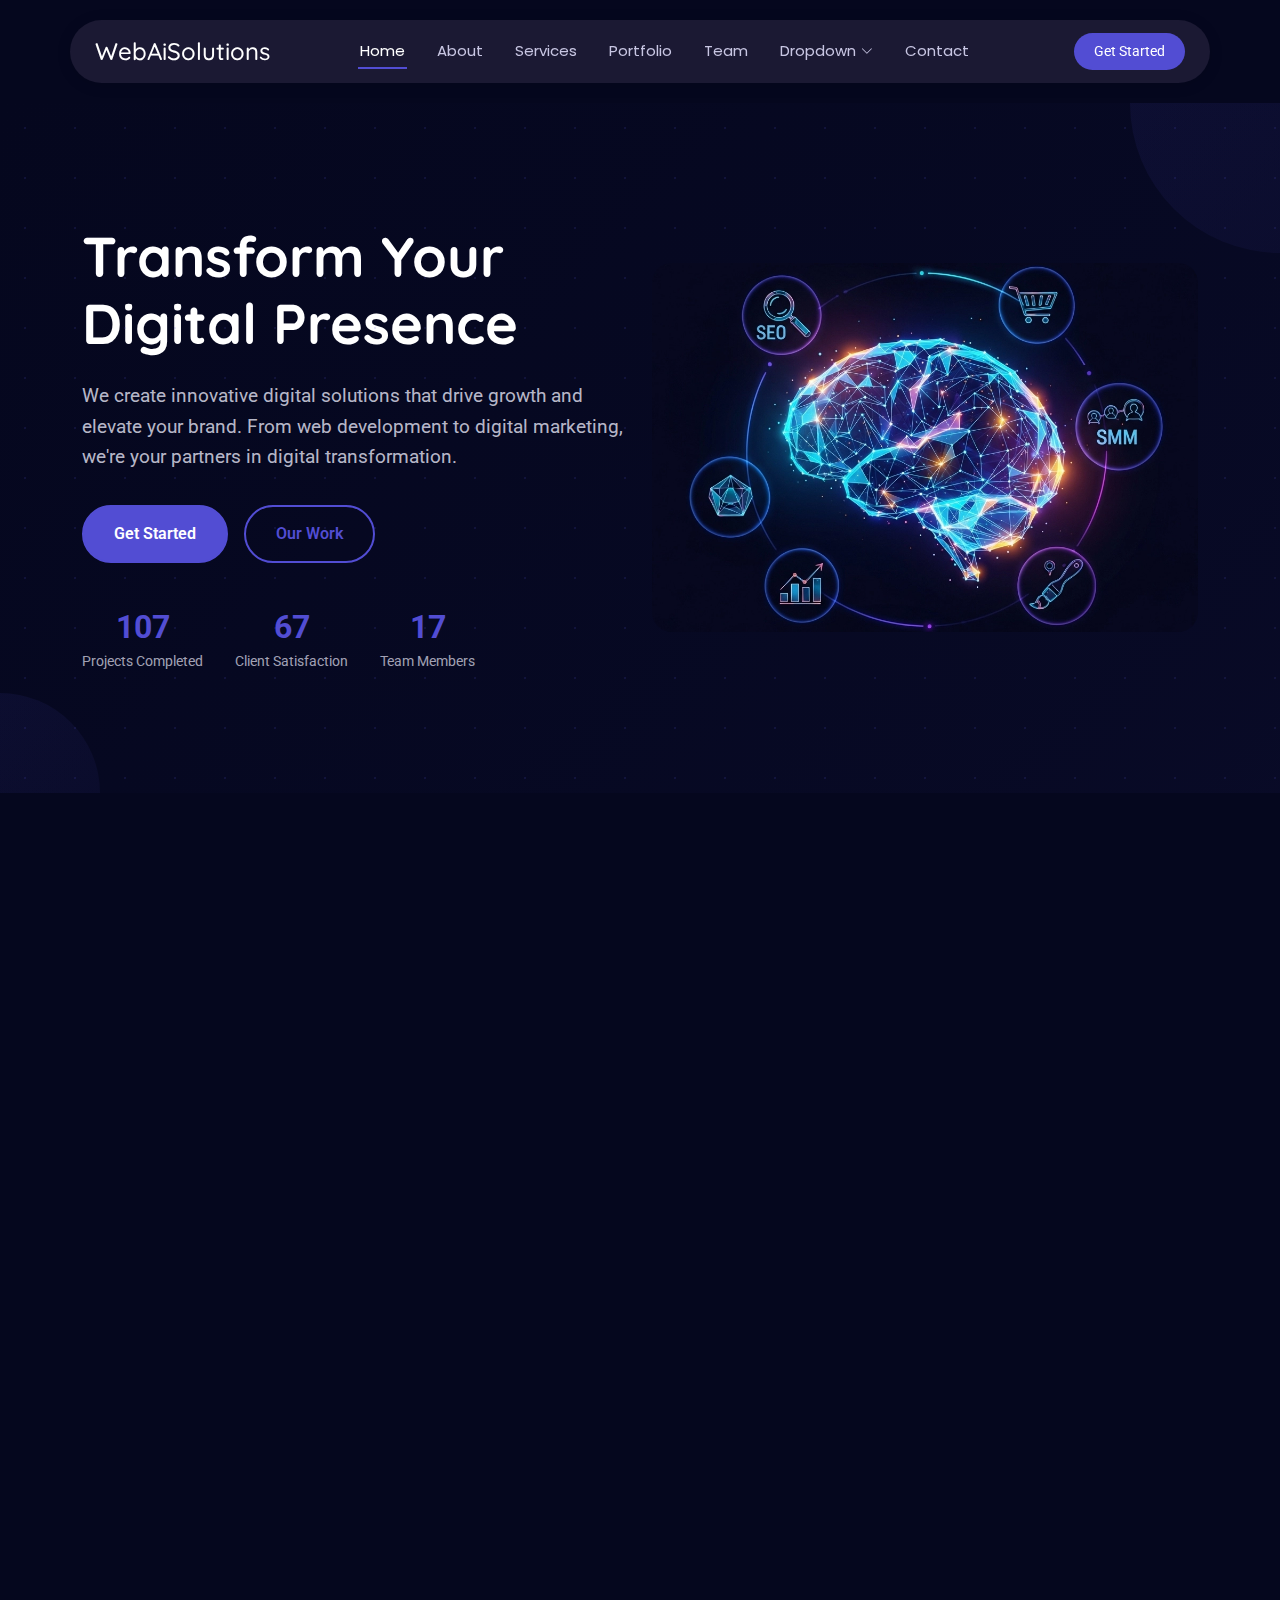
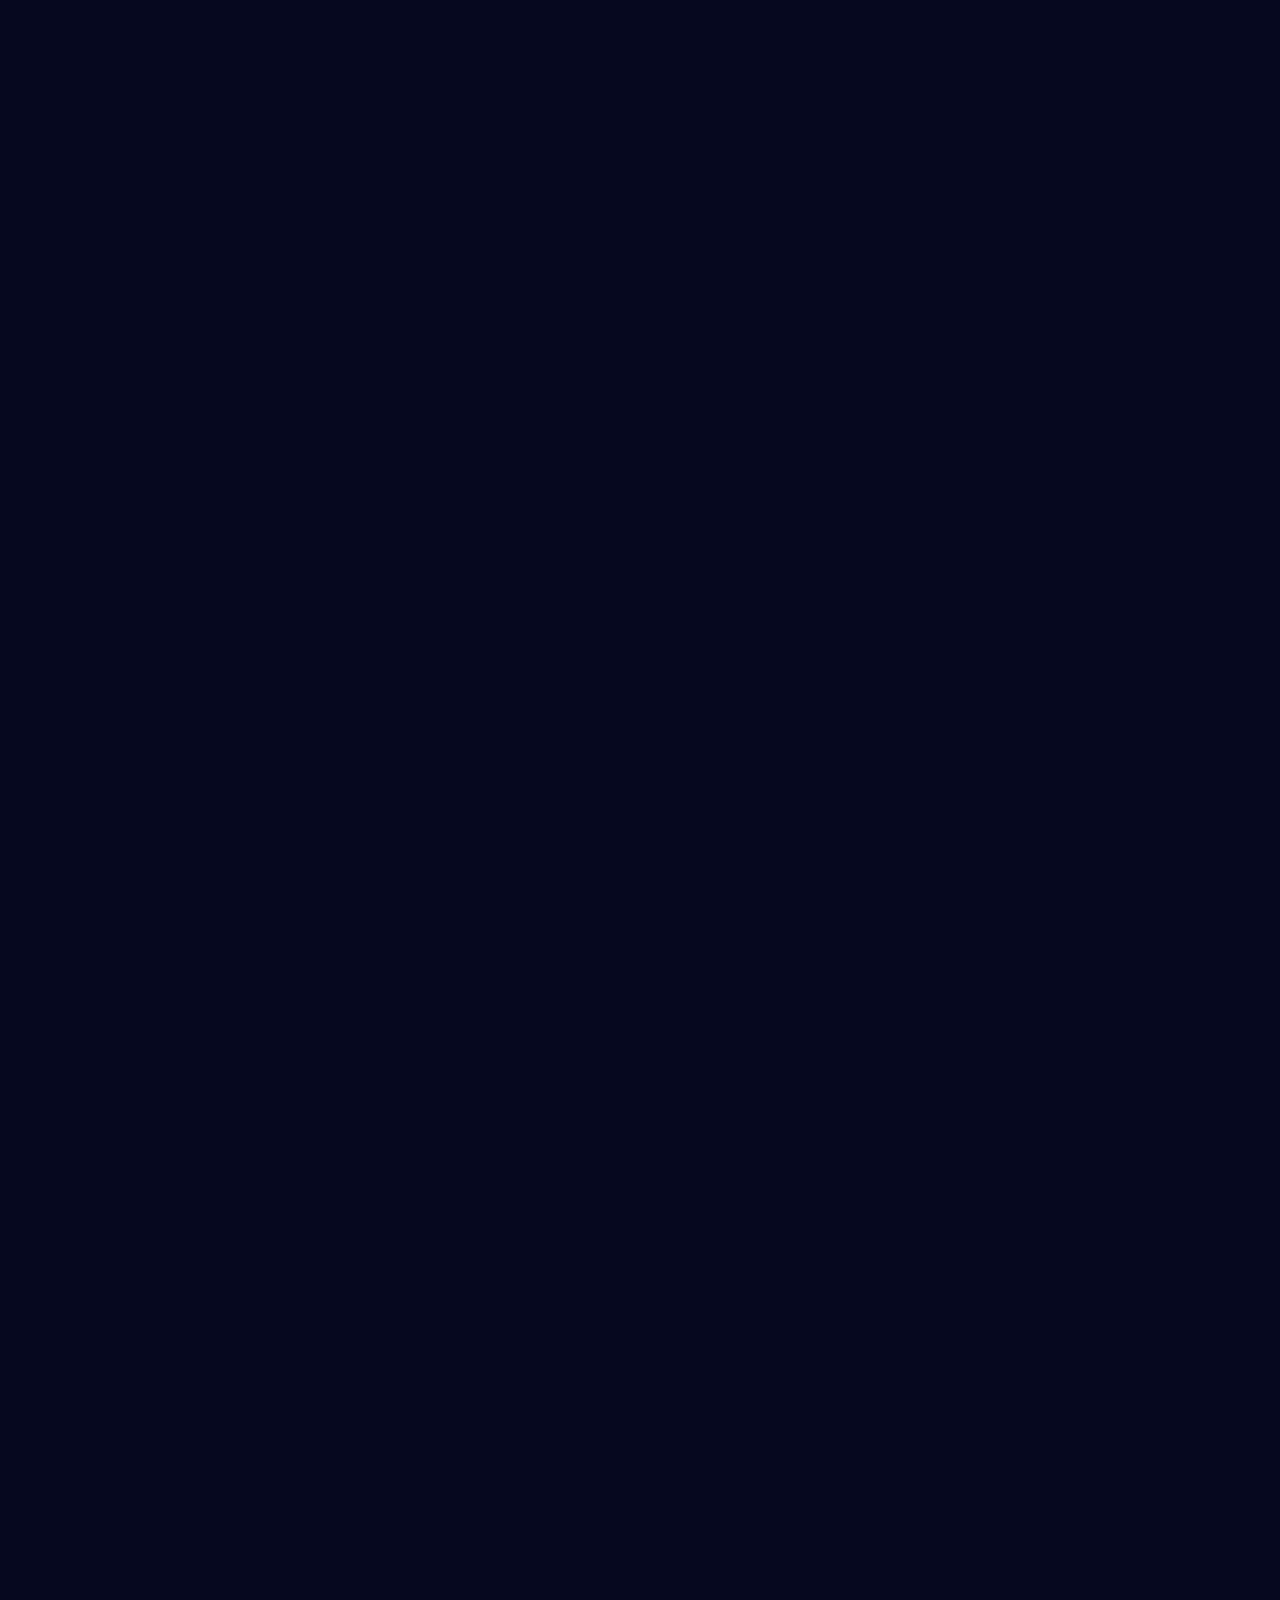
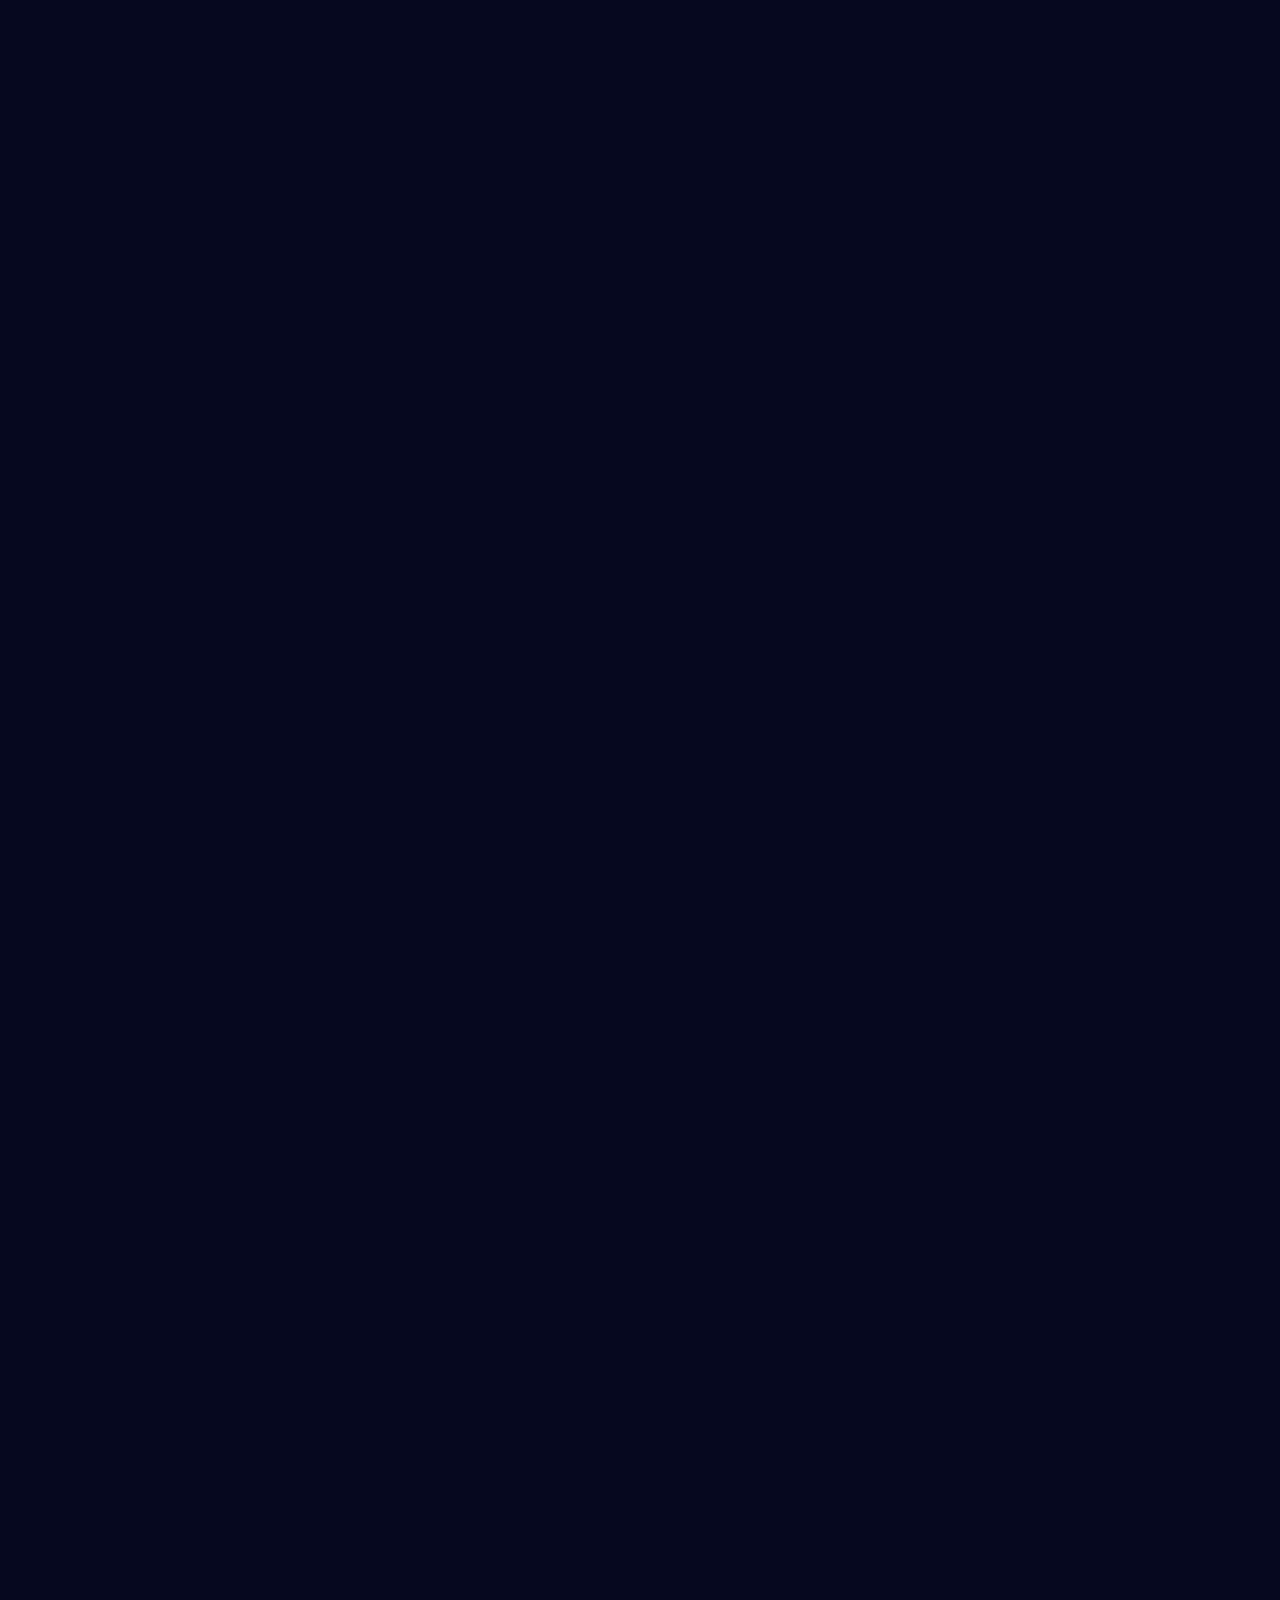
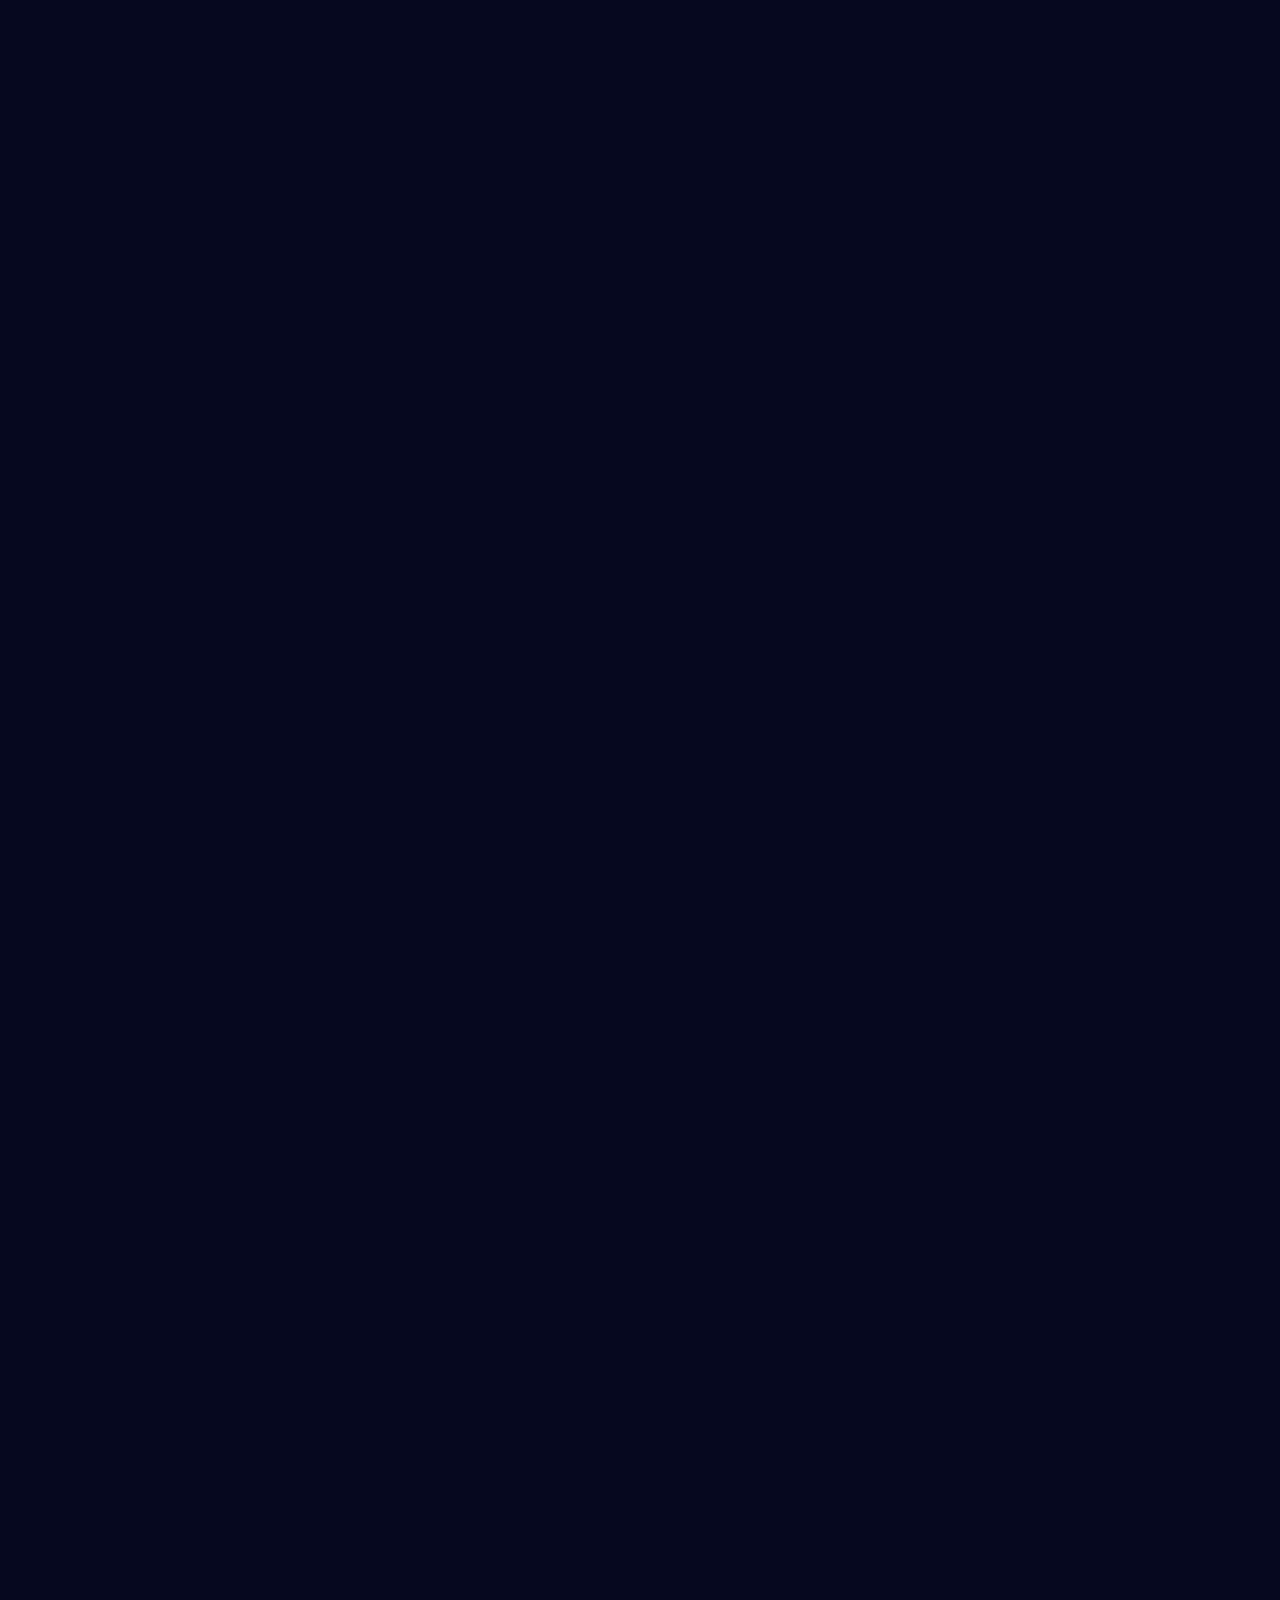
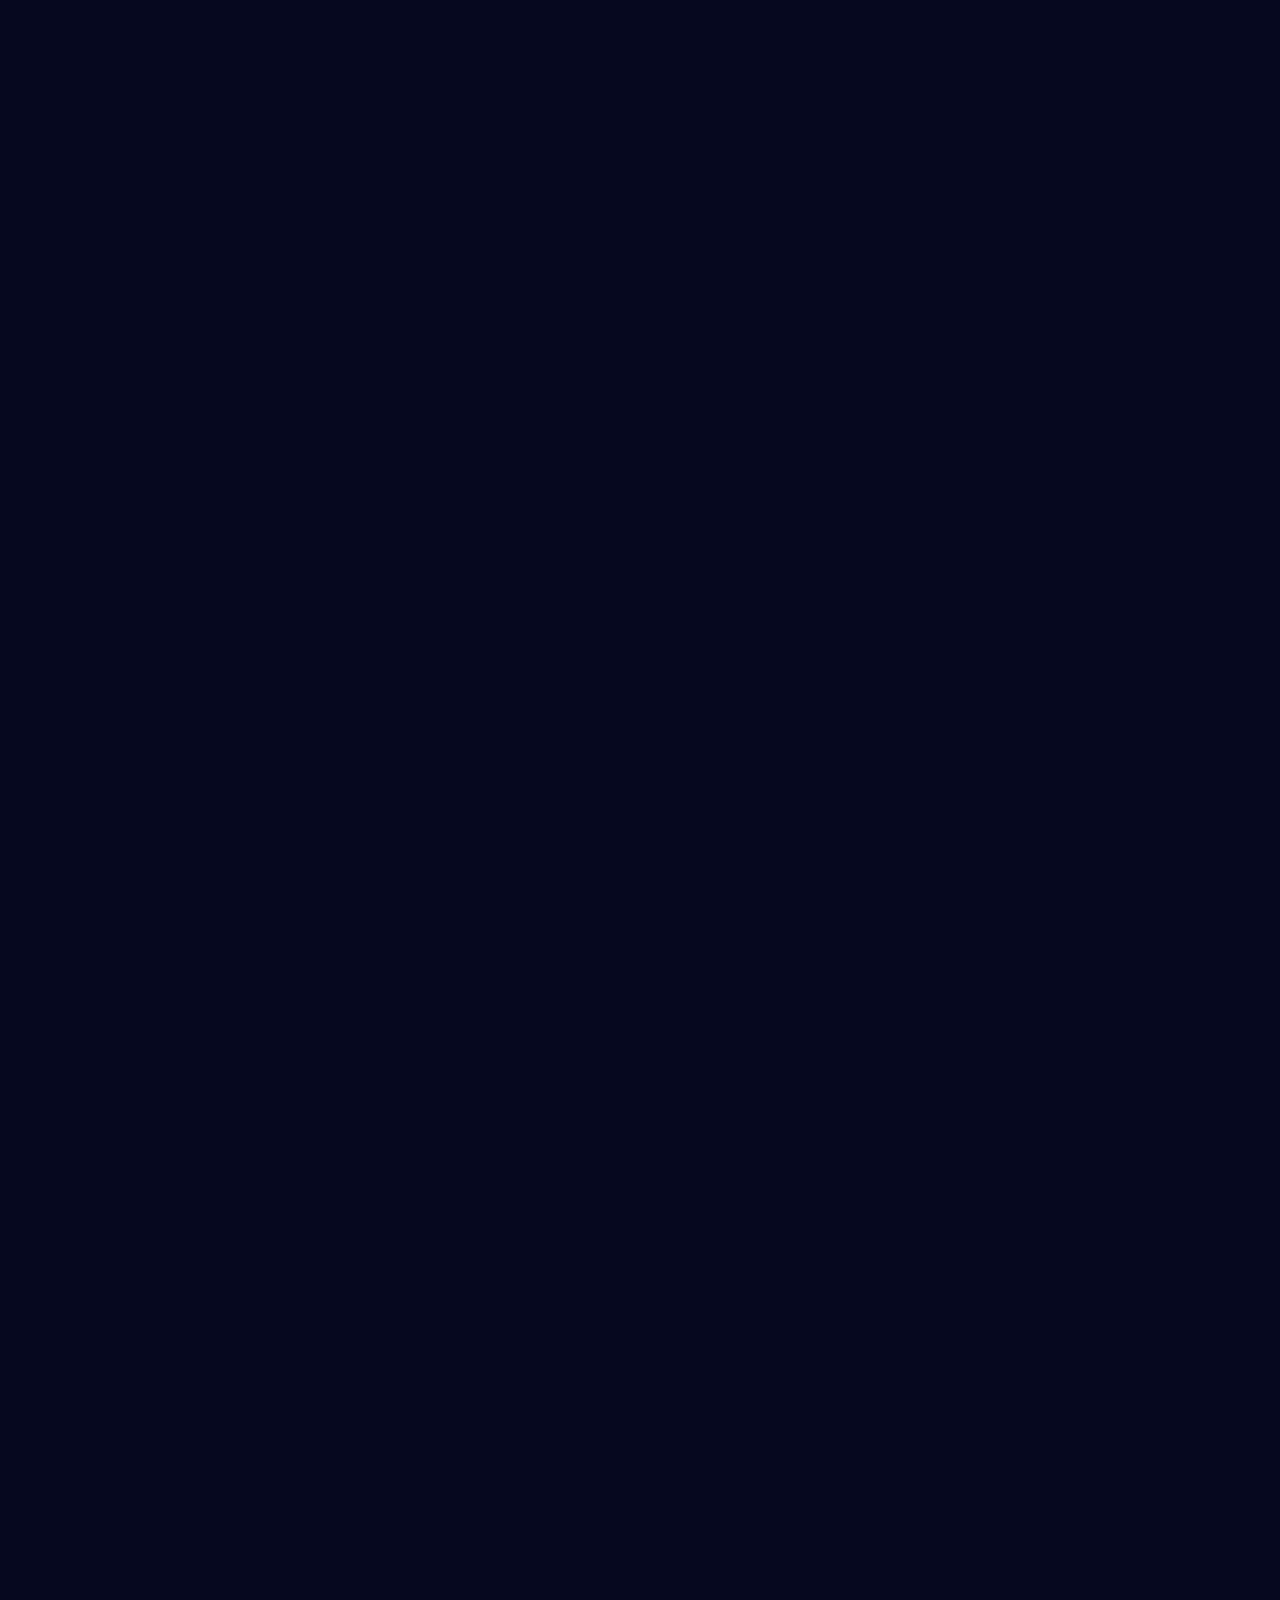
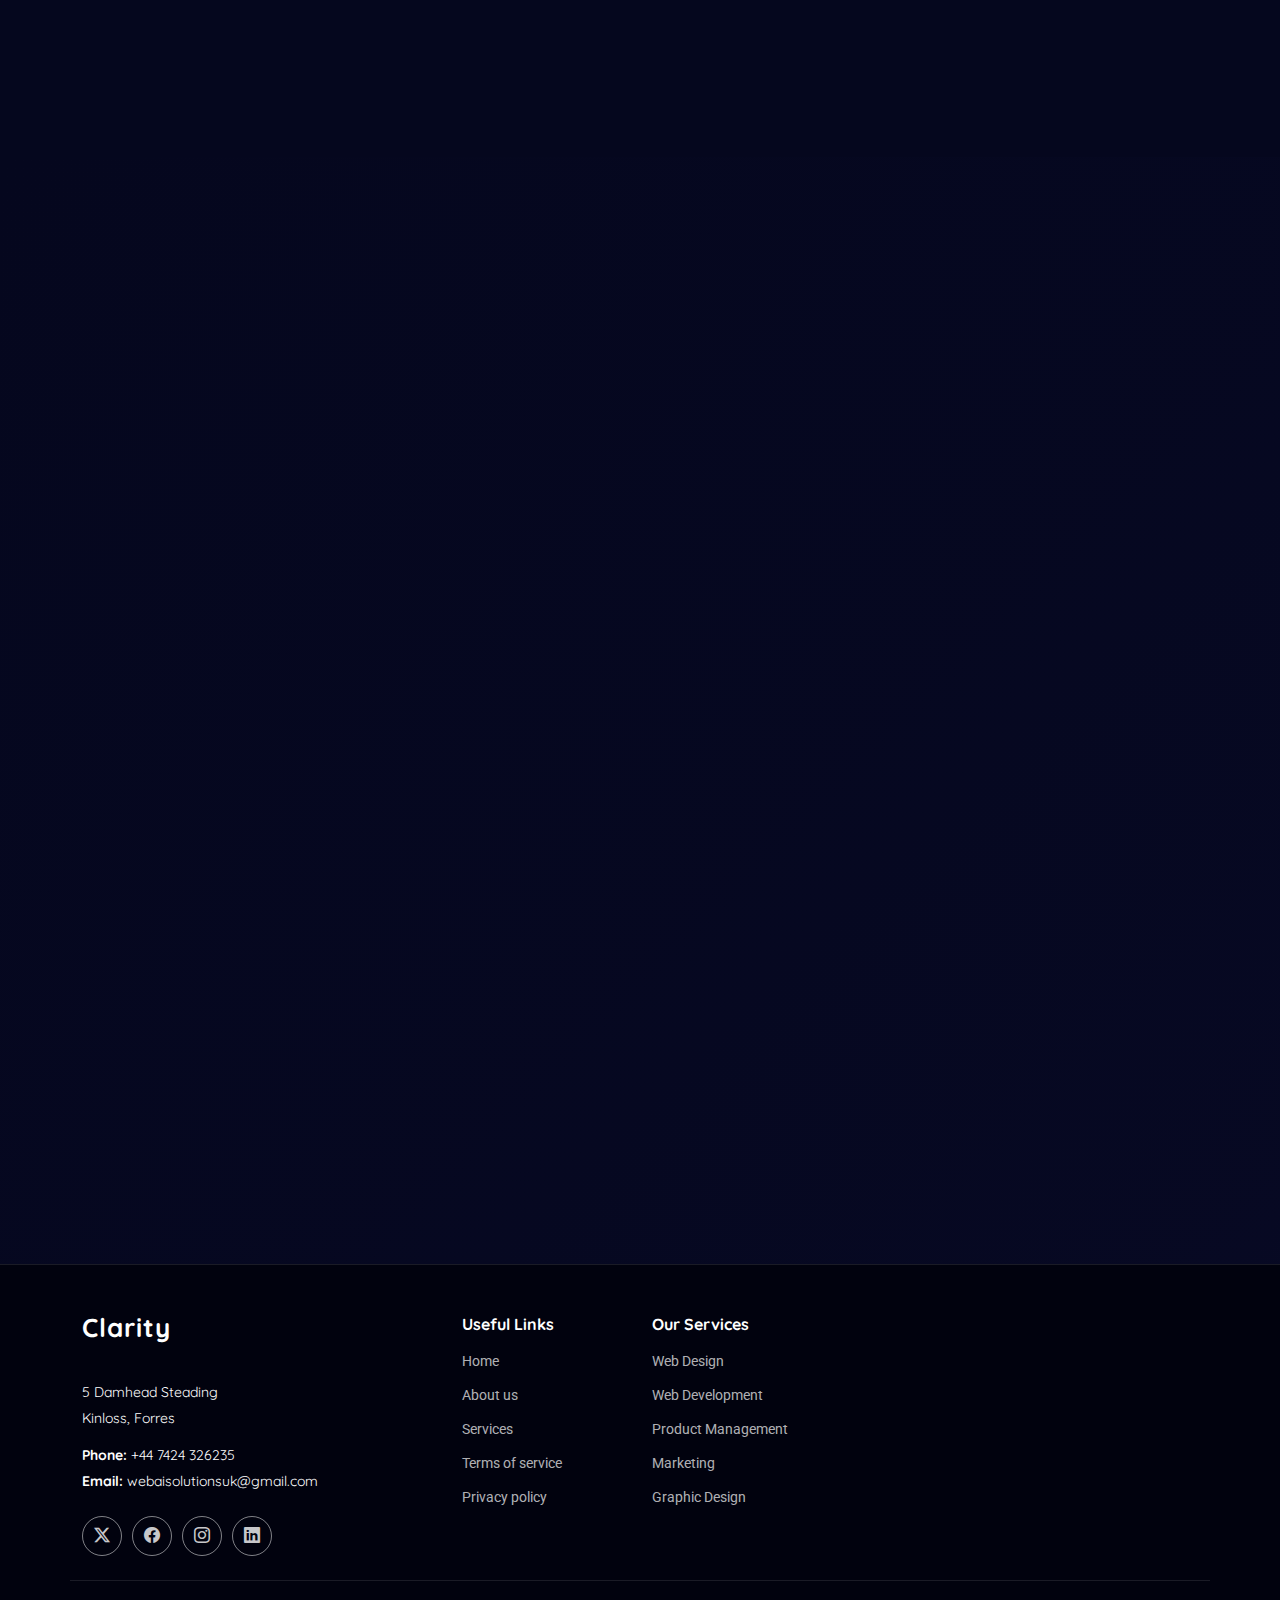
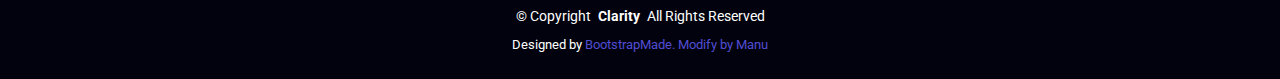
<file: index.html>
<!DOCTYPE html>
<html lang="en">

<head>
  <meta charset="utf-8">
  <meta content="width=device-width, initial-scale=1.0" name="viewport">
  <title>WebaiSolutions</title>
  <meta name="description" content="">
  <meta name="keywords" content="">

  <!-- Favicons -->
  <link href="assets/img/favicon.png" rel="icon">
  <link href="assets/img/apple-touch-icon.png" rel="apple-touch-icon">

  <!-- Fonts -->
  <link href="https://fonts.googleapis.com" rel="preconnect">
  <link href="https://fonts.gstatic.com" rel="preconnect" crossorigin>
  <link href="https://fonts.googleapis.com/css2?family=Roboto:ital,wght@0,100;0,300;0,400;0,500;0,700;0,900;1,100;1,300;1,400;1,500;1,700;1,900&family=Poppins:ital,wght@0,100;0,200;0,300;0,400;0,500;0,600;0,700;0,800;0,900;1,100;1,200;1,300;1,400;1,500;1,600;1,700;1,800;1,900&family=Quicksand:wght@300;400;500;600;700&display=swap" rel="stylesheet">

  <!-- Vendor CSS Files -->
  <link href="assets/vendor/bootstrap/css/bootstrap.min.css" rel="stylesheet">
  <link href="assets/vendor/bootstrap-icons/bootstrap-icons.css" rel="stylesheet">
  <link href="assets/vendor/aos/aos.css" rel="stylesheet">
  <link href="assets/vendor/swiper/swiper-bundle.min.css" rel="stylesheet">
  <link href="assets/vendor/glightbox/css/glightbox.min.css" rel="stylesheet">

  <!-- Main CSS File -->
  <link href="assets/css/main.css" rel="stylesheet">

  <!-- =======================================================
  * Template Name: Clarity
  * Template URL: https://bootstrapmade.com/clarity-bootstrap-agency-template/
  * Updated: Sep 13 2025 with Bootstrap v5.3.8
  * Author: BootstrapMade.com
  * License: https://bootstrapmade.com/license/
  ======================================================== -->
</head>

<body class="index-page">

  <header id="header" class="header d-flex align-items-center sticky-top">
    <div class="header-container container-fluid container-xl position-relative d-flex align-items-center justify-content-between">

      <a href="index.html" class="logo d-flex align-items-center me-auto me-xl-0">
        <!-- Uncomment the line below if you also wish to use an image logo -->
        <!-- <img src="assets/img/logo.webp" alt=""> -->
        <h1 class="sitename">WebAiSolutions</h1>
      </a>

      <nav id="navmenu" class="navmenu">
        <ul>
          <li><a href="#hero" class="active">Home</a></li>
          <li><a href="#about">About</a></li>
          <li><a href="#services">Services</a></li>
          <li><a href="#portfolio">Portfolio</a></li>
          <li><a href="#team">Team</a></li>
          <li class="dropdown"><a href="#"><span>Dropdown</span> <i class="bi bi-chevron-down toggle-dropdown"></i></a>
            <ul>
              <li><a href="#">Dropdown 1</a></li>
              <li class="dropdown"><a href="#"><span>Deep Dropdown</span> <i class="bi bi-chevron-down toggle-dropdown"></i></a>
                <ul>
                  <li><a href="#">Deep Dropdown 1</a></li>
                  <li><a href="#">Deep Dropdown 2</a></li>
                  <li><a href="#">Deep Dropdown 3</a></li>
                  <li><a href="#">Deep Dropdown 4</a></li>
                  <li><a href="#">Deep Dropdown 5</a></li>
                </ul>
              </li>
              <li><a href="#">Dropdown 2</a></li>
              <li><a href="#">Dropdown 3</a></li>
              <li><a href="#">Dropdown 4</a></li>
            </ul>
          </li>
          <li><a href="#contact">Contact</a></li>
        </ul>
        <i class="mobile-nav-toggle d-xl-none bi bi-list"></i>
      </nav>

      <a class="btn-getstarted" href="#about">Get Started</a>

    </div>
  </header>

  <main class="main">

    <!-- Hero Section -->
    <section id="hero" class="hero section">

      <div class="container">
        <div class="row align-items-center">
          <div class="col-lg-6" data-aos="fade-right" data-aos-delay="100">
            <div class="hero-content">
              <h1>Transform Your Digital Presence</h1>
              <p>We create innovative digital solutions that drive growth and elevate your brand. From web development to digital marketing, we're your partners in digital transformation.</p>
              <div class="hero-buttons">
                <a href="#" class="btn btn-primary">Get Started</a>
                <a href="#" class="btn btn-outline">Our Work</a>
              </div>
              <div class="hero-stats">
                <div class="stat-item">
                  <span class="stat-number purecounter" data-purecounter-start="0" data-purecounter-end="150" data-purecounter-duration="1"></span>
                  <span class="stat-label">Projects Completed</span>
                </div>
                <div class="stat-item">
                  <span class="stat-number purecounter" data-purecounter-start="0" data-purecounter-end="95" data-purecounter-duration="1"></span>
                  <span class="stat-label">Client Satisfaction</span>
                </div>
                <div class="stat-item">
                  <span class="stat-number purecounter" data-purecounter-start="0" data-purecounter-end="24" data-purecounter-duration="1"></span>
                  <span class="stat-label">Team Members</span>
                </div>
              </div>
            </div>
          </div>
          <div class="col-lg-6" data-aos="fade-left" data-aos-delay="200">
            <div class="hero-visual">
              <div class="hero-image">
                <img src="assets/img/misc/misc-16.webp" alt="Digital Agency Hero" class="img-fluid">
              </div>
            </div>
          </div>
        </div>
      </div>

      <div class="hero-bg-elements">
        <div class="bg-shape shape-1"></div>
        <div class="bg-shape shape-2"></div>
        <div class="bg-particles"></div>
      </div>

    </section><!-- /Hero Section -->

    <!-- About Section -->
    <section id="about" class="about section">

      <div class="container" data-aos="fade-up" data-aos-delay="100">

        <div class="row gy-5 align-items-center">

          <div class="col-lg-5" data-aos="fade-right" data-aos-delay="200">
            <div class="content">
              <h6 class="subtitle">Discover Our Story</h6>
              <h2>Innovative Solutions for a Digital-First World</h2>
              <p>
                Lorem ipsum dolor sit amet, consectetur adipiscing elit, sed do eiusmod tempor incididunt ut labore et dolore magna aliqua. Ut enim ad minim veniam, quis nostrud exercitation ullamco laboris nisi ut aliquip ex ea commodo consequat.
              </p>

              <ul class="features-list">
                <li><i class="bi bi-check-circle-fill"></i><span>Excepteur sint occaecat cupidatat non proident.</span></li>
                <li><i class="bi bi-check-circle-fill"></i><span>Nemo enim ipsam voluptatem quia voluptas sit.</span></li>
                <li><i class="bi bi-check-circle-fill"></i><span>Duis aute irure dolor in reprehenderit in voluptate velit.</span></li>
              </ul>

              <a href="#" class="btn btn-primary">Discover More</a>
            </div>
          </div>

          <div class="col-lg-7" data-aos="fade-left" data-aos-delay="300">
            <div class="image-composition">
              <div class="image-main">
                <img src="assets/img/about/about-9.webp" alt="Modern office with a team working" class="img-fluid" loading="lazy">
              </div>
              <div class="image-secondary">
                <img src="assets/img/about/about-square-8.webp" alt="Collaborative discussion" class="img-fluid" loading="lazy">
              </div>
              <div class="stats-card">
                <div class="stats-item">
                  <h3>20+</h3>
                  <p>Years of Expertise</p>
                </div>
                <div class="stats-item">
                  <h3>500+</h3>
                  <p>Happy Clients</p>
                </div>
              </div>
            </div>
          </div>

        </div>

      </div>

    </section><!-- /About Section -->

    <!-- Services Section -->
    <section id="services" class="services section">

      <!-- Section Title -->
      <div class="container section-title" data-aos="fade-up">
        <h2>Services</h2>
        <p>Necessitatibus eius consequatur ex aliquid fuga eum quidem sint consectetur velit</p>
      </div><!-- End Section Title -->

      <div class="container" data-aos="fade-up" data-aos-delay="100">

        <div class="row gy-4">
          <div class="col-lg-4 col-md-6" data-aos="fade-up" data-aos-delay="200">
            <div class="service-card">
              <div class="service-icon">
                <i class="bi bi-palette"></i>
              </div>
              <h4><a href="service-details.html">Brand Identity Design</a></h4>
              <p>Donec vel sapien augue integer urna vel turpis cursus porta aliquam ligula eget ultricies.</p>
              <div class="service-badge">Most Popular</div>
              <a href="service-details.html" class="service-link">
                <span>Learn More</span>
                <i class="bi bi-arrow-right"></i>
              </a>
            </div>
          </div>

          <div class="col-lg-4 col-md-6" data-aos="fade-up" data-aos-delay="300">
            <div class="service-card">
              <div class="service-icon">
                <i class="bi bi-layout-text-window-reverse"></i>
              </div>
              <h4><a href="service-details.html">UI/UX Design</a></h4>
              <p>Mauris blandit aliquet elit eget tincidunt nibh pulvinar rutrum tellus pellentesque eu.</p>
              <a href="service-details.html" class="service-link">
                <span>Learn More</span>
                <i class="bi bi-arrow-right"></i>
              </a>
            </div>
          </div>

          <div class="col-lg-4 col-md-6" data-aos="fade-up" data-aos-delay="400">
            <div class="service-card">
              <div class="service-icon">
                <i class="bi bi-code-slash"></i>
              </div>
              <h4><a href="service-details.html">Web Development</a></h4>
              <p>Vestibulum ante ipsum primis in faucibus orci luctus et ultrices posuere cubilia curae.</p>
              <a href="service-details.html" class="service-link">
                <span>Learn More</span>
                <i class="bi bi-arrow-right"></i>
              </a>
            </div>
          </div>

          <div class="col-lg-4 col-md-6" data-aos="fade-up" data-aos-delay="500">
            <div class="service-card">
              <div class="service-icon">
                <i class="bi bi-phone"></i>
              </div>
              <h4><a href="service-details.html">Mobile App Design</a></h4>
              <p>Nulla facilisi morbi tempus iaculis urna id volutpat lacus laoreet non curabitur gravida.</p>
              <a href="service-details.html" class="service-link">
                <span>Learn More</span>
                <i class="bi bi-arrow-right"></i>
              </a>
            </div>
          </div>

          <div class="col-lg-4 col-md-6" data-aos="fade-up" data-aos-delay="200">
            <div class="service-card">
              <div class="service-icon">
                <i class="bi bi-megaphone"></i>
              </div>
              <h4><a href="service-details.html">Digital Marketing</a></h4>
              <p>Sed porttitor lectus nibh donec sollicitudin molestie malesuada proin eget tortor risus.</p>
              <a href="service-details.html" class="service-link">
                <span>Learn More</span>
                <i class="bi bi-arrow-right"></i>
              </a>
            </div>
          </div>

          <div class="col-lg-4 col-md-6" data-aos="fade-up" data-aos-delay="300">
            <div class="service-card">
              <div class="service-icon">
                <i class="bi bi-search"></i>
              </div>
              <h4><a href="service-details.html">SEO Optimization</a></h4>
              <p>Curabitur arcu erat accumsan id imperdiet et porttitor at sem pellentesque habitant morbi.</p>
              <a href="service-details.html" class="service-link">
                <span>Learn More</span>
                <i class="bi bi-arrow-right"></i>
              </a>
            </div>
          </div>

        </div>

        <div class="row mt-5">
          <div class="col-12 text-center" data-aos="fade-up" data-aos-delay="400">
            <div class="services-cta">
              <h3>Ready to Transform Your Digital Presence?</h3>
              <p>Let's discuss your project and create something amazing together</p>
              <a href="service-details.html" class="btn btn-primary">Get Started Today</a>
            </div>
          </div>
        </div>

      </div>

    </section><!-- /Services Section -->

    <!-- Portfolio Section -->
    <section id="portfolio" class="portfolio section">

      <!-- Section Title -->
      <div class="container section-title" data-aos="fade-up">
        <h2>Portfolio</h2>
        <p>Necessitatibus eius consequatur ex aliquid fuga eum quidem sint consectetur velit</p>
      </div><!-- End Section Title -->

      <div class="container" data-aos="fade-up" data-aos-delay="100">

        <div class="isotope-layout" data-default-filter="*" data-layout="masonry" data-sort="original-order">
          <ul class="portfolio-filters isotope-filters" data-aos="fade-up" data-aos-delay="200">
            <li data-filter="*" class="filter-active">All Projects</li>
            <li data-filter=".filter-web">Web Design</li>
            <li data-filter=".filter-mobile">Mobile Apps</li>
            <li data-filter=".filter-branding">Branding</li>
            <li data-filter=".filter-ui">UI/UX</li>
          </ul><!-- End Portfolio Filters -->

          <div class="row gy-4 isotope-container" data-aos="fade-up" data-aos-delay="300">
            <div class="col-xl-4 col-lg-6 portfolio-item isotope-item filter-web">
              <div class="portfolio-wrapper">
                <div class="portfolio-image">
                  <img src="assets/img/portfolio/portfolio-7.webp" alt="Creative Web Project" class="img-fluid" loading="lazy">
                  <div class="portfolio-hover">
                    <div class="portfolio-actions">
                      <a href="assets/img/portfolio/portfolio-7.webp" class="glightbox action-btn preview-btn" title="Preview Project">
                        <i class="bi bi-eye"></i>
                      </a>
                      <a href="#" class="action-btn details-btn" title="View Details">
                        <i class="bi bi-arrow-up-right"></i>
                      </a>
                    </div>
                  </div>
                </div>
                <div class="portfolio-content">
                  <div class="portfolio-meta">
                    <span class="project-type">Web Design</span>
                    <div class="project-rating">
                      <i class="bi bi-star-fill"></i>
                      <span>4.8</span>
                    </div>
                  </div>
                  <h3>Digital Innovation Platform</h3>
                  <p>Lorem ipsum dolor sit amet, consectetur adipiscing elit. Sed do eiusmod tempor incididunt ut labore.</p>
                  <div class="portfolio-tech">
                    <span class="tech-badge">React</span>
                    <span class="tech-badge">Node.js</span>
                    <span class="tech-badge">AWS</span>
                  </div>
                </div>
              </div>
            </div>

            <div class="col-xl-4 col-lg-6 portfolio-item isotope-item filter-mobile">
              <div class="portfolio-wrapper">
                <div class="portfolio-image">
                  <img src="assets/img/portfolio/portfolio-8.webp" alt="Mobile App Project" class="img-fluid" loading="lazy">
                  <div class="portfolio-hover">
                    <div class="portfolio-actions">
                      <a href="assets/img/portfolio/portfolio-8.webp" class="glightbox action-btn preview-btn" title="Preview Project">
                        <i class="bi bi-eye"></i>
                      </a>
                      <a href="#" class="action-btn details-btn" title="View Details">
                        <i class="bi bi-arrow-up-right"></i>
                      </a>
                    </div>
                  </div>
                </div>
                <div class="portfolio-content">
                  <div class="portfolio-meta">
                    <span class="project-type">Mobile App</span>
                    <div class="project-rating">
                      <i class="bi bi-star-fill"></i>
                      <span>4.9</span>
                    </div>
                  </div>
                  <h3>Smart Productivity App</h3>
                  <p>Vestibulum ante ipsum primis in faucibus orci luctus et ultrices posuere cubilia curae.</p>
                  <div class="portfolio-tech">
                    <span class="tech-badge">Flutter</span>
                    <span class="tech-badge">Firebase</span>
                    <span class="tech-badge">AI</span>
                  </div>
                </div>
              </div>
            </div>

            <div class="col-xl-4 col-lg-6 portfolio-item isotope-item filter-branding">
              <div class="portfolio-wrapper">
                <div class="portfolio-image">
                  <img src="assets/img/portfolio/portfolio-9.webp" alt="Branding Project" class="img-fluid" loading="lazy">
                  <div class="portfolio-hover">
                    <div class="portfolio-actions">
                      <a href="assets/img/portfolio/portfolio-9.webp" class="glightbox action-btn preview-btn" title="Preview Project">
                        <i class="bi bi-eye"></i>
                      </a>
                      <a href="#" class="action-btn details-btn" title="View Details">
                        <i class="bi bi-arrow-up-right"></i>
                      </a>
                    </div>
                  </div>
                </div>
                <div class="portfolio-content">
                  <div class="portfolio-meta">
                    <span class="project-type">Branding</span>
                    <div class="project-rating">
                      <i class="bi bi-star-fill"></i>
                      <span>5.0</span>
                    </div>
                  </div>
                  <h3>Modern Brand Identity</h3>
                  <p>Mauris blandit aliquet elit, eget tincidunt nibh pulvinar a. Curabitur arcu erat, accumsan id.</p>
                  <div class="portfolio-tech">
                    <span class="tech-badge">Illustrator</span>
                    <span class="tech-badge">Figma</span>
                    <span class="tech-badge">Brand</span>
                  </div>
                </div>
              </div>
            </div>

            <div class="col-xl-4 col-lg-6 portfolio-item isotope-item filter-ui">
              <div class="portfolio-wrapper">
                <div class="portfolio-image">
                  <img src="assets/img/portfolio/portfolio-10.webp" alt="UI/UX Project" class="img-fluid" loading="lazy">
                  <div class="portfolio-hover">
                    <div class="portfolio-actions">
                      <a href="assets/img/portfolio/portfolio-10.webp" class="glightbox action-btn preview-btn" title="Preview Project">
                        <i class="bi bi-eye"></i>
                      </a>
                      <a href="#" class="action-btn details-btn" title="View Details">
                        <i class="bi bi-arrow-up-right"></i>
                      </a>
                    </div>
                  </div>
                </div>
                <div class="portfolio-content">
                  <div class="portfolio-meta">
                    <span class="project-type">UI/UX</span>
                    <div class="project-rating">
                      <i class="bi bi-star-fill"></i>
                      <span>4.7</span>
                    </div>
                  </div>
                  <h3>SaaS Dashboard Design</h3>
                  <p>Pellentesque habitant morbi tristique senectus et netus et malesuada fames ac turpis egestas.</p>
                  <div class="portfolio-tech">
                    <span class="tech-badge">Figma</span>
                    <span class="tech-badge">Prototyping</span>
                    <span class="tech-badge">UX</span>
                  </div>
                </div>
              </div>
            </div>

            <div class="col-xl-4 col-lg-6 portfolio-item isotope-item filter-web">
              <div class="portfolio-wrapper">
                <div class="portfolio-image">
                  <img src="assets/img/portfolio/portfolio-11.webp" alt="E-commerce Platform" class="img-fluid" loading="lazy">
                  <div class="portfolio-hover">
                    <div class="portfolio-actions">
                      <a href="assets/img/portfolio/portfolio-11.webp" class="glightbox action-btn preview-btn" title="Preview Project">
                        <i class="bi bi-eye"></i>
                      </a>
                      <a href="#" class="action-btn details-btn" title="View Details">
                        <i class="bi bi-arrow-up-right"></i>
                      </a>
                    </div>
                  </div>
                </div>
                <div class="portfolio-content">
                  <div class="portfolio-meta">
                    <span class="project-type">E-commerce</span>
                    <div class="project-rating">
                      <i class="bi bi-star-fill"></i>
                      <span>4.6</span>
                    </div>
                  </div>
                  <h3>E-commerce Platform</h3>
                  <p>Donec rutrum congue leo eget malesuada. Vivamus magna justo, lacinia eget consectetur sed.</p>
                  <div class="portfolio-tech">
                    <span class="tech-badge">Shopify</span>
                    <span class="tech-badge">React</span>
                    <span class="tech-badge">API</span>
                  </div>
                </div>
              </div>
            </div>

            <div class="col-xl-4 col-lg-6 portfolio-item isotope-item filter-mobile">
              <div class="portfolio-wrapper">
                <div class="portfolio-image">
                  <img src="assets/img/portfolio/portfolio-12.webp" alt="Fintech Mobile App" class="img-fluid" loading="lazy">
                  <div class="portfolio-hover">
                    <div class="portfolio-actions">
                      <a href="assets/img/portfolio/portfolio-12.webp" class="glightbox action-btn preview-btn" title="Preview Project">
                        <i class="bi bi-eye"></i>
                      </a>
                      <a href="#" class="action-btn details-btn" title="View Details">
                        <i class="bi bi-arrow-up-right"></i>
                      </a>
                    </div>
                  </div>
                </div>
                <div class="portfolio-content">
                  <div class="portfolio-meta">
                    <span class="project-type">Fintech</span>
                    <div class="project-rating">
                      <i class="bi bi-star-fill"></i>
                      <span>4.8</span>
                    </div>
                  </div>
                  <h3>Fintech Mobile Solution</h3>
                  <p>Cras ultricies ligula sed magna dictum porta. Proin eget tortor risus. Sed porttitor lectus nibh.</p>
                  <div class="portfolio-tech">
                    <span class="tech-badge">Swift</span>
                    <span class="tech-badge">Kotlin</span>
                    <span class="tech-badge">Blockchain</span>
                  </div>
                </div>
              </div>
            </div>
          </div><!-- End Portfolio Items Container -->

        </div>

        <div class="portfolio-cta text-center" data-aos="fade-up" data-aos-delay="400">
          <h4>Ready to start your next project?</h4>
          <p>Let's work together to bring your digital vision to life</p>
          <div class="cta-buttons">
            <a href="#contact" class="btn btn-primary">Start a Project</a>
            <a href="#portfolio" class="btn btn-outline">View All Work</a>
          </div>
        </div>

      </div>

    </section><!-- /Portfolio Section -->

    <!-- Why Us Section -->
    <section id="why-us" class="why-us section">

      <!-- Section Title -->
      <div class="container section-title" data-aos="fade-up">
        <h2>Why Us</h2>
        <p>Necessitatibus eius consequatur ex aliquid fuga eum quidem sint consectetur velit</p>
      </div><!-- End Section Title -->

      <div class="container" data-aos="fade-up" data-aos-delay="100">

        <div class="row g-4">

          <div class="col-lg-4 col-md-6" data-aos="fade-up" data-aos-delay="200">
            <div class="feature-card">
              <div class="icon-wrapper">
                <i class="bi bi-palette-fill"></i>
              </div>
              <h4>Creative Excellence</h4>
              <p>Lorem ipsum dolor sit amet, consectetur adipiscing elit. Sed do eiusmod tempor incididunt ut labore et dolore magna aliqua ut enim ad minim veniam.</p>
              <div class="feature-stats">
                <span class="stat-number" data-purecounter-start="0" data-purecounter-end="95" data-purecounter-duration="2">95</span>
                <span class="stat-label">% Client Satisfaction</span>
              </div>
            </div>
          </div><!-- End Feature Card -->

          <div class="col-lg-4 col-md-6" data-aos="fade-up" data-aos-delay="300">
            <div class="feature-card">
              <div class="icon-wrapper">
                <i class="bi bi-graph-up-arrow"></i>
              </div>
              <h4>Proven Results</h4>
              <p>Ut enim ad minim veniam, quis nostrud exercitation ullamco laboris nisi ut aliquip ex ea commodo consequat duis aute irure dolor in reprehenderit.</p>
              <div class="feature-stats">
                <span class="stat-number" data-purecounter-start="0" data-purecounter-end="200" data-purecounter-duration="2">200</span>
                <span class="stat-label">% ROI Increase</span>
              </div>
            </div>
          </div><!-- End Feature Card -->

          <div class="col-lg-4 col-md-6" data-aos="fade-up" data-aos-delay="400">
            <div class="feature-card">
              <div class="icon-wrapper">
                <i class="bi bi-award-fill"></i>
              </div>
              <h4>Expert Team</h4>
              <p>Excepteur sint occaecat cupidatat non proident, sunt in culpa qui officia deserunt mollit anim id est laborum sed ut perspiciatis unde omnis.</p>
              <div class="feature-stats">
                <span class="stat-number" data-purecounter-start="0" data-purecounter-end="50" data-purecounter-duration="2">50</span>
                <span class="stat-label">+ Awards Won</span>
              </div>
            </div>
          </div><!-- End Feature Card -->

        </div>

        <div class="row mt-5">
          <div class="col-lg-6" data-aos="fade-right" data-aos-delay="200">
            <div class="feature-showcase">
              <img src="assets/img/illustration/illustration-14.webp" alt="Creative Process" class="img-fluid">
            </div>
          </div>

          <div class="col-lg-6" data-aos="fade-left" data-aos-delay="300">
            <div class="feature-content">
              <h3>Why Leading Brands Choose Us</h3>
              <p class="lead">Duis aute irure dolor in reprehenderit in voluptate velit esse cillum dolore eu fugiat nulla pariatur excepteur sint occaecat.</p>

              <div class="feature-list">
                <div class="feature-item">
                  <div class="feature-icon">
                    <i class="bi bi-check-circle-fill"></i>
                  </div>
                  <div class="feature-text">
                    <h5>Strategic Thinking</h5>
                    <p>Lorem ipsum dolor sit amet consectetur adipiscing elit sed do eiusmod tempor incididunt.</p>
                  </div>
                </div>

                <div class="feature-item">
                  <div class="feature-icon">
                    <i class="bi bi-check-circle-fill"></i>
                  </div>
                  <div class="feature-text">
                    <h5>Data-Driven Approach</h5>
                    <p>Ut enim ad minim veniam quis nostrud exercitation ullamco laboris nisi ut aliquip ex ea.</p>
                  </div>
                </div>

                <div class="feature-item">
                  <div class="feature-icon">
                    <i class="bi bi-check-circle-fill"></i>
                  </div>
                  <div class="feature-text">
                    <h5>24/7 Support</h5>
                    <p>Excepteur sint occaecat cupidatat non proident sunt in culpa qui officia deserunt mollit.</p>
                  </div>
                </div>
              </div>

              <div class="cta-wrapper">
                <a href="#" class="btn btn-primary">Start Your Project</a>
                <a href="#" class="btn btn-outline">View Portfolio</a>
              </div>
            </div>
          </div>
        </div>

      </div>

    </section><!-- /Why Us Section -->

    <!-- Testimonials Section -->
    <section id="testimonials" class="testimonials section">

      <!-- Section Title -->
      <div class="container section-title" data-aos="fade-up">
        <h2>Testimonials</h2>
        <p>Necessitatibus eius consequatur ex aliquid fuga eum quidem sint consectetur velit</p>
      </div><!-- End Section Title -->

      <div class="container" data-aos="fade-up" data-aos-delay="100">

        <div class="testimonials-slider swiper init-swiper">
          <script type="application/json" class="swiper-config">
            {
              "loop": true,
              "speed": 600,
              "autoplay": {
                "delay": 4000
              },
              "slidesPerView": 1,
              "centeredSlides": true,
              "spaceBetween": 20,
              "pagination": {
                "el": ".swiper-pagination",
                "type": "bullets",
                "clickable": true
              },
              "breakpoints": {
                "768": {
                  "slidesPerView": 1.5,
                  "spaceBetween": 30
                },
                "1200": {
                  "slidesPerView": 3,
                  "spaceBetween": 40
                }
              }
            }
          </script>
          <div class="swiper-wrapper">
            <div class="swiper-slide">
              <div class="testimonial-card" data-aos="zoom-in" data-aos-delay="100">
                <div class="testimonial-header">
                  <div class="user-avatar">
                    <img src="assets/img/person/person-f-12.webp" alt="Profile Image">
                  </div>
                  <div class="user-info">
                    <h3>Jennifer Martinez</h3>
                    <span class="user-role">Product Designer</span>
                    <div class="rating">
                      <i class="bi bi-star-fill"></i>
                      <i class="bi bi-star-fill"></i>
                      <i class="bi bi-star-fill"></i>
                      <i class="bi bi-star-fill"></i>
                      <i class="bi bi-star-fill"></i>
                    </div>
                  </div>
                </div>
                <div class="testimonial-content">
                  <div class="quote-mark">
                    <i class="bi bi-quote"></i>
                  </div>
                  <p>Excepteur sint occaecat cupidatat non proident, sunt in culpa qui officia deserunt mollit anim id est laborum consectetur adipiscing elit.</p>
                </div>
                <div class="testimonial-footer">
                  <div class="company-badge">
                    <i class="bi bi-building"></i>
                    <span>TechCorp</span>
                  </div>
                  <div class="verified-badge">
                    <i class="bi bi-patch-check-fill"></i>
                    <span>Verified</span>
                  </div>
                </div>
              </div>
            </div><!-- End testimonial item -->

            <div class="swiper-slide">
              <div class="testimonial-card" data-aos="zoom-in" data-aos-delay="200">
                <div class="testimonial-header">
                  <div class="user-avatar">
                    <img src="assets/img/person/person-m-11.webp" alt="Profile Image">
                  </div>
                  <div class="user-info">
                    <h3>Alexander Chen</h3>
                    <span class="user-role">Frontend Engineer</span>
                    <div class="rating">
                      <i class="bi bi-star-fill"></i>
                      <i class="bi bi-star-fill"></i>
                      <i class="bi bi-star-fill"></i>
                      <i class="bi bi-star-fill"></i>
                      <i class="bi bi-star-fill"></i>
                    </div>
                  </div>
                </div>
                <div class="testimonial-content">
                  <div class="quote-mark">
                    <i class="bi bi-quote"></i>
                  </div>
                  <p>Sed do eiusmod tempor incididunt ut labore et dolore magna aliqua. Ut enim ad minim veniam, quis nostrud exercitation ullamco laboris nisi ut aliquip.</p>
                </div>
                <div class="testimonial-footer">
                  <div class="company-badge">
                    <i class="bi bi-building"></i>
                    <span>InnovateLab</span>
                  </div>
                  <div class="verified-badge">
                    <i class="bi bi-patch-check-fill"></i>
                    <span>Verified</span>
                  </div>
                </div>
              </div>
            </div><!-- End testimonial item -->

            <div class="swiper-slide">
              <div class="testimonial-card" data-aos="zoom-in" data-aos-delay="300">
                <div class="testimonial-header">
                  <div class="user-avatar">
                    <img src="assets/img/person/person-f-8.webp" alt="Profile Image">
                  </div>
                  <div class="user-info">
                    <h3>Rachel Taylor</h3>
                    <span class="user-role">Marketing Lead</span>
                    <div class="rating">
                      <i class="bi bi-star-fill"></i>
                      <i class="bi bi-star-fill"></i>
                      <i class="bi bi-star-fill"></i>
                      <i class="bi bi-star-fill"></i>
                      <i class="bi bi-star-fill"></i>
                    </div>
                  </div>
                </div>
                <div class="testimonial-content">
                  <div class="quote-mark">
                    <i class="bi bi-quote"></i>
                  </div>
                  <p>Duis aute irure dolor in reprehenderit in voluptate velit esse cillum dolore eu fugiat nulla pariatur excepteur sint occaecat cupidatat non proident.</p>
                </div>
                <div class="testimonial-footer">
                  <div class="company-badge">
                    <i class="bi bi-building"></i>
                    <span>GrowthCo</span>
                  </div>
                  <div class="verified-badge">
                    <i class="bi bi-patch-check-fill"></i>
                    <span>Verified</span>
                  </div>
                </div>
              </div>
            </div><!-- End testimonial item -->

            <div class="swiper-slide">
              <div class="testimonial-card" data-aos="zoom-in" data-aos-delay="100">
                <div class="testimonial-header">
                  <div class="user-avatar">
                    <img src="assets/img/person/person-m-14.webp" alt="Profile Image">
                  </div>
                  <div class="user-info">
                    <h3>Christopher Lee</h3>
                    <span class="user-role">VP Engineering</span>
                    <div class="rating">
                      <i class="bi bi-star-fill"></i>
                      <i class="bi bi-star-fill"></i>
                      <i class="bi bi-star-fill"></i>
                      <i class="bi bi-star-fill"></i>
                      <i class="bi bi-star-fill"></i>
                    </div>
                  </div>
                </div>
                <div class="testimonial-content">
                  <div class="quote-mark">
                    <i class="bi bi-quote"></i>
                  </div>
                  <p>Lorem ipsum dolor sit amet, consectetur adipiscing elit, sed do eiusmod tempor incididunt ut labore et dolore magna aliqua enim ad minim veniam.</p>
                </div>
                <div class="testimonial-footer">
                  <div class="company-badge">
                    <i class="bi bi-building"></i>
                    <span>DevStream</span>
                  </div>
                  <div class="verified-badge">
                    <i class="bi bi-patch-check-fill"></i>
                    <span>Verified</span>
                  </div>
                </div>
              </div>
            </div><!-- End testimonial item -->

            <div class="swiper-slide">
              <div class="testimonial-card" data-aos="zoom-in" data-aos-delay="200">
                <div class="testimonial-header">
                  <div class="user-avatar">
                    <img src="assets/img/person/person-f-5.webp" alt="Profile Image">
                  </div>
                  <div class="user-info">
                    <h3>Amanda Rodriguez</h3>
                    <span class="user-role">UX Researcher</span>
                    <div class="rating">
                      <i class="bi bi-star-fill"></i>
                      <i class="bi bi-star-fill"></i>
                      <i class="bi bi-star-fill"></i>
                      <i class="bi bi-star-fill"></i>
                      <i class="bi bi-star-fill"></i>
                    </div>
                  </div>
                </div>
                <div class="testimonial-content">
                  <div class="quote-mark">
                    <i class="bi bi-quote"></i>
                  </div>
                  <p>Quis nostrud exercitation ullamco laboris nisi ut aliquip ex ea commodo consequat duis aute irure dolor in reprehenderit in voluptate velit esse.</p>
                </div>
                <div class="testimonial-footer">
                  <div class="company-badge">
                    <i class="bi bi-building"></i>
                    <span>UserFirst</span>
                  </div>
                  <div class="verified-badge">
                    <i class="bi bi-patch-check-fill"></i>
                    <span>Verified</span>
                  </div>
                </div>
              </div>
            </div><!-- End testimonial item -->
          </div>
          <div class="swiper-pagination"></div>
        </div>

      </div>

    </section><!-- /Testimonials Section -->

    <!-- Team Section -->
    <section id="team" class="team section">

      <!-- Section Title -->
      <div class="container section-title" data-aos="fade-up">
        <h2>Team</h2>
        <p>Necessitatibus eius consequatur ex aliquid fuga eum quidem sint consectetur velit</p>
      </div><!-- End Section Title -->

      <div class="container" data-aos="fade-up" data-aos-delay="100">

        <div class="row g-4">

          <div class="col-lg-6">
            <div class="team-intro" data-aos="fade-right" data-aos-delay="150">
              <div class="intro-content">
                <h3>Meet Our Exceptional Team</h3>
                <p>Temporibus autem quibusdam et aut officiis debitis aut rerum necessitatibus saepe eveniet ut et voluptates repudiandae sint et molestiae non recusandae.</p>
                <div class="stats-row">
                  <div class="stat-item">
                    <span class="stat-number">50+</span>
                    <span class="stat-label">Team Members</span>
                  </div>
                  <div class="stat-item">
                    <span class="stat-number">8</span>
                    <span class="stat-label">Departments</span>
                  </div>
                  <div class="stat-item">
                    <span class="stat-number">15+</span>
                    <span class="stat-label">Countries</span>
                  </div>
                </div>
              </div>
            </div>
          </div>

          <div class="col-lg-6">
            <div class="team-grid" data-aos="fade-left" data-aos-delay="200">
              <div class="member-hexagon" data-aos="zoom-in" data-aos-delay="250">
                <div class="hexagon-inner">
                  <img src="assets/img/person/person-f-3.webp" alt="Team member">
                  <div class="member-overlay">
                    <h5>Sarah Chen</h5>
                    <span>Creative Director</span>
                    <div class="social-icons">
                      <a href="#"><i class="bi bi-linkedin"></i></a>
                      <a href="#"><i class="bi bi-twitter"></i></a>
                    </div>
                  </div>
                </div>
              </div>

              <div class="member-hexagon" data-aos="zoom-in" data-aos-delay="300">
                <div class="hexagon-inner">
                  <img src="assets/img/person/person-m-4.webp" alt="Team member">
                  <div class="member-overlay">
                    <h5>Marcus Johnson</h5>
                    <span>Tech Lead</span>
                    <div class="social-icons">
                      <a href="#"><i class="bi bi-github"></i></a>
                      <a href="#"><i class="bi bi-linkedin"></i></a>
                    </div>
                  </div>
                </div>
              </div>

              <div class="member-hexagon" data-aos="zoom-in" data-aos-delay="350">
                <div class="hexagon-inner">
                  <img src="assets/img/person/person-f-8.webp" alt="Team member">
                  <div class="member-overlay">
                    <h5>Emma Rodriguez</h5>
                    <span>Product Manager</span>
                    <div class="social-icons">
                      <a href="#"><i class="bi bi-instagram"></i></a>
                      <a href="#"><i class="bi bi-dribbble"></i></a>
                    </div>
                  </div>
                </div>
              </div>

              <div class="member-hexagon" data-aos="zoom-in" data-aos-delay="400">
                <div class="hexagon-inner">
                  <img src="assets/img/person/person-m-6.webp" alt="Team member">
                  <div class="member-overlay">
                    <h5>David Kim</h5>
                    <span>UX Architect</span>
                    <div class="social-icons">
                      <a href="#"><i class="bi bi-behance"></i></a>
                      <a href="#"><i class="bi bi-linkedin"></i></a>
                    </div>
                  </div>
                </div>
              </div>
            </div>
          </div>

        </div>

        <div class="row mt-5">
          <div class="col-12">
            <div class="team-carousel-wrapper" data-aos="fade-up" data-aos-delay="200">
              <h4 class="carousel-title">Leadership Team</h4>

              <div class="leadership-slider swiper init-swiper">
                <script type="application/json" class="swiper-config">
                  {
                    "loop": true,
                    "speed": 600,
                    "autoplay": {
                      "delay": 4000
                    },
                    "slidesPerView": 1,
                    "spaceBetween": 0,
                    "pagination": {
                      "el": ".swiper-pagination",
                      "clickable": true
                    },
                    "breakpoints": {
                      "768": {
                        "slidesPerView": 2
                      },
                      "1024": {
                        "slidesPerView": 3
                      }
                    }
                  }
                </script>
                <div class="swiper-wrapper">
                  <div class="swiper-slide">
                    <div class="leader-card">
                      <div class="leader-image">
                        <img src="assets/img/person/person-f-14.webp" alt="Leader">
                      </div>
                      <div class="leader-info">
                        <h5>Jennifer Walsh</h5>
                        <span class="position">Chief Executive Officer</span>
                        <p>Excepteur sint occaecat cupidatat non proident sunt in culpa qui officia deserunt mollit anim id.</p>
                        <div class="leader-contact">
                          <a href="#" class="contact-btn">
                            <i class="bi bi-envelope"></i>
                          </a>
                          <a href="#" class="contact-btn">
                            <i class="bi bi-linkedin"></i>
                          </a>
                        </div>
                      </div>
                    </div>
                  </div>

                  <div class="swiper-slide">
                    <div class="leader-card">
                      <div class="leader-image">
                        <img src="assets/img/person/person-m-13.webp" alt="Leader">
                      </div>
                      <div class="leader-info">
                        <h5>Robert Martinez</h5>
                        <span class="position">Chief Technology Officer</span>
                        <p>Sed do eiusmod tempor incididunt ut labore et dolore magna aliqua ut enim ad minim veniam quis.</p>
                        <div class="leader-contact">
                          <a href="#" class="contact-btn">
                            <i class="bi bi-envelope"></i>
                          </a>
                          <a href="#" class="contact-btn">
                            <i class="bi bi-github"></i>
                          </a>
                        </div>
                      </div>
                    </div>
                  </div>

                  <div class="swiper-slide">
                    <div class="leader-card">
                      <div class="leader-image">
                        <img src="assets/img/person/person-f-5.webp" alt="Leader">
                      </div>
                      <div class="leader-info">
                        <h5>Lisa Thompson</h5>
                        <span class="position">Head of Operations</span>
                        <p>Duis aute irure dolor in reprehenderit in voluptate velit esse cillum dolore eu fugiat nulla pariatur.</p>
                        <div class="leader-contact">
                          <a href="#" class="contact-btn">
                            <i class="bi bi-envelope"></i>
                          </a>
                          <a href="#" class="contact-btn">
                            <i class="bi bi-twitter"></i>
                          </a>
                        </div>
                      </div>
                    </div>
                  </div>

                  <div class="swiper-slide">
                    <div class="leader-card">
                      <div class="leader-image">
                        <img src="assets/img/person/person-m-9.webp" alt="Leader">
                      </div>
                      <div class="leader-info">
                        <h5>Alex Garcia</h5>
                        <span class="position">VP of Marketing</span>
                        <p>Lorem ipsum dolor sit amet consectetur adipiscing elit sed do eiusmod tempor incididunt ut labore.</p>
                        <div class="leader-contact">
                          <a href="#" class="contact-btn">
                            <i class="bi bi-envelope"></i>
                          </a>
                          <a href="#" class="contact-btn">
                            <i class="bi bi-instagram"></i>
                          </a>
                        </div>
                      </div>
                    </div>
                  </div>
                </div>
                <div class="swiper-pagination"></div>
              </div>
            </div>
          </div>
        </div>

        <div class="row mt-4">
          <div class="col-lg-8 offset-lg-2">
            <div class="join-team-cta" data-aos="fade-up" data-aos-delay="300">
              <div class="cta-icon">
                <i class="bi bi-rocket-takeoff"></i>
              </div>
              <div class="cta-content">
                <h4>Ready to Join Our Mission?</h4>
                <p>At vero eos et accusamus et iusto odio dignissimos ducimus qui blanditiis praesentium voluptatum deleniti atque corrupti quos dolores.</p>
                <div class="cta-actions">
                  <a href="#" class="btn btn-primary">View Open Roles</a>
                  <a href="#" class="btn btn-outline">Learn Our Culture</a>
                </div>
              </div>
            </div>
          </div>
        </div>

      </div>

    </section><!-- /Team Section -->

    <!-- Contact Section -->
    <section id="contact" class="contact section">
      <!-- Section Title -->
      <div class="container section-title" data-aos="fade-up">
        <h2>Contact</h2>
        <p>Necessitatibus eius consequatur ex aliquid fuga eum quidem sint consectetur velit</p>
      </div><!-- End Section Title -->

      <div class="container" data-aos="fade-up" data-aos-delay="100">
        <div class="row align-items-center">
          <div class="col-lg-5" data-aos="fade-right" data-aos-delay="200">
            <div class="contact-form-card">
              <div class="form-header">
                <div class="header-icon">
                  <i class="bi bi-chat-dots-fill"></i>
                </div>
                <h3>Let's Start a Conversation</h3>
                <p>We’re ready to hear your ideas and help take your project to the next level. Fill out the form and we’ll get back to you as soon as possible.</p>
              </div>

              <form action="forms/contact.php" method="post" class="php-email-form">
                <div class="row">
                  <div class="col-md-6 mb-3">
                    <input type="text" name="name" class="form-control" placeholder="Your Name" required="">
                  </div>
                  <div class="col-md-6 mb-3">
                    <input type="email" class="form-control" name="email" placeholder="Email Address" required="">
                  </div>
                </div>

                <div class="mb-3">
                  <input type="text" class="form-control" name="subject" placeholder="What's this about?" required="">
                </div>

                <div class="mb-4">
                  <textarea class="form-control" name="message" rows="4" placeholder="Tell us more about your project..." required=""></textarea>
                </div>

                <div class="my-3">
                  <div class="loading">Loading</div>
                  <div class="error-message"></div>
                  <div class="sent-message">Your message has been sent. Thank you!</div>
                </div>

                <button type="submit" class="submit-btn">
                  <span>Send Message</span>
                  <i class="bi bi-send-fill"></i>
                </button>
              </form>
            </div>
          </div>

          <div class="col-lg-7" data-aos="fade-left" data-aos-delay="200">
            <div class="contact-info-area">
              <div class="info-header">
                <h3>Ready to Transform Your Ideas?</h3>
                <p>Bring your vision to life with tailored solutions designed to elevate your brand. From concept to execution, we help you turn ideas into impactful results that truly stand out.</p>
              </div>

              <div class="contact-methods">
                <div class="method-card" data-aos="zoom-in" data-aos-delay="250">
                  <div class="card-icon">
                    <i class="bi bi-envelope-at"></i>
                  </div>
                  <div class="card-content">
                    <h5>Email Us</h5>
                    <p>webaisolutionsuk@gmail.com</p>
                    <span class="response-time">Response in 2-4 hours</span>
                  </div>
                </div>

                <div class="method-card" data-aos="zoom-in" data-aos-delay="300">
                  <div class="card-icon">
                    <i class="bi bi-telephone"></i>
                  </div>
                  <div class="card-content">
                    <h5>Call Us</h5>
                    <p>+44 7424 3262353</p>
                    <span class="response-time">Available 9AM - 8PM</span>
                  </div>
                </div>

                <div class="method-card" data-aos="zoom-in" data-aos-delay="350">
                  <div class="card-icon">
                    <i class="bi bi-geo-alt"></i>
                  </div>
                  <div class="card-content">
                    <h5>AI Bot</h5>
                    <p>Coming soon...</p>
                    <span class="response-time">Open Monday - Saturday</span>
                  </div>
                </div>
              </div>

              <div class="additional-info" data-aos="fade-up" data-aos-delay="400">
                <div class="info-stats">
                  <div class="stat-item">
                    <div class="stat-number">24h</div>
                    <div class="stat-label">Average Response</div>
                  </div>
                  <div class="stat-item">
                    <div class="stat-number">98%</div>
                    <div class="stat-label">Client Satisfaction</div>
                  </div>
                  <div class="stat-item">
                    <div class="stat-number">150+</div>
                    <div class="stat-label">Projects Delivered</div>
                  </div>
                </div>

                <div class="social-connect">
                  <h6>Connect With Us</h6>
                  <div class="social-links">
                    <a href="#" class="social-link"><i class="bi bi-linkedin"></i></a>
                    <a href="#" class="social-link"><i class="bi bi-twitter-x"></i></a>
                    <a href="#" class="social-link"><i class="bi bi-github"></i></a>
                    <a href="#" class="social-link"><i class="bi bi-discord"></i></a>
                  </div>
                </div>
              </div>
            </div>
          </div>
        </div>
      </div>
    </section><!-- /Contact Section -->

  </main>

  <footer id="footer" class="footer position-relative dark-background">

    <div class="container footer-top">
      <div class="row gy-4">
        <div class="col-lg-4 col-md-6 footer-about">
          <a href="index.html" class="logo d-flex align-items-center">
            <span class="sitename">Clarity</span>
          </a>
          <div class="footer-contact pt-3">
            <p>5 Damhead Steading</p>
            <p>Kinloss, Forres</p>
            <p class="mt-3"><strong>Phone:</strong> <span>+44 7424 326235</span></p>
            <p><strong>Email:</strong> <span>webaisolutionsuk@gmail.com</span></p>
          </div>
          <div class="social-links d-flex mt-4">
            <a href=""><i class="bi bi-twitter-x"></i></a>
            <a href=""><i class="bi bi-facebook"></i></a>
            <a href=""><i class="bi bi-instagram"></i></a>
            <a href=""><i class="bi bi-linkedin"></i></a>
          </div>
        </div>

        <div class="col-lg-2 col-md-3 footer-links">
          <h4>Useful Links</h4>
          <ul>
            <li><a href="#">Home</a></li>
            <li><a href="#">About us</a></li>
            <li><a href="#">Services</a></li>
            <li><a href="#">Terms of service</a></li>
            <li><a href="#">Privacy policy</a></li>
          </ul>
        </div>

        <div class="col-lg-2 col-md-3 footer-links">
          <h4>Our Services</h4>
          <ul>
            <li><a href="#">Web Design</a></li>
            <li><a href="#">Web Development</a></li>
            <li><a href="#">Product Management</a></li>
            <li><a href="#">Marketing</a></li>
            <li><a href="#">Graphic Design</a></li>
          </ul>
        </div>        
      </div>
    </div>

    <div class="container copyright text-center mt-4">
      <p>© <span>Copyright</span> <strong class="px-1 sitename">Clarity</strong> <span>All Rights Reserved</span></p>
      <div class="credits">
        <!-- All the links in the footer should remain intact. -->
        <!-- You can delete the links only if you've purchased the pro version. -->
        <!-- Licensing information: https://bootstrapmade.com/license/ -->
        <!-- Purchase the pro version with working PHP/AJAX contact form: [buy-url] -->
        Designed by <a href="https://bootstrapmade.com/">BootstrapMade. Modify by Manu</a>
      </div>
    </div>

  </footer>

  <!-- Scroll Top -->
  <a href="#" id="scroll-top" class="scroll-top d-flex align-items-center justify-content-center"><i class="bi bi-arrow-up-short"></i></a>

  <!-- Preloader -->
  <div id="preloader"></div>

  <!-- Vendor JS Files -->
  <script src="assets/vendor/bootstrap/js/bootstrap.bundle.min.js"></script>
  <script src="assets/vendor/php-email-form/validate.js"></script>
  <script src="assets/vendor/aos/aos.js"></script>
  <script src="assets/vendor/purecounter/purecounter_vanilla.js"></script>
  <script src="assets/vendor/imagesloaded/imagesloaded.pkgd.min.js"></script>
  <script src="assets/vendor/isotope-layout/isotope.pkgd.min.js"></script>
  <script src="assets/vendor/swiper/swiper-bundle.min.js"></script>
  <script src="assets/vendor/glightbox/js/glightbox.min.js"></script>

  <!-- Main JS File -->
  <script src="assets/js/main.js"></script>

</body>

</html>
</file>
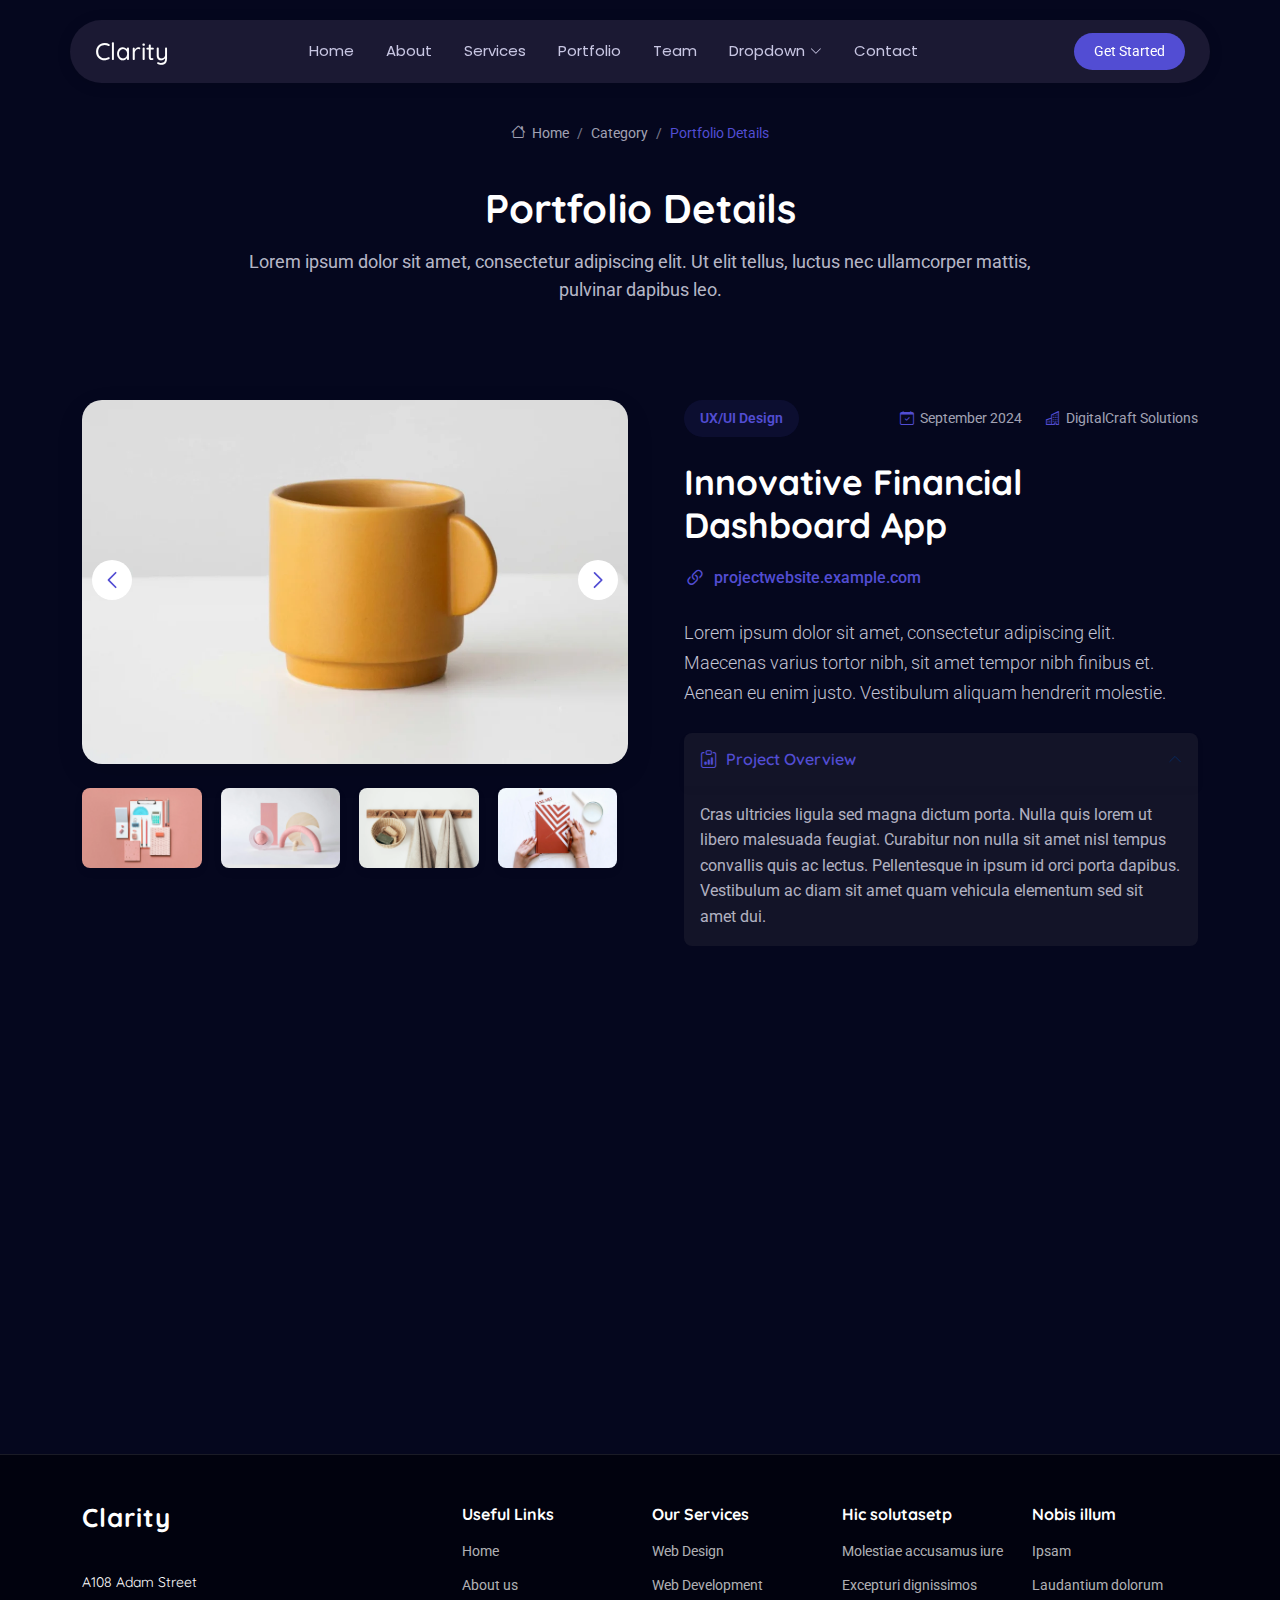
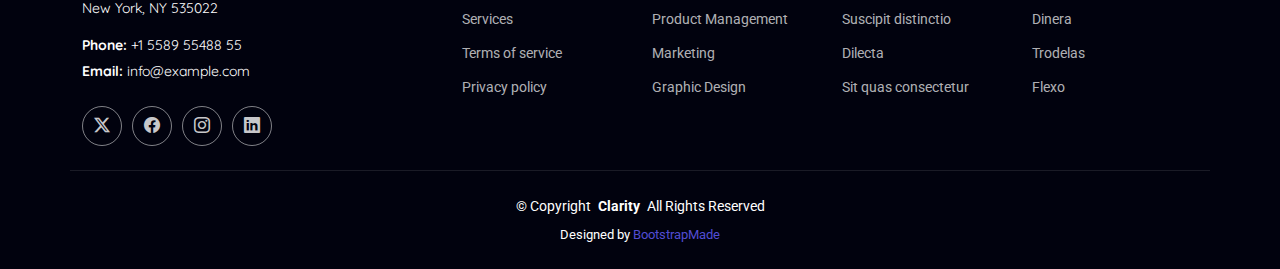
<file: portfolio-details.html>
<!DOCTYPE html>
<html lang="en">

<head>
  <meta charset="utf-8">
  <meta content="width=device-width, initial-scale=1.0" name="viewport">
  <title>Portfolio Details - Clarity Bootstrap Template</title>
  <meta name="description" content="">
  <meta name="keywords" content="">

  <!-- Favicons -->
  <link href="assets/img/favicon.png" rel="icon">
  <link href="assets/img/apple-touch-icon.png" rel="apple-touch-icon">

  <!-- Fonts -->
  <link href="https://fonts.googleapis.com" rel="preconnect">
  <link href="https://fonts.gstatic.com" rel="preconnect" crossorigin>
  <link href="https://fonts.googleapis.com/css2?family=Roboto:ital,wght@0,100;0,300;0,400;0,500;0,700;0,900;1,100;1,300;1,400;1,500;1,700;1,900&family=Poppins:ital,wght@0,100;0,200;0,300;0,400;0,500;0,600;0,700;0,800;0,900;1,100;1,200;1,300;1,400;1,500;1,600;1,700;1,800;1,900&family=Quicksand:wght@300;400;500;600;700&display=swap" rel="stylesheet">

  <!-- Vendor CSS Files -->
  <link href="assets/vendor/bootstrap/css/bootstrap.min.css" rel="stylesheet">
  <link href="assets/vendor/bootstrap-icons/bootstrap-icons.css" rel="stylesheet">
  <link href="assets/vendor/aos/aos.css" rel="stylesheet">
  <link href="assets/vendor/swiper/swiper-bundle.min.css" rel="stylesheet">
  <link href="assets/vendor/glightbox/css/glightbox.min.css" rel="stylesheet">

  <!-- Main CSS File -->
  <link href="assets/css/main.css" rel="stylesheet">

  <!-- =======================================================
  * Template Name: Clarity
  * Template URL: https://bootstrapmade.com/clarity-bootstrap-agency-template/
  * Updated: Sep 13 2025 with Bootstrap v5.3.8
  * Author: BootstrapMade.com
  * License: https://bootstrapmade.com/license/
  ======================================================== -->
</head>

<body class="portfolio-details-page">

  <header id="header" class="header d-flex align-items-center sticky-top">
    <div class="header-container container-fluid container-xl position-relative d-flex align-items-center justify-content-between">

      <a href="index.html" class="logo d-flex align-items-center me-auto me-xl-0">
        <!-- Uncomment the line below if you also wish to use an image logo -->
        <!-- <img src="assets/img/logo.webp" alt=""> -->
        <h1 class="sitename">Clarity</h1>
      </a>

      <nav id="navmenu" class="navmenu">
        <ul>
          <li><a href="#hero">Home</a></li>
          <li><a href="#about">About</a></li>
          <li><a href="#services">Services</a></li>
          <li><a href="#portfolio">Portfolio</a></li>
          <li><a href="#team">Team</a></li>
          <li class="dropdown"><a href="#"><span>Dropdown</span> <i class="bi bi-chevron-down toggle-dropdown"></i></a>
            <ul>
              <li><a href="#">Dropdown 1</a></li>
              <li class="dropdown"><a href="#"><span>Deep Dropdown</span> <i class="bi bi-chevron-down toggle-dropdown"></i></a>
                <ul>
                  <li><a href="#">Deep Dropdown 1</a></li>
                  <li><a href="#">Deep Dropdown 2</a></li>
                  <li><a href="#">Deep Dropdown 3</a></li>
                  <li><a href="#">Deep Dropdown 4</a></li>
                  <li><a href="#">Deep Dropdown 5</a></li>
                </ul>
              </li>
              <li><a href="#">Dropdown 2</a></li>
              <li><a href="#">Dropdown 3</a></li>
              <li><a href="#">Dropdown 4</a></li>
            </ul>
          </li>
          <li><a href="#contact">Contact</a></li>
        </ul>
        <i class="mobile-nav-toggle d-xl-none bi bi-list"></i>
      </nav>

      <a class="btn-getstarted" href="#about">Get Started</a>

    </div>
  </header>

  <main class="main">

    <!-- Page Title -->
    <div class="page-title">
      <div class="breadcrumbs">
        <nav aria-label="breadcrumb">
          <ol class="breadcrumb">
            <li class="breadcrumb-item"><a href="#"><i class="bi bi-house"></i> Home</a></li>
            <li class="breadcrumb-item"><a href="#">Category</a></li>
            <li class="breadcrumb-item active current">Portfolio Details</li>
          </ol>
        </nav>
      </div>

      <div class="title-wrapper">
        <h1>Portfolio Details</h1>
        <p>Lorem ipsum dolor sit amet, consectetur adipiscing elit. Ut elit tellus, luctus nec ullamcorper mattis, pulvinar dapibus leo.</p>
      </div>
    </div><!-- End Page Title -->

    <!-- Portfolio Details Section -->
    <section id="portfolio-details" class="portfolio-details section">

      <div class="container" data-aos="fade-up" data-aos-delay="100">

        <div class="row gy-4">
          <div class="col-lg-6" data-aos="fade-right">
            <div class="portfolio-details-media">
              <div class="main-image">
                <div class="portfolio-details-slider swiper init-swiper" data-aos="zoom-in">
                  <script type="application/json" class="swiper-config">
                    {
                      "loop": true,
                      "speed": 1000,
                      "autoplay": {
                        "delay": 6000
                      },
                      "effect": "creative",
                      "creativeEffect": {
                        "prev": {
                          "shadow": true,
                          "translate": [0, 0, -400]
                        },
                        "next": {
                          "translate": ["100%", 0, 0]
                        }
                      },
                      "slidesPerView": 1,
                      "navigation": {
                        "nextEl": ".swiper-button-next",
                        "prevEl": ".swiper-button-prev"
                      }
                    }
                  </script>
                  <div class="swiper-wrapper">
                    <div class="swiper-slide">
                      <img src="assets/img/portfolio/portfolio-5.webp" alt="Portfolio Image" class="img-fluid">
                    </div>
                    <div class="swiper-slide">
                      <img src="assets/img/portfolio/portfolio-7.webp" alt="Portfolio Image" class="img-fluid">
                    </div>
                    <div class="swiper-slide">
                      <img src="assets/img/portfolio/portfolio-8.webp" alt="Portfolio Image" class="img-fluid">
                    </div>
                  </div>
                  <div class="swiper-button-prev"></div>
                  <div class="swiper-button-next"></div>
                </div>
              </div>

              <div class="thumbnail-grid" data-aos="fade-up" data-aos-delay="200">
                <div class="row g-2 mt-3">
                  <div class="col-3">
                    <img src="assets/img/portfolio/portfolio-4.webp" alt="Gallery Image" class="img-fluid glightbox">
                  </div>
                  <div class="col-3">
                    <img src="assets/img/portfolio/portfolio-6.webp" alt="Gallery Image" class="img-fluid glightbox">
                  </div>
                  <div class="col-3">
                    <img src="assets/img/portfolio/portfolio-11.webp" alt="Gallery Image" class="img-fluid glightbox">
                  </div>
                  <div class="col-3">
                    <img src="assets/img/portfolio/portfolio-12.webp" alt="Gallery Image" class="img-fluid glightbox">
                  </div>
                </div>
              </div>

              <div class="tech-stack-badges" data-aos="fade-up" data-aos-delay="300">
                <span>Angular</span>
                <span>Express.js</span>
                <span>PostgreSQL</span>
                <span>GraphQL</span>
                <span>Firebase</span>
              </div>
            </div>
          </div>

          <div class="col-lg-6" data-aos="fade-left">
            <div class="portfolio-details-content">
              <div class="project-meta">
                <div class="badge-wrapper">
                  <span class="project-badge">UX/UI Design</span>
                </div>
                <div class="date-client">
                  <div class="meta-item">
                    <i class="bi bi-calendar-check"></i>
                    <span>September 2024</span>
                  </div>
                  <div class="meta-item">
                    <i class="bi bi-buildings"></i>
                    <span>DigitalCraft Solutions</span>
                  </div>
                </div>
              </div>

              <h2 class="project-title">Innovative Financial Dashboard App</h2>

              <div class="project-website">
                <i class="bi bi-link-45deg"></i>
                <a href="#" target="_blank">projectwebsite.example.com</a>
              </div>

              <div class="project-overview">
                <p class="lead">
                  Lorem ipsum dolor sit amet, consectetur adipiscing elit. Maecenas varius tortor nibh, sit amet tempor nibh finibus et. Aenean eu enim justo. Vestibulum aliquam hendrerit molestie.
                </p>

                <div class="accordion project-accordion" id="portfolio-details-projectAccordion">
                  <div class="accordion-item" data-aos="fade-up">
                    <h2 class="accordion-header">
                      <button class="accordion-button" type="button" data-bs-toggle="collapse" data-bs-target="#portfolio-details-collapse-1" aria-expanded="true" aria-controls="collapseOne">
                        <i class="bi bi-clipboard-data me-2"></i> Project Overview
                      </button>
                    </h2>
                    <div id="portfolio-details-collapse-1" class="accordion-collapse collapse show" data-bs-parent="#portfolio-details-projectAccordion">
                      <div class="accordion-body">
                        <p>Cras ultricies ligula sed magna dictum porta. Nulla quis lorem ut libero malesuada feugiat. Curabitur non nulla sit amet nisl tempus convallis quis ac lectus. Pellentesque in ipsum id orci porta dapibus. Vestibulum ac diam sit amet quam vehicula elementum sed sit amet dui.</p>
                      </div>
                    </div>
                  </div>

                  <div class="accordion-item" data-aos="fade-up" data-aos-delay="100">
                    <h2 class="accordion-header">
                      <button class="accordion-button collapsed" type="button" data-bs-toggle="collapse" data-bs-target="#portfolio-details-collapse-2" aria-expanded="false" aria-controls="collapseTwo">
                        <i class="bi bi-exclamation-diamond me-2"></i> The Challenge
                      </button>
                    </h2>
                    <div id="portfolio-details-collapse-2" class="accordion-collapse collapse" data-bs-parent="#portfolio-details-projectAccordion">
                      <div class="accordion-body">
                        <p>Mauris blandit aliquet elit, eget tincidunt nibh pulvinar a. Vivamus suscipit tortor eget felis porttitor volutpat. Curabitur aliquet quam id dui posuere blandit. Praesent sapien massa, convallis a pellentesque nec, egestas non nisi. Sed porttitor lectus nibh.</p>
                      </div>
                    </div>
                  </div>

                  <div class="accordion-item" data-aos="fade-up" data-aos-delay="200">
                    <h2 class="accordion-header">
                      <button class="accordion-button collapsed" type="button" data-bs-toggle="collapse" data-bs-target="#portfolio-details-collapse-3" aria-expanded="false" aria-controls="collapseThree">
                        <i class="bi bi-award me-2"></i> The Solution
                      </button>
                    </h2>
                    <div id="portfolio-details-collapse-3" class="accordion-collapse collapse" data-bs-parent="#portfolio-details-projectAccordion">
                      <div class="accordion-body">
                        <p>Donec sollicitudin molestie malesuada. Curabitur arcu erat, accumsan id imperdiet et, porttitor at sem. Vestibulum ante ipsum primis in faucibus orci luctus et ultrices posuere cubilia Curae; Donec velit neque, auctor sit amet aliquam vel, ullamcorper sit amet ligula.</p>
                      </div>
                    </div>
                  </div>
                </div>
              </div>

              <div class="project-features" data-aos="fade-up" data-aos-delay="300">
                <h3><i class="bi bi-stars"></i> Key Features</h3>
                <div class="row g-3">
                  <div class="col-md-6">
                    <ul class="feature-list">
                      <li><i class="bi bi-check2-circle"></i> Real-time Data Visualization</li>
                      <li><i class="bi bi-check2-circle"></i> User Role Management</li>
                      <li><i class="bi bi-check2-circle"></i> Secure Authentication</li>
                    </ul>
                  </div>
                  <div class="col-md-6">
                    <ul class="feature-list">
                      <li><i class="bi bi-check2-circle"></i> Customizable Dashboards</li>
                      <li><i class="bi bi-check2-circle"></i> Data Export Options</li>
                      <li><i class="bi bi-check2-circle"></i> Multi-device Support</li>
                    </ul>
                  </div>
                </div>
              </div>

              <div class="cta-buttons" data-aos="fade-up" data-aos-delay="400">
                <a href="#" class="btn-view-project">View Live Project</a>
                <a href="#" class="btn-next-project">Next Project <i class="bi bi-arrow-right"></i></a>
              </div>
            </div>
          </div>
        </div>

      </div>

    </section><!-- /Portfolio Details Section -->

  </main>

  <footer id="footer" class="footer position-relative dark-background">

    <div class="container footer-top">
      <div class="row gy-4">
        <div class="col-lg-4 col-md-6 footer-about">
          <a href="index.html" class="logo d-flex align-items-center">
            <span class="sitename">Clarity</span>
          </a>
          <div class="footer-contact pt-3">
            <p>A108 Adam Street</p>
            <p>New York, NY 535022</p>
            <p class="mt-3"><strong>Phone:</strong> <span>+1 5589 55488 55</span></p>
            <p><strong>Email:</strong> <span>info@example.com</span></p>
          </div>
          <div class="social-links d-flex mt-4">
            <a href=""><i class="bi bi-twitter-x"></i></a>
            <a href=""><i class="bi bi-facebook"></i></a>
            <a href=""><i class="bi bi-instagram"></i></a>
            <a href=""><i class="bi bi-linkedin"></i></a>
          </div>
        </div>

        <div class="col-lg-2 col-md-3 footer-links">
          <h4>Useful Links</h4>
          <ul>
            <li><a href="#">Home</a></li>
            <li><a href="#">About us</a></li>
            <li><a href="#">Services</a></li>
            <li><a href="#">Terms of service</a></li>
            <li><a href="#">Privacy policy</a></li>
          </ul>
        </div>

        <div class="col-lg-2 col-md-3 footer-links">
          <h4>Our Services</h4>
          <ul>
            <li><a href="#">Web Design</a></li>
            <li><a href="#">Web Development</a></li>
            <li><a href="#">Product Management</a></li>
            <li><a href="#">Marketing</a></li>
            <li><a href="#">Graphic Design</a></li>
          </ul>
        </div>

        <div class="col-lg-2 col-md-3 footer-links">
          <h4>Hic solutasetp</h4>
          <ul>
            <li><a href="#">Molestiae accusamus iure</a></li>
            <li><a href="#">Excepturi dignissimos</a></li>
            <li><a href="#">Suscipit distinctio</a></li>
            <li><a href="#">Dilecta</a></li>
            <li><a href="#">Sit quas consectetur</a></li>
          </ul>
        </div>

        <div class="col-lg-2 col-md-3 footer-links">
          <h4>Nobis illum</h4>
          <ul>
            <li><a href="#">Ipsam</a></li>
            <li><a href="#">Laudantium dolorum</a></li>
            <li><a href="#">Dinera</a></li>
            <li><a href="#">Trodelas</a></li>
            <li><a href="#">Flexo</a></li>
          </ul>
        </div>

      </div>
    </div>

    <div class="container copyright text-center mt-4">
      <p>© <span>Copyright</span> <strong class="px-1 sitename">Clarity</strong> <span>All Rights Reserved</span></p>
      <div class="credits">
        <!-- All the links in the footer should remain intact. -->
        <!-- You can delete the links only if you've purchased the pro version. -->
        <!-- Licensing information: https://bootstrapmade.com/license/ -->
        <!-- Purchase the pro version with working PHP/AJAX contact form: [buy-url] -->
        Designed by <a href="https://bootstrapmade.com/">BootstrapMade</a>
      </div>
    </div>

  </footer>

  <!-- Scroll Top -->
  <a href="#" id="scroll-top" class="scroll-top d-flex align-items-center justify-content-center"><i class="bi bi-arrow-up-short"></i></a>

  <!-- Preloader -->
  <div id="preloader"></div>

  <!-- Vendor JS Files -->
  <script src="assets/vendor/bootstrap/js/bootstrap.bundle.min.js"></script>
  <script src="assets/vendor/php-email-form/validate.js"></script>
  <script src="assets/vendor/aos/aos.js"></script>
  <script src="assets/vendor/purecounter/purecounter_vanilla.js"></script>
  <script src="assets/vendor/imagesloaded/imagesloaded.pkgd.min.js"></script>
  <script src="assets/vendor/isotope-layout/isotope.pkgd.min.js"></script>
  <script src="assets/vendor/swiper/swiper-bundle.min.js"></script>
  <script src="assets/vendor/glightbox/js/glightbox.min.js"></script>

  <!-- Main JS File -->
  <script src="assets/js/main.js"></script>

</body>

</html>
</file>
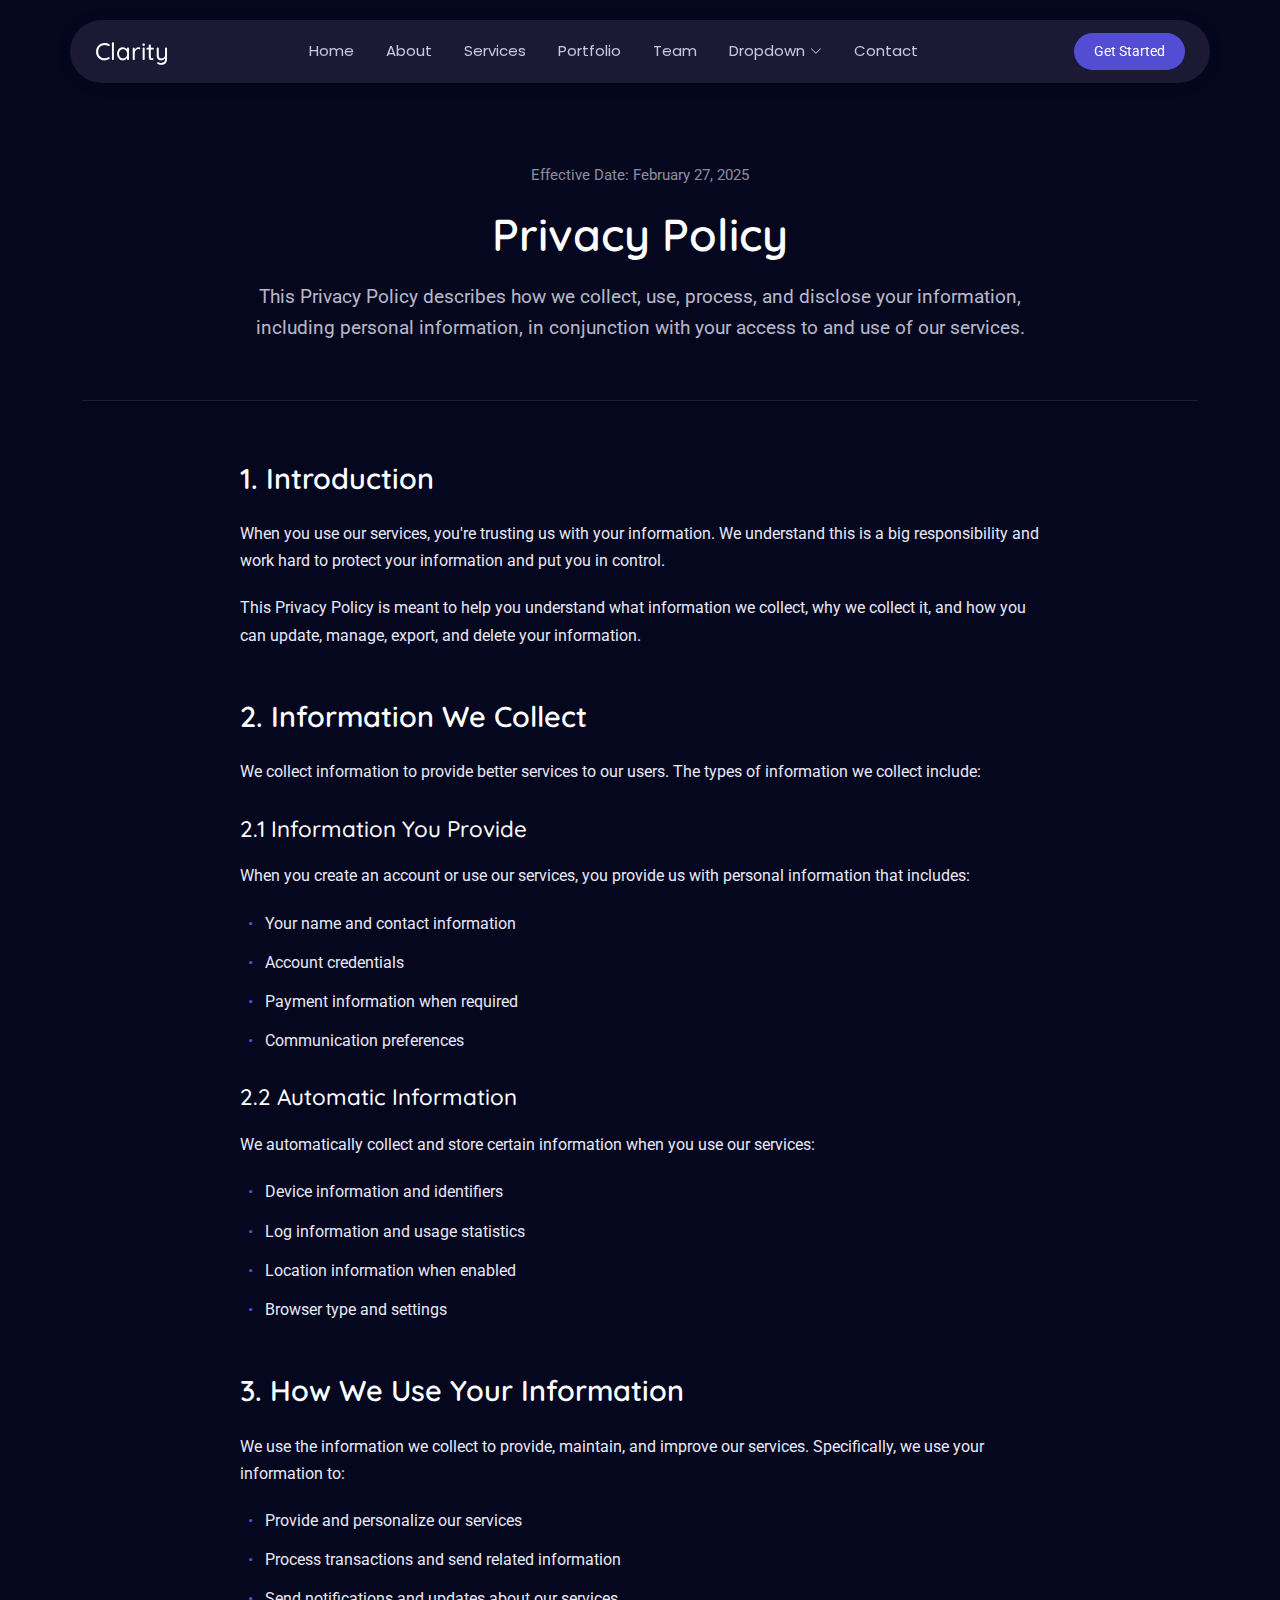
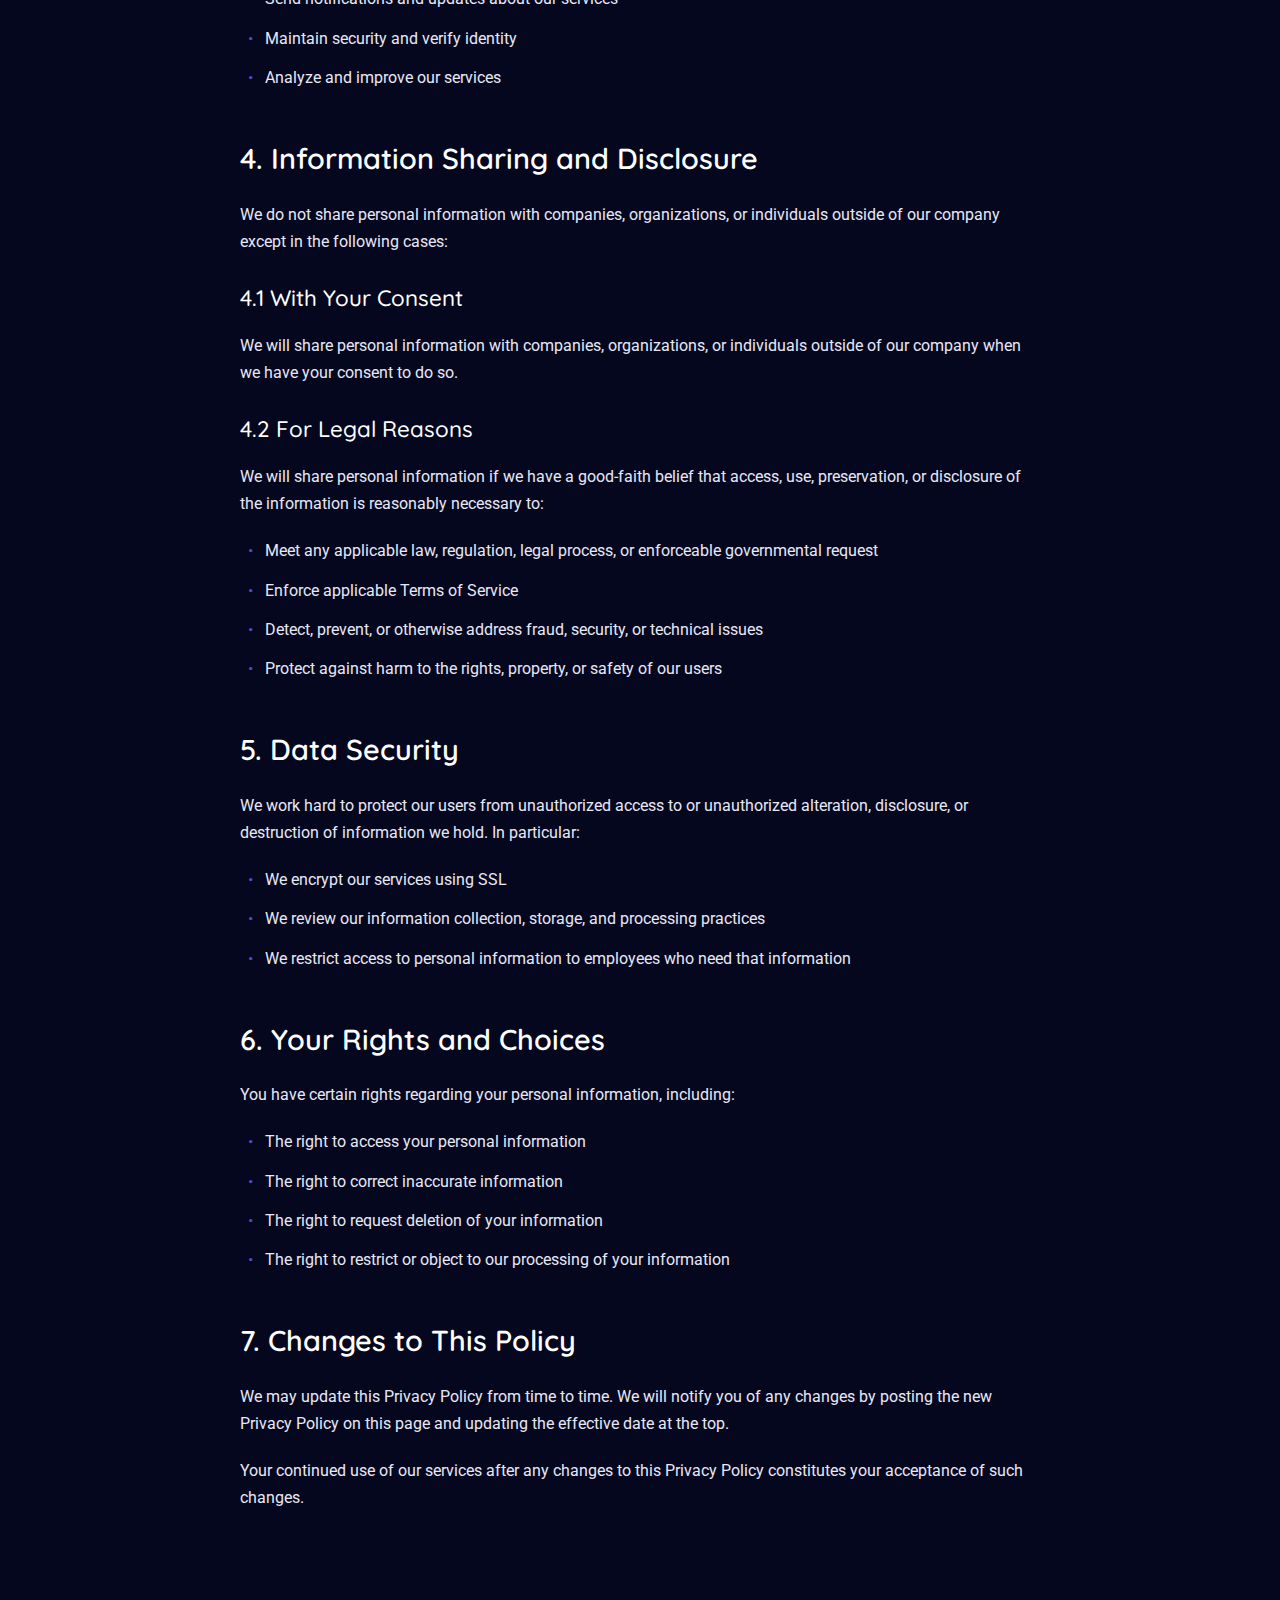
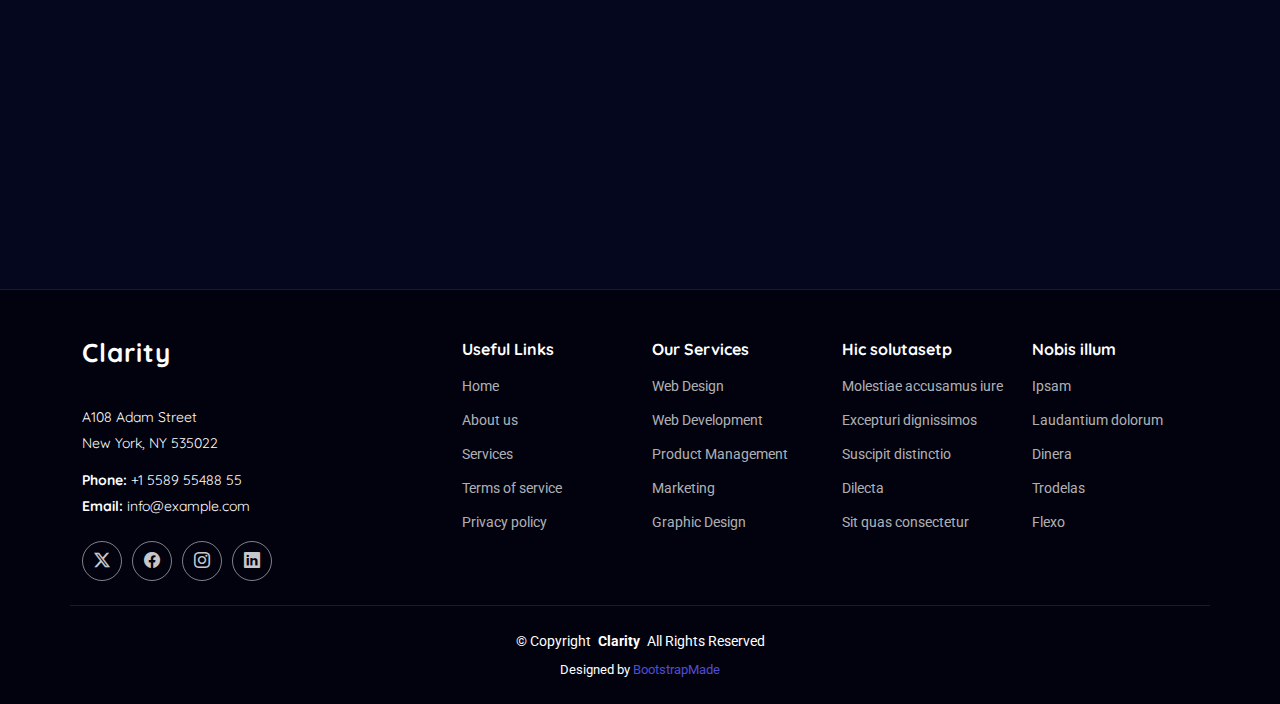
<file: privacy.html>
<!DOCTYPE html>
<html lang="en">

<head>
  <meta charset="utf-8">
  <meta content="width=device-width, initial-scale=1.0" name="viewport">
  <title>Privacy - Clarity Bootstrap Template</title>
  <meta name="description" content="">
  <meta name="keywords" content="">

  <!-- Favicons -->
  <link href="assets/img/favicon.png" rel="icon">
  <link href="assets/img/apple-touch-icon.png" rel="apple-touch-icon">

  <!-- Fonts -->
  <link href="https://fonts.googleapis.com" rel="preconnect">
  <link href="https://fonts.gstatic.com" rel="preconnect" crossorigin>
  <link href="https://fonts.googleapis.com/css2?family=Roboto:ital,wght@0,100;0,300;0,400;0,500;0,700;0,900;1,100;1,300;1,400;1,500;1,700;1,900&family=Poppins:ital,wght@0,100;0,200;0,300;0,400;0,500;0,600;0,700;0,800;0,900;1,100;1,200;1,300;1,400;1,500;1,600;1,700;1,800;1,900&family=Quicksand:wght@300;400;500;600;700&display=swap" rel="stylesheet">

  <!-- Vendor CSS Files -->
  <link href="assets/vendor/bootstrap/css/bootstrap.min.css" rel="stylesheet">
  <link href="assets/vendor/bootstrap-icons/bootstrap-icons.css" rel="stylesheet">
  <link href="assets/vendor/aos/aos.css" rel="stylesheet">
  <link href="assets/vendor/swiper/swiper-bundle.min.css" rel="stylesheet">
  <link href="assets/vendor/glightbox/css/glightbox.min.css" rel="stylesheet">

  <!-- Main CSS File -->
  <link href="assets/css/main.css" rel="stylesheet">

  <!-- =======================================================
  * Template Name: Clarity
  * Template URL: https://bootstrapmade.com/clarity-bootstrap-agency-template/
  * Updated: Sep 13 2025 with Bootstrap v5.3.8
  * Author: BootstrapMade.com
  * License: https://bootstrapmade.com/license/
  ======================================================== -->
</head>

<body class="privacy-page">

  <header id="header" class="header d-flex align-items-center sticky-top">
    <div class="header-container container-fluid container-xl position-relative d-flex align-items-center justify-content-between">

      <a href="index.html" class="logo d-flex align-items-center me-auto me-xl-0">
        <!-- Uncomment the line below if you also wish to use an image logo -->
        <!-- <img src="assets/img/logo.webp" alt=""> -->
        <h1 class="sitename">Clarity</h1>
      </a>

      <nav id="navmenu" class="navmenu">
        <ul>
          <li><a href="#hero">Home</a></li>
          <li><a href="#about">About</a></li>
          <li><a href="#services">Services</a></li>
          <li><a href="#portfolio">Portfolio</a></li>
          <li><a href="#team">Team</a></li>
          <li class="dropdown"><a href="#"><span>Dropdown</span> <i class="bi bi-chevron-down toggle-dropdown"></i></a>
            <ul>
              <li><a href="#">Dropdown 1</a></li>
              <li class="dropdown"><a href="#"><span>Deep Dropdown</span> <i class="bi bi-chevron-down toggle-dropdown"></i></a>
                <ul>
                  <li><a href="#">Deep Dropdown 1</a></li>
                  <li><a href="#">Deep Dropdown 2</a></li>
                  <li><a href="#">Deep Dropdown 3</a></li>
                  <li><a href="#">Deep Dropdown 4</a></li>
                  <li><a href="#">Deep Dropdown 5</a></li>
                </ul>
              </li>
              <li><a href="#">Dropdown 2</a></li>
              <li><a href="#">Dropdown 3</a></li>
              <li><a href="#">Dropdown 4</a></li>
            </ul>
          </li>
          <li><a href="#contact">Contact</a></li>
        </ul>
        <i class="mobile-nav-toggle d-xl-none bi bi-list"></i>
      </nav>

      <a class="btn-getstarted" href="#about">Get Started</a>

    </div>
  </header>

  <main class="main">

    <!-- Privacy Section -->
    <section id="privacy" class="privacy section">

      <div class="container" data-aos="fade-up">
        <!-- Header -->
        <div class="privacy-header" data-aos="fade-up">
          <div class="header-content">
            <div class="last-updated">Effective Date: February 27, 2025</div>
            <h1>Privacy Policy</h1>
            <p class="intro-text">This Privacy Policy describes how we collect, use, process, and disclose your information, including personal information, in conjunction with your access to and use of our services.</p>
          </div>
        </div>

        <!-- Main Content -->
        <div class="privacy-content" data-aos="fade-up">
          <!-- Introduction -->
          <div class="content-section">
            <h2>1. Introduction</h2>
            <p>When you use our services, you're trusting us with your information. We understand this is a big responsibility and work hard to protect your information and put you in control.</p>
            <p>This Privacy Policy is meant to help you understand what information we collect, why we collect it, and how you can update, manage, export, and delete your information.</p>
          </div>

          <!-- Information Collection -->
          <div class="content-section">
            <h2>2. Information We Collect</h2>
            <p>We collect information to provide better services to our users. The types of information we collect include:</p>

            <h3>2.1 Information You Provide</h3>
            <p>When you create an account or use our services, you provide us with personal information that includes:</p>
            <ul>
              <li>Your name and contact information</li>
              <li>Account credentials</li>
              <li>Payment information when required</li>
              <li>Communication preferences</li>
            </ul>

            <h3>2.2 Automatic Information</h3>
            <p>We automatically collect and store certain information when you use our services:</p>
            <ul>
              <li>Device information and identifiers</li>
              <li>Log information and usage statistics</li>
              <li>Location information when enabled</li>
              <li>Browser type and settings</li>
            </ul>
          </div>

          <!-- Use of Information -->
          <div class="content-section">
            <h2>3. How We Use Your Information</h2>
            <p>We use the information we collect to provide, maintain, and improve our services. Specifically, we use your information to:</p>
            <ul>
              <li>Provide and personalize our services</li>
              <li>Process transactions and send related information</li>
              <li>Send notifications and updates about our services</li>
              <li>Maintain security and verify identity</li>
              <li>Analyze and improve our services</li>
            </ul>
          </div>

          <!-- Information Sharing -->
          <div class="content-section">
            <h2>4. Information Sharing and Disclosure</h2>
            <p>We do not share personal information with companies, organizations, or individuals outside of our company except in the following cases:</p>

            <h3>4.1 With Your Consent</h3>
            <p>We will share personal information with companies, organizations, or individuals outside of our company when we have your consent to do so.</p>

            <h3>4.2 For Legal Reasons</h3>
            <p>We will share personal information if we have a good-faith belief that access, use, preservation, or disclosure of the information is reasonably necessary to:</p>
            <ul>
              <li>Meet any applicable law, regulation, legal process, or enforceable governmental request</li>
              <li>Enforce applicable Terms of Service</li>
              <li>Detect, prevent, or otherwise address fraud, security, or technical issues</li>
              <li>Protect against harm to the rights, property, or safety of our users</li>
            </ul>
          </div>

          <!-- Data Security -->
          <div class="content-section">
            <h2>5. Data Security</h2>
            <p>We work hard to protect our users from unauthorized access to or unauthorized alteration, disclosure, or destruction of information we hold. In particular:</p>
            <ul>
              <li>We encrypt our services using SSL</li>
              <li>We review our information collection, storage, and processing practices</li>
              <li>We restrict access to personal information to employees who need that information</li>
            </ul>
          </div>

          <!-- Your Rights -->
          <div class="content-section">
            <h2>6. Your Rights and Choices</h2>
            <p>You have certain rights regarding your personal information, including:</p>
            <ul>
              <li>The right to access your personal information</li>
              <li>The right to correct inaccurate information</li>
              <li>The right to request deletion of your information</li>
              <li>The right to restrict or object to our processing of your information</li>
            </ul>
          </div>

          <!-- Policy Updates -->
          <div class="content-section">
            <h2>7. Changes to This Policy</h2>
            <p>We may update this Privacy Policy from time to time. We will notify you of any changes by posting the new Privacy Policy on this page and updating the effective date at the top.</p>
            <p>Your continued use of our services after any changes to this Privacy Policy constitutes your acceptance of such changes.</p>
          </div>
        </div>

        <!-- Contact Section -->
        <div class="privacy-contact" data-aos="fade-up">
          <h2>Contact Us</h2>
          <p>If you have any questions about this Privacy Policy or our practices, please contact us:</p>
          <div class="contact-details">
            <p><strong>Email:</strong> privacy@example.com</p>
            <p><strong>Address:</strong> 123 Privacy Street, Security City, 12345</p>
          </div>
        </div>

      </div>

    </section><!-- /Privacy Section -->

  </main>

  <footer id="footer" class="footer position-relative dark-background">

    <div class="container footer-top">
      <div class="row gy-4">
        <div class="col-lg-4 col-md-6 footer-about">
          <a href="index.html" class="logo d-flex align-items-center">
            <span class="sitename">Clarity</span>
          </a>
          <div class="footer-contact pt-3">
            <p>A108 Adam Street</p>
            <p>New York, NY 535022</p>
            <p class="mt-3"><strong>Phone:</strong> <span>+1 5589 55488 55</span></p>
            <p><strong>Email:</strong> <span>info@example.com</span></p>
          </div>
          <div class="social-links d-flex mt-4">
            <a href=""><i class="bi bi-twitter-x"></i></a>
            <a href=""><i class="bi bi-facebook"></i></a>
            <a href=""><i class="bi bi-instagram"></i></a>
            <a href=""><i class="bi bi-linkedin"></i></a>
          </div>
        </div>

        <div class="col-lg-2 col-md-3 footer-links">
          <h4>Useful Links</h4>
          <ul>
            <li><a href="#">Home</a></li>
            <li><a href="#">About us</a></li>
            <li><a href="#">Services</a></li>
            <li><a href="#">Terms of service</a></li>
            <li><a href="#">Privacy policy</a></li>
          </ul>
        </div>

        <div class="col-lg-2 col-md-3 footer-links">
          <h4>Our Services</h4>
          <ul>
            <li><a href="#">Web Design</a></li>
            <li><a href="#">Web Development</a></li>
            <li><a href="#">Product Management</a></li>
            <li><a href="#">Marketing</a></li>
            <li><a href="#">Graphic Design</a></li>
          </ul>
        </div>

        <div class="col-lg-2 col-md-3 footer-links">
          <h4>Hic solutasetp</h4>
          <ul>
            <li><a href="#">Molestiae accusamus iure</a></li>
            <li><a href="#">Excepturi dignissimos</a></li>
            <li><a href="#">Suscipit distinctio</a></li>
            <li><a href="#">Dilecta</a></li>
            <li><a href="#">Sit quas consectetur</a></li>
          </ul>
        </div>

        <div class="col-lg-2 col-md-3 footer-links">
          <h4>Nobis illum</h4>
          <ul>
            <li><a href="#">Ipsam</a></li>
            <li><a href="#">Laudantium dolorum</a></li>
            <li><a href="#">Dinera</a></li>
            <li><a href="#">Trodelas</a></li>
            <li><a href="#">Flexo</a></li>
          </ul>
        </div>

      </div>
    </div>

    <div class="container copyright text-center mt-4">
      <p>© <span>Copyright</span> <strong class="px-1 sitename">Clarity</strong> <span>All Rights Reserved</span></p>
      <div class="credits">
        <!-- All the links in the footer should remain intact. -->
        <!-- You can delete the links only if you've purchased the pro version. -->
        <!-- Licensing information: https://bootstrapmade.com/license/ -->
        <!-- Purchase the pro version with working PHP/AJAX contact form: [buy-url] -->
        Designed by <a href="https://bootstrapmade.com/">BootstrapMade</a>
      </div>
    </div>

  </footer>

  <!-- Scroll Top -->
  <a href="#" id="scroll-top" class="scroll-top d-flex align-items-center justify-content-center"><i class="bi bi-arrow-up-short"></i></a>

  <!-- Preloader -->
  <div id="preloader"></div>

  <!-- Vendor JS Files -->
  <script src="assets/vendor/bootstrap/js/bootstrap.bundle.min.js"></script>
  <script src="assets/vendor/php-email-form/validate.js"></script>
  <script src="assets/vendor/aos/aos.js"></script>
  <script src="assets/vendor/purecounter/purecounter_vanilla.js"></script>
  <script src="assets/vendor/imagesloaded/imagesloaded.pkgd.min.js"></script>
  <script src="assets/vendor/isotope-layout/isotope.pkgd.min.js"></script>
  <script src="assets/vendor/swiper/swiper-bundle.min.js"></script>
  <script src="assets/vendor/glightbox/js/glightbox.min.js"></script>

  <!-- Main JS File -->
  <script src="assets/js/main.js"></script>

</body>

</html>
</file>
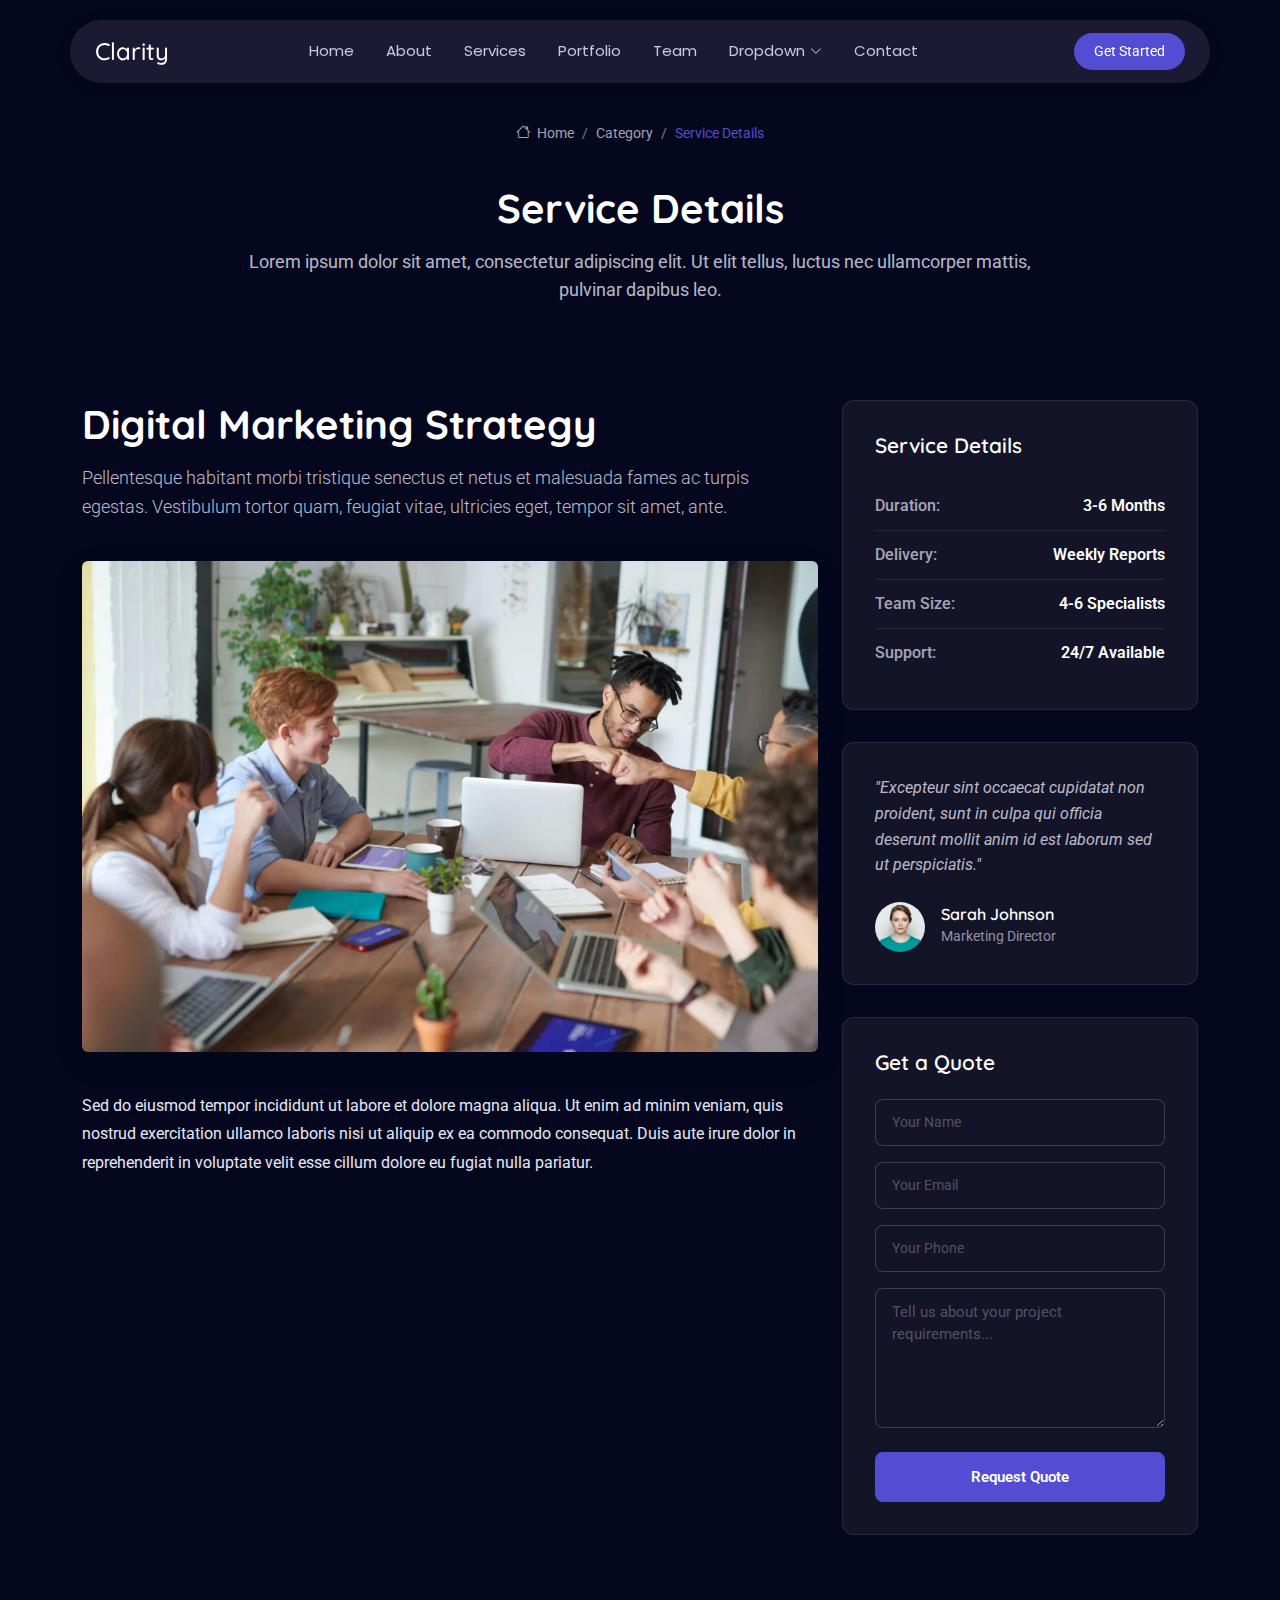
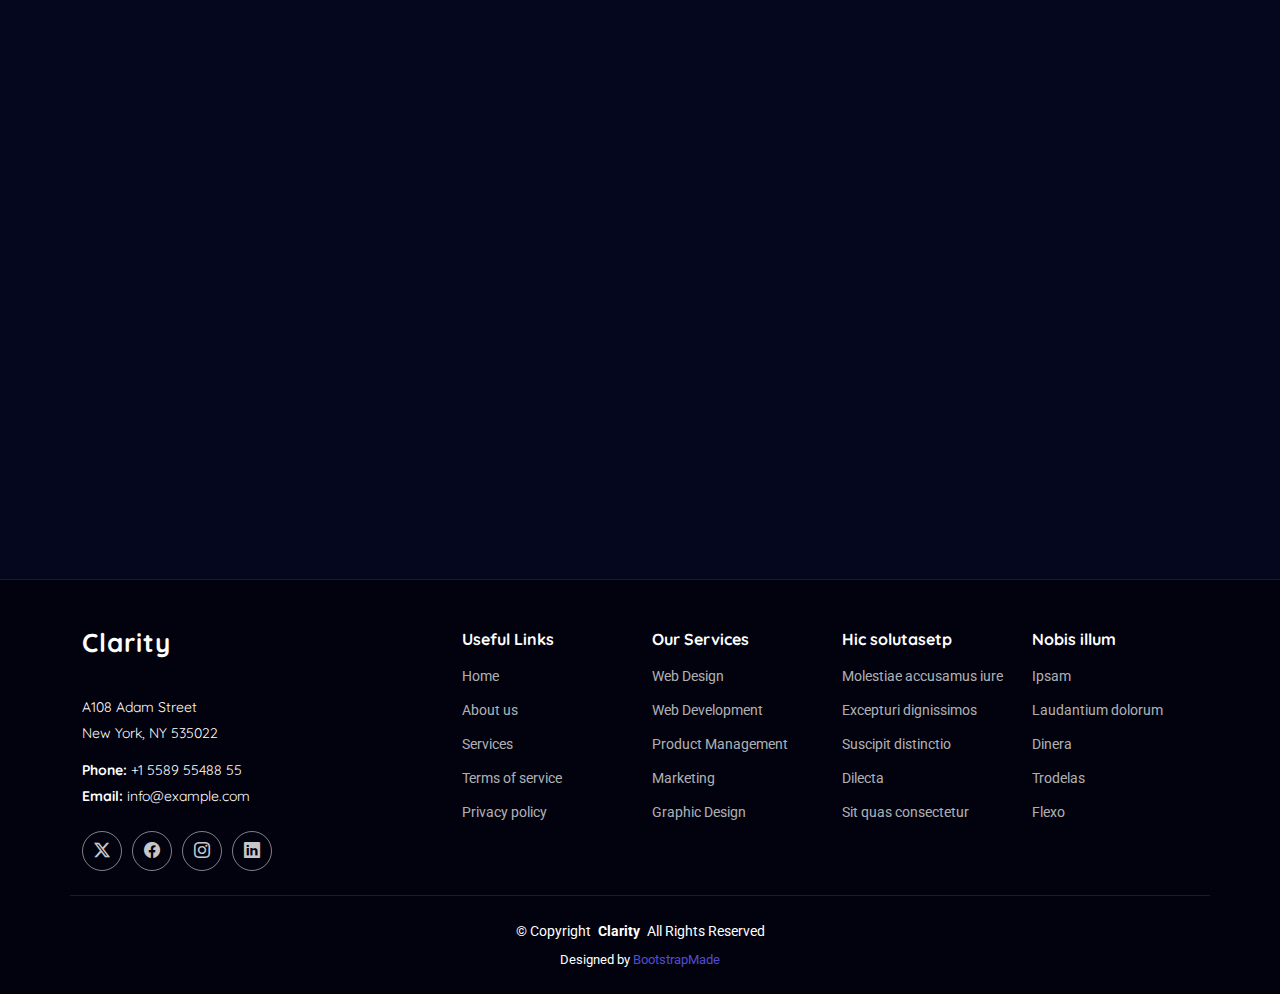
<file: service-details.html>
<!DOCTYPE html>
<html lang="en">

<head>
  <meta charset="utf-8">
  <meta content="width=device-width, initial-scale=1.0" name="viewport">
  <title>Service Details - Clarity Bootstrap Template</title>
  <meta name="description" content="">
  <meta name="keywords" content="">

  <!-- Favicons -->
  <link href="assets/img/favicon.png" rel="icon">
  <link href="assets/img/apple-touch-icon.png" rel="apple-touch-icon">

  <!-- Fonts -->
  <link href="https://fonts.googleapis.com" rel="preconnect">
  <link href="https://fonts.gstatic.com" rel="preconnect" crossorigin>
  <link href="https://fonts.googleapis.com/css2?family=Roboto:ital,wght@0,100;0,300;0,400;0,500;0,700;0,900;1,100;1,300;1,400;1,500;1,700;1,900&family=Poppins:ital,wght@0,100;0,200;0,300;0,400;0,500;0,600;0,700;0,800;0,900;1,100;1,200;1,300;1,400;1,500;1,600;1,700;1,800;1,900&family=Quicksand:wght@300;400;500;600;700&display=swap" rel="stylesheet">

  <!-- Vendor CSS Files -->
  <link href="assets/vendor/bootstrap/css/bootstrap.min.css" rel="stylesheet">
  <link href="assets/vendor/bootstrap-icons/bootstrap-icons.css" rel="stylesheet">
  <link href="assets/vendor/aos/aos.css" rel="stylesheet">
  <link href="assets/vendor/swiper/swiper-bundle.min.css" rel="stylesheet">
  <link href="assets/vendor/glightbox/css/glightbox.min.css" rel="stylesheet">

  <!-- Main CSS File -->
  <link href="assets/css/main.css" rel="stylesheet">

  <!-- =======================================================
  * Template Name: Clarity
  * Template URL: https://bootstrapmade.com/clarity-bootstrap-agency-template/
  * Updated: Sep 13 2025 with Bootstrap v5.3.8
  * Author: BootstrapMade.com
  * License: https://bootstrapmade.com/license/
  ======================================================== -->
</head>

<body class="service-details-page">

  <header id="header" class="header d-flex align-items-center sticky-top">
    <div class="header-container container-fluid container-xl position-relative d-flex align-items-center justify-content-between">

      <a href="index.html" class="logo d-flex align-items-center me-auto me-xl-0">
        <!-- Uncomment the line below if you also wish to use an image logo -->
        <!-- <img src="assets/img/logo.webp" alt=""> -->
        <h1 class="sitename">Clarity</h1>
      </a>

      <nav id="navmenu" class="navmenu">
        <ul>
          <li><a href="#hero">Home</a></li>
          <li><a href="#about">About</a></li>
          <li><a href="#services">Services</a></li>
          <li><a href="#portfolio">Portfolio</a></li>
          <li><a href="#team">Team</a></li>
          <li class="dropdown"><a href="#"><span>Dropdown</span> <i class="bi bi-chevron-down toggle-dropdown"></i></a>
            <ul>
              <li><a href="#">Dropdown 1</a></li>
              <li class="dropdown"><a href="#"><span>Deep Dropdown</span> <i class="bi bi-chevron-down toggle-dropdown"></i></a>
                <ul>
                  <li><a href="#">Deep Dropdown 1</a></li>
                  <li><a href="#">Deep Dropdown 2</a></li>
                  <li><a href="#">Deep Dropdown 3</a></li>
                  <li><a href="#">Deep Dropdown 4</a></li>
                  <li><a href="#">Deep Dropdown 5</a></li>
                </ul>
              </li>
              <li><a href="#">Dropdown 2</a></li>
              <li><a href="#">Dropdown 3</a></li>
              <li><a href="#">Dropdown 4</a></li>
            </ul>
          </li>
          <li><a href="#contact">Contact</a></li>
        </ul>
        <i class="mobile-nav-toggle d-xl-none bi bi-list"></i>
      </nav>

      <a class="btn-getstarted" href="#about">Get Started</a>

    </div>
  </header>

  <main class="main">

    <!-- Page Title -->
    <div class="page-title">
      <div class="breadcrumbs">
        <nav aria-label="breadcrumb">
          <ol class="breadcrumb">
            <li class="breadcrumb-item"><a href="#"><i class="bi bi-house"></i> Home</a></li>
            <li class="breadcrumb-item"><a href="#">Category</a></li>
            <li class="breadcrumb-item active current">Service Details</li>
          </ol>
        </nav>
      </div>

      <div class="title-wrapper">
        <h1>Service Details</h1>
        <p>Lorem ipsum dolor sit amet, consectetur adipiscing elit. Ut elit tellus, luctus nec ullamcorper mattis, pulvinar dapibus leo.</p>
      </div>
    </div><!-- End Page Title -->

    <!-- Service Details Section -->
    <section id="service-details" class="service-details section">

      <div class="container" data-aos="fade-up" data-aos-delay="100">

        <div class="row gy-4">

          <!-- Service Overview -->
          <div class="col-lg-8">
            <div class="service-content">
              <h2>Digital Marketing Strategy</h2>
              <p class="lead">Pellentesque habitant morbi tristique senectus et netus et malesuada fames ac turpis egestas. Vestibulum tortor quam, feugiat vitae, ultricies eget, tempor sit amet, ante.</p>

              <div class="service-image" data-aos="fade-up" data-aos-delay="200">
                <img src="assets/img/services/services-3.webp" alt="Digital Marketing" class="img-fluid rounded">
              </div>

              <p>Sed do eiusmod tempor incididunt ut labore et dolore magna aliqua. Ut enim ad minim veniam, quis nostrud exercitation ullamco laboris nisi ut aliquip ex ea commodo consequat. Duis aute irure dolor in reprehenderit in voluptate velit esse cillum dolore eu fugiat nulla pariatur.</p>

              <!-- Service Features -->
              <div class="service-features" data-aos="fade-up" data-aos-delay="300">
                <h4>What's Included</h4>
                <div class="row gy-3">
                  <div class="col-md-6">
                    <div class="feature-item">
                      <i class="bi bi-graph-up-arrow flex-shrink-0"></i>
                      <div>
                        <h5>Performance Analytics</h5>
                        <p>Comprehensive tracking and reporting of all marketing metrics and KPIs.</p>
                      </div>
                    </div>
                  </div>
                  <div class="col-md-6">
                    <div class="feature-item">
                      <i class="bi bi-bullseye flex-shrink-0"></i>
                      <div>
                        <h5>Target Audience Research</h5>
                        <p>In-depth analysis to identify and reach your ideal customer base.</p>
                      </div>
                    </div>
                  </div>
                  <div class="col-md-6">
                    <div class="feature-item">
                      <i class="bi bi-palette flex-shrink-0"></i>
                      <div>
                        <h5>Content Creation</h5>
                        <p>Engaging visual and written content tailored to your brand voice.</p>
                      </div>
                    </div>
                  </div>
                  <div class="col-md-6">
                    <div class="feature-item">
                      <i class="bi bi-share flex-shrink-0"></i>
                      <div>
                        <h5>Social Media Management</h5>
                        <p>Complete management of your social media presence across platforms.</p>
                      </div>
                    </div>
                  </div>
                </div>
              </div>

              <!-- Process Steps -->
              <div class="service-process" data-aos="fade-up" data-aos-delay="400">
                <h4>Our Process</h4>
                <div class="process-steps">
                  <div class="step-item">
                    <div class="step-number">01</div>
                    <div class="step-content">
                      <h5>Strategy Development</h5>
                      <p>Lorem ipsum dolor sit amet, consectetur adipiscing elit. Mauris tempus vestibulum mauris quis aliquam.</p>
                    </div>
                  </div>
                  <div class="step-item">
                    <div class="step-number">02</div>
                    <div class="step-content">
                      <h5>Implementation</h5>
                      <p>Sed do eiusmod tempor incididunt ut labore et dolore magna aliqua. Ut enim ad minim veniam.</p>
                    </div>
                  </div>
                  <div class="step-item">
                    <div class="step-number">03</div>
                    <div class="step-content">
                      <h5>Optimization</h5>
                      <p>Duis aute irure dolor in reprehenderit in voluptate velit esse cillum dolore eu fugiat nulla.</p>
                    </div>
                  </div>
                  <div class="step-item">
                    <div class="step-number">04</div>
                    <div class="step-content">
                      <h5>Results &amp; Reporting</h5>
                      <p>Excepteur sint occaecat cupidatat non proident, sunt in culpa qui officia deserunt mollit.</p>
                    </div>
                  </div>
                </div>
              </div>

            </div>
          </div><!-- End Service Content -->

          <!-- Sidebar -->
          <div class="col-lg-4">
            <div class="sidebar" data-aos="fade-up" data-aos-delay="200">

              <!-- Service Quick Facts -->
              <div class="service-info">
                <h4>Service Details</h4>
                <ul class="service-facts">
                  <li>
                    <span class="fact-label">Duration:</span>
                    <span class="fact-value">3-6 Months</span>
                  </li>
                  <li>
                    <span class="fact-label">Delivery:</span>
                    <span class="fact-value">Weekly Reports</span>
                  </li>
                  <li>
                    <span class="fact-label">Team Size:</span>
                    <span class="fact-value">4-6 Specialists</span>
                  </li>
                  <li>
                    <span class="fact-label">Support:</span>
                    <span class="fact-value">24/7 Available</span>
                  </li>
                </ul>
              </div>

              <!-- Testimonial -->
              <div class="service-testimonial">
                <div class="testimonial-content">
                  <p>"Excepteur sint occaecat cupidatat non proident, sunt in culpa qui officia deserunt mollit anim id est laborum sed ut perspiciatis."</p>
                  <div class="testimonial-author">
                    <img src="assets/img/person/person-f-3.webp" alt="Sarah Johnson" class="author-image">
                    <div class="author-info">
                      <h5>Sarah Johnson</h5>
                      <span>Marketing Director</span>
                    </div>
                  </div>
                </div>
              </div>

              <!-- Contact Form -->
              <div class="inquiry-form">
                <h4>Get a Quote</h4>
                <form action="forms/get-a-quote.php" method="post" class="php-email-form">
                  <div class="form-group mb-3">
                    <input type="text" name="name" class="form-control" id="name" placeholder="Your Name" required="">
                  </div>
                  <div class="form-group mb-3">
                    <input type="email" name="email" class="form-control" id="email" placeholder="Your Email" required="">
                  </div>
                  <div class="form-group mb-3">
                    <input type="tel" name="phone" class="form-control" id="phone" placeholder="Your Phone">
                  </div>
                  <input type="hidden" name="subect" value="Service Quote Request">
                  <div class="form-group mb-4">
                    <textarea class="form-control" name="message" rows="5" placeholder="Tell us about your project requirements..." required=""></textarea>
                  </div>
                  <div class="loading">Loading</div>
                  <div class="error-message"></div>
                  <div class="sent-message">Your message has been sent. Thank you!</div>
                  <button type="submit" class="btn-submit w-100">Request Quote</button>
                </form>
              </div>

            </div>
          </div><!-- End Sidebar -->

        </div>

      </div>

    </section><!-- /Service Details Section -->

  </main>

  <footer id="footer" class="footer position-relative dark-background">

    <div class="container footer-top">
      <div class="row gy-4">
        <div class="col-lg-4 col-md-6 footer-about">
          <a href="index.html" class="logo d-flex align-items-center">
            <span class="sitename">Clarity</span>
          </a>
          <div class="footer-contact pt-3">
            <p>A108 Adam Street</p>
            <p>New York, NY 535022</p>
            <p class="mt-3"><strong>Phone:</strong> <span>+1 5589 55488 55</span></p>
            <p><strong>Email:</strong> <span>info@example.com</span></p>
          </div>
          <div class="social-links d-flex mt-4">
            <a href=""><i class="bi bi-twitter-x"></i></a>
            <a href=""><i class="bi bi-facebook"></i></a>
            <a href=""><i class="bi bi-instagram"></i></a>
            <a href=""><i class="bi bi-linkedin"></i></a>
          </div>
        </div>

        <div class="col-lg-2 col-md-3 footer-links">
          <h4>Useful Links</h4>
          <ul>
            <li><a href="#">Home</a></li>
            <li><a href="#">About us</a></li>
            <li><a href="#">Services</a></li>
            <li><a href="#">Terms of service</a></li>
            <li><a href="#">Privacy policy</a></li>
          </ul>
        </div>

        <div class="col-lg-2 col-md-3 footer-links">
          <h4>Our Services</h4>
          <ul>
            <li><a href="#">Web Design</a></li>
            <li><a href="#">Web Development</a></li>
            <li><a href="#">Product Management</a></li>
            <li><a href="#">Marketing</a></li>
            <li><a href="#">Graphic Design</a></li>
          </ul>
        </div>

        <div class="col-lg-2 col-md-3 footer-links">
          <h4>Hic solutasetp</h4>
          <ul>
            <li><a href="#">Molestiae accusamus iure</a></li>
            <li><a href="#">Excepturi dignissimos</a></li>
            <li><a href="#">Suscipit distinctio</a></li>
            <li><a href="#">Dilecta</a></li>
            <li><a href="#">Sit quas consectetur</a></li>
          </ul>
        </div>

        <div class="col-lg-2 col-md-3 footer-links">
          <h4>Nobis illum</h4>
          <ul>
            <li><a href="#">Ipsam</a></li>
            <li><a href="#">Laudantium dolorum</a></li>
            <li><a href="#">Dinera</a></li>
            <li><a href="#">Trodelas</a></li>
            <li><a href="#">Flexo</a></li>
          </ul>
        </div>

      </div>
    </div>

    <div class="container copyright text-center mt-4">
      <p>© <span>Copyright</span> <strong class="px-1 sitename">Clarity</strong> <span>All Rights Reserved</span></p>
      <div class="credits">
        <!-- All the links in the footer should remain intact. -->
        <!-- You can delete the links only if you've purchased the pro version. -->
        <!-- Licensing information: https://bootstrapmade.com/license/ -->
        <!-- Purchase the pro version with working PHP/AJAX contact form: [buy-url] -->
        Designed by <a href="https://bootstrapmade.com/">BootstrapMade</a>
      </div>
    </div>

  </footer>

  <!-- Scroll Top -->
  <a href="#" id="scroll-top" class="scroll-top d-flex align-items-center justify-content-center"><i class="bi bi-arrow-up-short"></i></a>

  <!-- Preloader -->
  <div id="preloader"></div>

  <!-- Vendor JS Files -->
  <script src="assets/vendor/bootstrap/js/bootstrap.bundle.min.js"></script>
  <script src="assets/vendor/php-email-form/validate.js"></script>
  <script src="assets/vendor/aos/aos.js"></script>
  <script src="assets/vendor/purecounter/purecounter_vanilla.js"></script>
  <script src="assets/vendor/imagesloaded/imagesloaded.pkgd.min.js"></script>
  <script src="assets/vendor/isotope-layout/isotope.pkgd.min.js"></script>
  <script src="assets/vendor/swiper/swiper-bundle.min.js"></script>
  <script src="assets/vendor/glightbox/js/glightbox.min.js"></script>

  <!-- Main JS File -->
  <script src="assets/js/main.js"></script>

</body>

</html>
</file>
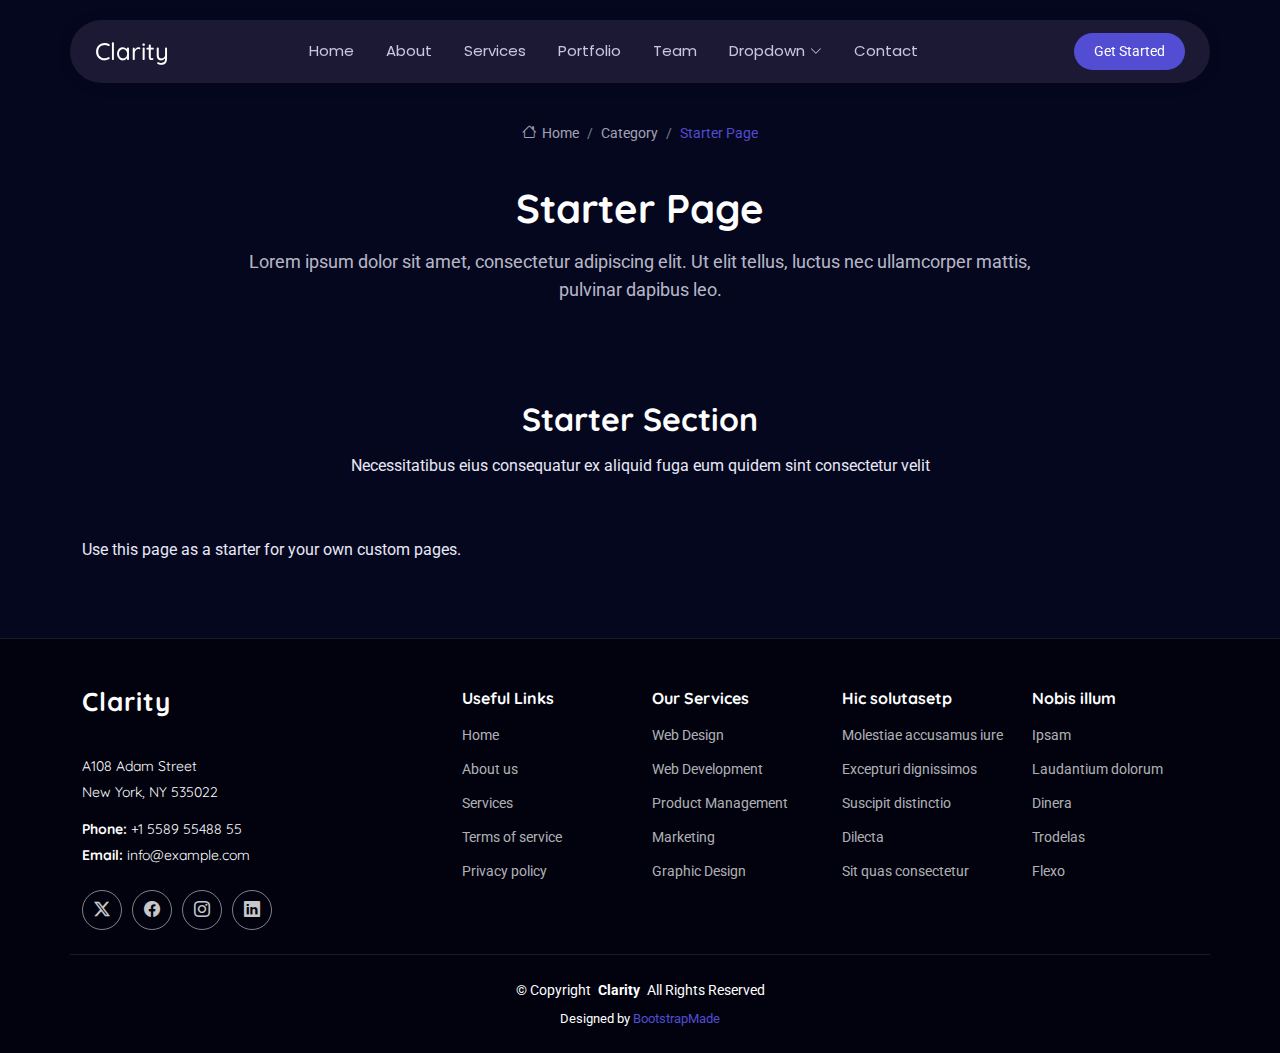
<file: starter-page.html>
<!DOCTYPE html>
<html lang="en">

<head>
  <meta charset="utf-8">
  <meta content="width=device-width, initial-scale=1.0" name="viewport">
  <title>Starter Page - Clarity Bootstrap Template</title>
  <meta name="description" content="">
  <meta name="keywords" content="">

  <!-- Favicons -->
  <link href="assets/img/favicon.png" rel="icon">
  <link href="assets/img/apple-touch-icon.png" rel="apple-touch-icon">

  <!-- Fonts -->
  <link href="https://fonts.googleapis.com" rel="preconnect">
  <link href="https://fonts.gstatic.com" rel="preconnect" crossorigin>
  <link href="https://fonts.googleapis.com/css2?family=Roboto:ital,wght@0,100;0,300;0,400;0,500;0,700;0,900;1,100;1,300;1,400;1,500;1,700;1,900&family=Poppins:ital,wght@0,100;0,200;0,300;0,400;0,500;0,600;0,700;0,800;0,900;1,100;1,200;1,300;1,400;1,500;1,600;1,700;1,800;1,900&family=Quicksand:wght@300;400;500;600;700&display=swap" rel="stylesheet">

  <!-- Vendor CSS Files -->
  <link href="assets/vendor/bootstrap/css/bootstrap.min.css" rel="stylesheet">
  <link href="assets/vendor/bootstrap-icons/bootstrap-icons.css" rel="stylesheet">
  <link href="assets/vendor/aos/aos.css" rel="stylesheet">
  <link href="assets/vendor/swiper/swiper-bundle.min.css" rel="stylesheet">
  <link href="assets/vendor/glightbox/css/glightbox.min.css" rel="stylesheet">

  <!-- Main CSS File -->
  <link href="assets/css/main.css" rel="stylesheet">

  <!-- =======================================================
  * Template Name: Clarity
  * Template URL: https://bootstrapmade.com/clarity-bootstrap-agency-template/
  * Updated: Sep 13 2025 with Bootstrap v5.3.8
  * Author: BootstrapMade.com
  * License: https://bootstrapmade.com/license/
  ======================================================== -->
</head>

<body class="starter-page-page">

  <header id="header" class="header d-flex align-items-center sticky-top">
    <div class="header-container container-fluid container-xl position-relative d-flex align-items-center justify-content-between">

      <a href="index.html" class="logo d-flex align-items-center me-auto me-xl-0">
        <!-- Uncomment the line below if you also wish to use an image logo -->
        <!-- <img src="assets/img/logo.webp" alt=""> -->
        <h1 class="sitename">Clarity</h1>
      </a>

      <nav id="navmenu" class="navmenu">
        <ul>
          <li><a href="#hero">Home</a></li>
          <li><a href="#about">About</a></li>
          <li><a href="#services">Services</a></li>
          <li><a href="#portfolio">Portfolio</a></li>
          <li><a href="#team">Team</a></li>
          <li class="dropdown"><a href="#"><span>Dropdown</span> <i class="bi bi-chevron-down toggle-dropdown"></i></a>
            <ul>
              <li><a href="#">Dropdown 1</a></li>
              <li class="dropdown"><a href="#"><span>Deep Dropdown</span> <i class="bi bi-chevron-down toggle-dropdown"></i></a>
                <ul>
                  <li><a href="#">Deep Dropdown 1</a></li>
                  <li><a href="#">Deep Dropdown 2</a></li>
                  <li><a href="#">Deep Dropdown 3</a></li>
                  <li><a href="#">Deep Dropdown 4</a></li>
                  <li><a href="#">Deep Dropdown 5</a></li>
                </ul>
              </li>
              <li><a href="#">Dropdown 2</a></li>
              <li><a href="#">Dropdown 3</a></li>
              <li><a href="#">Dropdown 4</a></li>
            </ul>
          </li>
          <li><a href="#contact">Contact</a></li>
        </ul>
        <i class="mobile-nav-toggle d-xl-none bi bi-list"></i>
      </nav>

      <a class="btn-getstarted" href="#about">Get Started</a>

    </div>
  </header>

  <main class="main">

    <!-- Page Title -->
    <div class="page-title">
      <div class="breadcrumbs">
        <nav aria-label="breadcrumb">
          <ol class="breadcrumb">
            <li class="breadcrumb-item"><a href="#"><i class="bi bi-house"></i> Home</a></li>
            <li class="breadcrumb-item"><a href="#">Category</a></li>
            <li class="breadcrumb-item active current">Starter Page</li>
          </ol>
        </nav>
      </div>

      <div class="title-wrapper">
        <h1>Starter Page</h1>
        <p>Lorem ipsum dolor sit amet, consectetur adipiscing elit. Ut elit tellus, luctus nec ullamcorper mattis, pulvinar dapibus leo.</p>
      </div>
    </div><!-- End Page Title -->

    <!-- Starter Section Section -->
    <section id="starter-section" class="starter-section section">

      <!-- Section Title -->
      <div class="container section-title" data-aos="fade-up">
        <h2>Starter Section</h2>
        <p>Necessitatibus eius consequatur ex aliquid fuga eum quidem sint consectetur velit</p>
      </div><!-- End Section Title -->

      <div class="container" data-aos="fade-up">
        <p>Use this page as a starter for your own custom pages.</p>
      </div>

    </section><!-- /Starter Section Section -->

  </main>

  <footer id="footer" class="footer position-relative dark-background">

    <div class="container footer-top">
      <div class="row gy-4">
        <div class="col-lg-4 col-md-6 footer-about">
          <a href="index.html" class="logo d-flex align-items-center">
            <span class="sitename">Clarity</span>
          </a>
          <div class="footer-contact pt-3">
            <p>A108 Adam Street</p>
            <p>New York, NY 535022</p>
            <p class="mt-3"><strong>Phone:</strong> <span>+1 5589 55488 55</span></p>
            <p><strong>Email:</strong> <span>info@example.com</span></p>
          </div>
          <div class="social-links d-flex mt-4">
            <a href=""><i class="bi bi-twitter-x"></i></a>
            <a href=""><i class="bi bi-facebook"></i></a>
            <a href=""><i class="bi bi-instagram"></i></a>
            <a href=""><i class="bi bi-linkedin"></i></a>
          </div>
        </div>

        <div class="col-lg-2 col-md-3 footer-links">
          <h4>Useful Links</h4>
          <ul>
            <li><a href="#">Home</a></li>
            <li><a href="#">About us</a></li>
            <li><a href="#">Services</a></li>
            <li><a href="#">Terms of service</a></li>
            <li><a href="#">Privacy policy</a></li>
          </ul>
        </div>

        <div class="col-lg-2 col-md-3 footer-links">
          <h4>Our Services</h4>
          <ul>
            <li><a href="#">Web Design</a></li>
            <li><a href="#">Web Development</a></li>
            <li><a href="#">Product Management</a></li>
            <li><a href="#">Marketing</a></li>
            <li><a href="#">Graphic Design</a></li>
          </ul>
        </div>

        <div class="col-lg-2 col-md-3 footer-links">
          <h4>Hic solutasetp</h4>
          <ul>
            <li><a href="#">Molestiae accusamus iure</a></li>
            <li><a href="#">Excepturi dignissimos</a></li>
            <li><a href="#">Suscipit distinctio</a></li>
            <li><a href="#">Dilecta</a></li>
            <li><a href="#">Sit quas consectetur</a></li>
          </ul>
        </div>

        <div class="col-lg-2 col-md-3 footer-links">
          <h4>Nobis illum</h4>
          <ul>
            <li><a href="#">Ipsam</a></li>
            <li><a href="#">Laudantium dolorum</a></li>
            <li><a href="#">Dinera</a></li>
            <li><a href="#">Trodelas</a></li>
            <li><a href="#">Flexo</a></li>
          </ul>
        </div>

      </div>
    </div>

    <div class="container copyright text-center mt-4">
      <p>© <span>Copyright</span> <strong class="px-1 sitename">Clarity</strong> <span>All Rights Reserved</span></p>
      <div class="credits">
        <!-- All the links in the footer should remain intact. -->
        <!-- You can delete the links only if you've purchased the pro version. -->
        <!-- Licensing information: https://bootstrapmade.com/license/ -->
        <!-- Purchase the pro version with working PHP/AJAX contact form: [buy-url] -->
        Designed by <a href="https://bootstrapmade.com/">BootstrapMade</a>
      </div>
    </div>

  </footer>

  <!-- Scroll Top -->
  <a href="#" id="scroll-top" class="scroll-top d-flex align-items-center justify-content-center"><i class="bi bi-arrow-up-short"></i></a>

  <!-- Preloader -->
  <div id="preloader"></div>

  <!-- Vendor JS Files -->
  <script src="assets/vendor/bootstrap/js/bootstrap.bundle.min.js"></script>
  <script src="assets/vendor/php-email-form/validate.js"></script>
  <script src="assets/vendor/aos/aos.js"></script>
  <script src="assets/vendor/purecounter/purecounter_vanilla.js"></script>
  <script src="assets/vendor/imagesloaded/imagesloaded.pkgd.min.js"></script>
  <script src="assets/vendor/isotope-layout/isotope.pkgd.min.js"></script>
  <script src="assets/vendor/swiper/swiper-bundle.min.js"></script>
  <script src="assets/vendor/glightbox/js/glightbox.min.js"></script>

  <!-- Main JS File -->
  <script src="assets/js/main.js"></script>

</body>

</html>
</file>
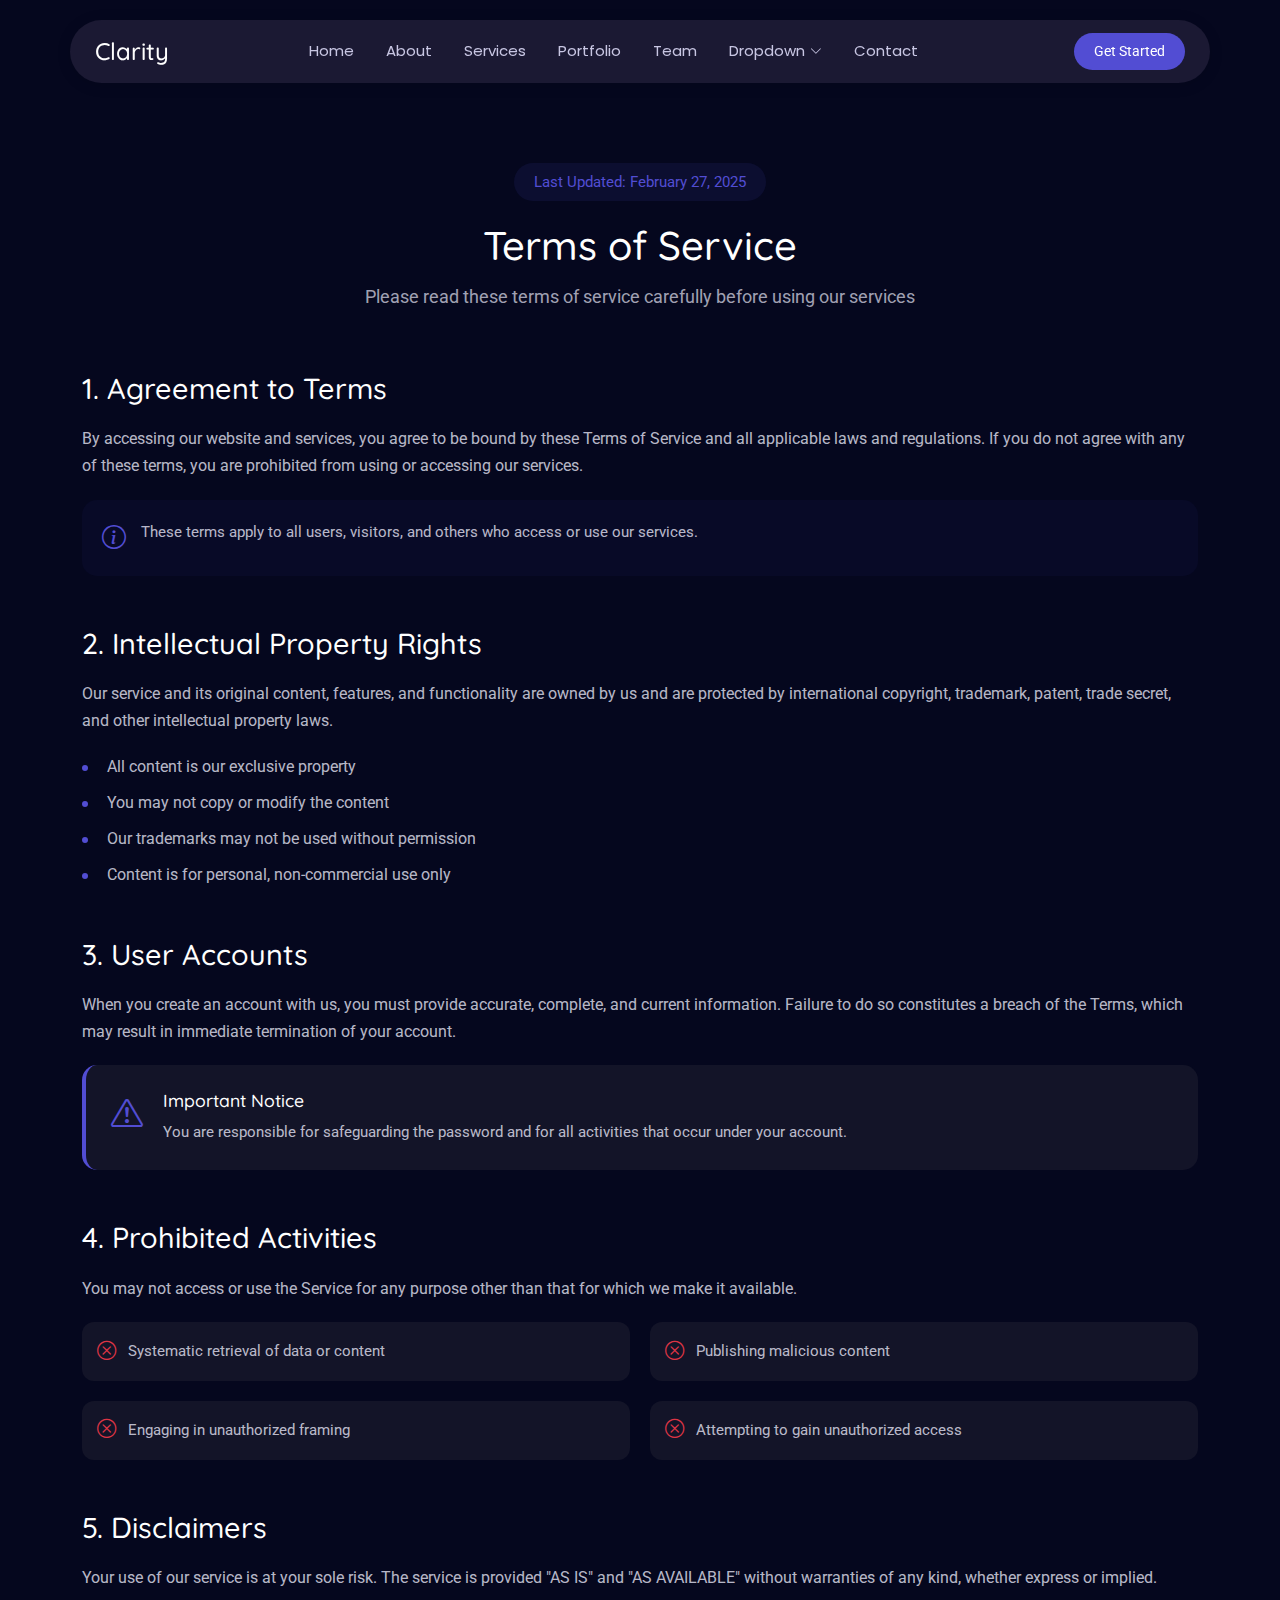
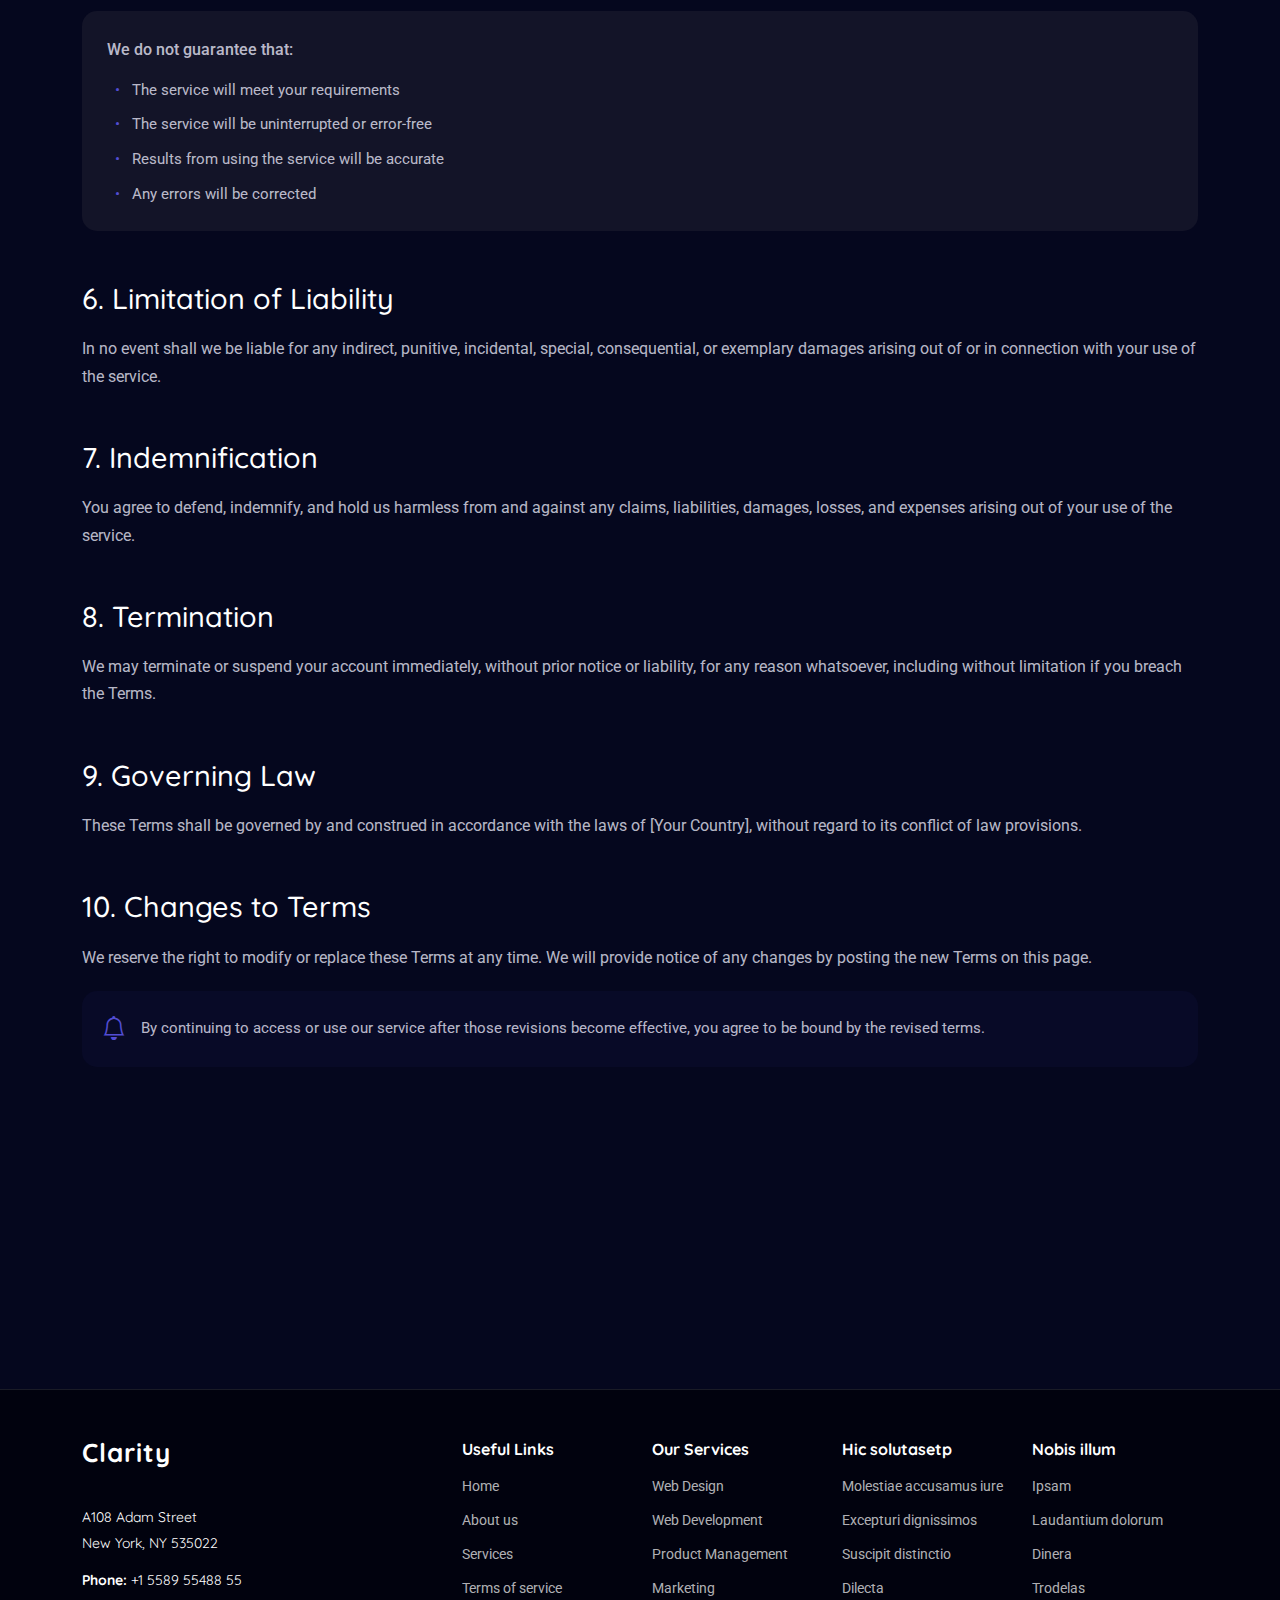
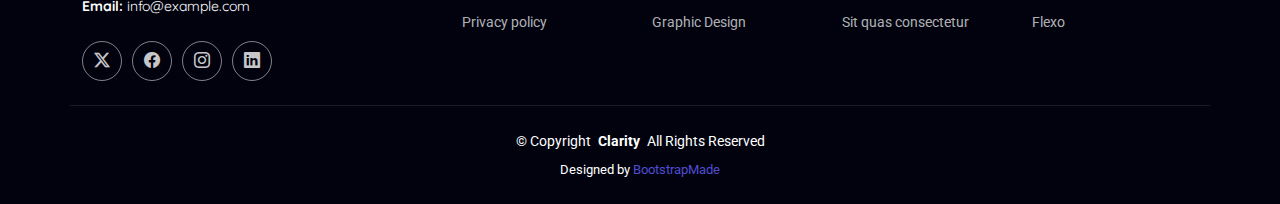
<file: terms.html>
<!DOCTYPE html>
<html lang="en">

<head>
  <meta charset="utf-8">
  <meta content="width=device-width, initial-scale=1.0" name="viewport">
  <title>Terms - Clarity Bootstrap Template</title>
  <meta name="description" content="">
  <meta name="keywords" content="">

  <!-- Favicons -->
  <link href="assets/img/favicon.png" rel="icon">
  <link href="assets/img/apple-touch-icon.png" rel="apple-touch-icon">

  <!-- Fonts -->
  <link href="https://fonts.googleapis.com" rel="preconnect">
  <link href="https://fonts.gstatic.com" rel="preconnect" crossorigin>
  <link href="https://fonts.googleapis.com/css2?family=Roboto:ital,wght@0,100;0,300;0,400;0,500;0,700;0,900;1,100;1,300;1,400;1,500;1,700;1,900&family=Poppins:ital,wght@0,100;0,200;0,300;0,400;0,500;0,600;0,700;0,800;0,900;1,100;1,200;1,300;1,400;1,500;1,600;1,700;1,800;1,900&family=Quicksand:wght@300;400;500;600;700&display=swap" rel="stylesheet">

  <!-- Vendor CSS Files -->
  <link href="assets/vendor/bootstrap/css/bootstrap.min.css" rel="stylesheet">
  <link href="assets/vendor/bootstrap-icons/bootstrap-icons.css" rel="stylesheet">
  <link href="assets/vendor/aos/aos.css" rel="stylesheet">
  <link href="assets/vendor/swiper/swiper-bundle.min.css" rel="stylesheet">
  <link href="assets/vendor/glightbox/css/glightbox.min.css" rel="stylesheet">

  <!-- Main CSS File -->
  <link href="assets/css/main.css" rel="stylesheet">

  <!-- =======================================================
  * Template Name: Clarity
  * Template URL: https://bootstrapmade.com/clarity-bootstrap-agency-template/
  * Updated: Sep 13 2025 with Bootstrap v5.3.8
  * Author: BootstrapMade.com
  * License: https://bootstrapmade.com/license/
  ======================================================== -->
</head>

<body class="terms-page">

  <header id="header" class="header d-flex align-items-center sticky-top">
    <div class="header-container container-fluid container-xl position-relative d-flex align-items-center justify-content-between">

      <a href="index.html" class="logo d-flex align-items-center me-auto me-xl-0">
        <!-- Uncomment the line below if you also wish to use an image logo -->
        <!-- <img src="assets/img/logo.webp" alt=""> -->
        <h1 class="sitename">Clarity</h1>
      </a>

      <nav id="navmenu" class="navmenu">
        <ul>
          <li><a href="#hero">Home</a></li>
          <li><a href="#about">About</a></li>
          <li><a href="#services">Services</a></li>
          <li><a href="#portfolio">Portfolio</a></li>
          <li><a href="#team">Team</a></li>
          <li class="dropdown"><a href="#"><span>Dropdown</span> <i class="bi bi-chevron-down toggle-dropdown"></i></a>
            <ul>
              <li><a href="#">Dropdown 1</a></li>
              <li class="dropdown"><a href="#"><span>Deep Dropdown</span> <i class="bi bi-chevron-down toggle-dropdown"></i></a>
                <ul>
                  <li><a href="#">Deep Dropdown 1</a></li>
                  <li><a href="#">Deep Dropdown 2</a></li>
                  <li><a href="#">Deep Dropdown 3</a></li>
                  <li><a href="#">Deep Dropdown 4</a></li>
                  <li><a href="#">Deep Dropdown 5</a></li>
                </ul>
              </li>
              <li><a href="#">Dropdown 2</a></li>
              <li><a href="#">Dropdown 3</a></li>
              <li><a href="#">Dropdown 4</a></li>
            </ul>
          </li>
          <li><a href="#contact">Contact</a></li>
        </ul>
        <i class="mobile-nav-toggle d-xl-none bi bi-list"></i>
      </nav>

      <a class="btn-getstarted" href="#about">Get Started</a>

    </div>
  </header>

  <main class="main">

    <!-- Terms Of Service Section -->
    <section id="terms-of-service" class="terms-of-service section">

      <div class="container" data-aos="fade-up">
        <!-- Page Header -->
        <div class="tos-header text-center" data-aos="fade-up">
          <span class="last-updated">Last Updated: February 27, 2025</span>
          <h2>Terms of Service</h2>
          <p>Please read these terms of service carefully before using our services</p>
        </div>

        <!-- Content -->
        <div class="tos-content" data-aos="fade-up" data-aos-delay="200">
          <!-- Agreement Section -->
          <div id="agreement" class="content-section">
            <h3>1. Agreement to Terms</h3>
            <p>By accessing our website and services, you agree to be bound by these Terms of Service and all applicable laws and regulations. If you do not agree with any of these terms, you are prohibited from using or accessing our services.</p>
            <div class="info-box">
              <i class="bi bi-info-circle"></i>
              <p>These terms apply to all users, visitors, and others who access or use our services.</p>
            </div>
          </div>

          <!-- Intellectual Property -->
          <div id="intellectual-property" class="content-section">
            <h3>2. Intellectual Property Rights</h3>
            <p>Our service and its original content, features, and functionality are owned by us and are protected by international copyright, trademark, patent, trade secret, and other intellectual property laws.</p>
            <ul class="list-items">
              <li>All content is our exclusive property</li>
              <li>You may not copy or modify the content</li>
              <li>Our trademarks may not be used without permission</li>
              <li>Content is for personal, non-commercial use only</li>
            </ul>
          </div>

          <!-- User Accounts -->
          <div id="user-accounts" class="content-section">
            <h3>3. User Accounts</h3>
            <p>When you create an account with us, you must provide accurate, complete, and current information. Failure to do so constitutes a breach of the Terms, which may result in immediate termination of your account.</p>
            <div class="alert-box">
              <i class="bi bi-exclamation-triangle"></i>
              <div class="alert-content">
                <h5>Important Notice</h5>
                <p>You are responsible for safeguarding the password and for all activities that occur under your account.</p>
              </div>
            </div>
          </div>

          <!-- Prohibited Activities -->
          <div id="prohibited" class="content-section">
            <h3>4. Prohibited Activities</h3>
            <p>You may not access or use the Service for any purpose other than that for which we make it available.</p>
            <div class="prohibited-list">
              <div class="prohibited-item">
                <i class="bi bi-x-circle"></i>
                <span>Systematic retrieval of data or content</span>
              </div>
              <div class="prohibited-item">
                <i class="bi bi-x-circle"></i>
                <span>Publishing malicious content</span>
              </div>
              <div class="prohibited-item">
                <i class="bi bi-x-circle"></i>
                <span>Engaging in unauthorized framing</span>
              </div>
              <div class="prohibited-item">
                <i class="bi bi-x-circle"></i>
                <span>Attempting to gain unauthorized access</span>
              </div>
            </div>
          </div>

          <!-- Disclaimers -->
          <div id="disclaimer" class="content-section">
            <h3>5. Disclaimers</h3>
            <p>Your use of our service is at your sole risk. The service is provided "AS IS" and "AS AVAILABLE" without warranties of any kind, whether express or implied.</p>
            <div class="disclaimer-box">
              <p>We do not guarantee that:</p>
              <ul>
                <li>The service will meet your requirements</li>
                <li>The service will be uninterrupted or error-free</li>
                <li>Results from using the service will be accurate</li>
                <li>Any errors will be corrected</li>
              </ul>
            </div>
          </div>

          <!-- Limitation of Liability -->
          <div id="limitation" class="content-section">
            <h3>6. Limitation of Liability</h3>
            <p>In no event shall we be liable for any indirect, punitive, incidental, special, consequential, or exemplary damages arising out of or in connection with your use of the service.</p>
          </div>

          <!-- Indemnification -->
          <div id="indemnification" class="content-section">
            <h3>7. Indemnification</h3>
            <p>You agree to defend, indemnify, and hold us harmless from and against any claims, liabilities, damages, losses, and expenses arising out of your use of the service.</p>
          </div>

          <!-- Termination -->
          <div id="termination" class="content-section">
            <h3>8. Termination</h3>
            <p>We may terminate or suspend your account immediately, without prior notice or liability, for any reason whatsoever, including without limitation if you breach the Terms.</p>
          </div>

          <!-- Governing Law -->
          <div id="governing-law" class="content-section">
            <h3>9. Governing Law</h3>
            <p>These Terms shall be governed by and construed in accordance with the laws of [Your Country], without regard to its conflict of law provisions.</p>
          </div>

          <!-- Changes -->
          <div id="changes" class="content-section">
            <h3>10. Changes to Terms</h3>
            <p>We reserve the right to modify or replace these Terms at any time. We will provide notice of any changes by posting the new Terms on this page.</p>
            <div class="notice-box">
              <i class="bi bi-bell"></i>
              <p>By continuing to access or use our service after those revisions become effective, you agree to be bound by the revised terms.</p>
            </div>
          </div>
        </div>

        <!-- Contact Section -->
        <div class="tos-contact" data-aos="fade-up" data-aos-delay="300">
          <div class="contact-box">
            <div class="contact-icon">
              <i class="bi bi-envelope"></i>
            </div>
            <div class="contact-content">
              <h4>Questions About Terms?</h4>
              <p>If you have any questions about these Terms, please contact us.</p>
              <a href="#" class="contact-link">Contact Support</a>
            </div>
          </div>
        </div>
      </div>

    </section><!-- /Terms Of Service Section -->

  </main>

  <footer id="footer" class="footer position-relative dark-background">

    <div class="container footer-top">
      <div class="row gy-4">
        <div class="col-lg-4 col-md-6 footer-about">
          <a href="index.html" class="logo d-flex align-items-center">
            <span class="sitename">Clarity</span>
          </a>
          <div class="footer-contact pt-3">
            <p>A108 Adam Street</p>
            <p>New York, NY 535022</p>
            <p class="mt-3"><strong>Phone:</strong> <span>+1 5589 55488 55</span></p>
            <p><strong>Email:</strong> <span>info@example.com</span></p>
          </div>
          <div class="social-links d-flex mt-4">
            <a href=""><i class="bi bi-twitter-x"></i></a>
            <a href=""><i class="bi bi-facebook"></i></a>
            <a href=""><i class="bi bi-instagram"></i></a>
            <a href=""><i class="bi bi-linkedin"></i></a>
          </div>
        </div>

        <div class="col-lg-2 col-md-3 footer-links">
          <h4>Useful Links</h4>
          <ul>
            <li><a href="#">Home</a></li>
            <li><a href="#">About us</a></li>
            <li><a href="#">Services</a></li>
            <li><a href="#">Terms of service</a></li>
            <li><a href="#">Privacy policy</a></li>
          </ul>
        </div>

        <div class="col-lg-2 col-md-3 footer-links">
          <h4>Our Services</h4>
          <ul>
            <li><a href="#">Web Design</a></li>
            <li><a href="#">Web Development</a></li>
            <li><a href="#">Product Management</a></li>
            <li><a href="#">Marketing</a></li>
            <li><a href="#">Graphic Design</a></li>
          </ul>
        </div>

        <div class="col-lg-2 col-md-3 footer-links">
          <h4>Hic solutasetp</h4>
          <ul>
            <li><a href="#">Molestiae accusamus iure</a></li>
            <li><a href="#">Excepturi dignissimos</a></li>
            <li><a href="#">Suscipit distinctio</a></li>
            <li><a href="#">Dilecta</a></li>
            <li><a href="#">Sit quas consectetur</a></li>
          </ul>
        </div>

        <div class="col-lg-2 col-md-3 footer-links">
          <h4>Nobis illum</h4>
          <ul>
            <li><a href="#">Ipsam</a></li>
            <li><a href="#">Laudantium dolorum</a></li>
            <li><a href="#">Dinera</a></li>
            <li><a href="#">Trodelas</a></li>
            <li><a href="#">Flexo</a></li>
          </ul>
        </div>

      </div>
    </div>

    <div class="container copyright text-center mt-4">
      <p>© <span>Copyright</span> <strong class="px-1 sitename">Clarity</strong> <span>All Rights Reserved</span></p>
      <div class="credits">
        <!-- All the links in the footer should remain intact. -->
        <!-- You can delete the links only if you've purchased the pro version. -->
        <!-- Licensing information: https://bootstrapmade.com/license/ -->
        <!-- Purchase the pro version with working PHP/AJAX contact form: [buy-url] -->
        Designed by <a href="https://bootstrapmade.com/">BootstrapMade</a>
      </div>
    </div>

  </footer>

  <!-- Scroll Top -->
  <a href="#" id="scroll-top" class="scroll-top d-flex align-items-center justify-content-center"><i class="bi bi-arrow-up-short"></i></a>

  <!-- Preloader -->
  <div id="preloader"></div>

  <!-- Vendor JS Files -->
  <script src="assets/vendor/bootstrap/js/bootstrap.bundle.min.js"></script>
  <script src="assets/vendor/php-email-form/validate.js"></script>
  <script src="assets/vendor/aos/aos.js"></script>
  <script src="assets/vendor/purecounter/purecounter_vanilla.js"></script>
  <script src="assets/vendor/imagesloaded/imagesloaded.pkgd.min.js"></script>
  <script src="assets/vendor/isotope-layout/isotope.pkgd.min.js"></script>
  <script src="assets/vendor/swiper/swiper-bundle.min.js"></script>
  <script src="assets/vendor/glightbox/js/glightbox.min.js"></script>

  <!-- Main JS File -->
  <script src="assets/js/main.js"></script>

</body>

</html>
</file>
<file: assets/css/main.css>
/**
* Template Name: Clarity
* Template URL: https://bootstrapmade.com/clarity-bootstrap-agency-template/
* Updated: Sep 13 2025 with Bootstrap v5.3.8
* Author: BootstrapMade.com
* License: https://bootstrapmade.com/license/
*/

@charset "UTF-8";

/*--------------------------------------------------------------
# Font & Color Variables
# Help: https://bootstrapmade.com/color-system/
--------------------------------------------------------------*/
/* Fonts */
:root {
  --default-font: "Roboto",  system-ui, -apple-system, "Segoe UI", Roboto, "Helvetica Neue", Arial, "Noto Sans", "Liberation Sans", sans-serif, "Apple Color Emoji", "Segoe UI Emoji", "Segoe UI Symbol", "Noto Color Emoji";
  --heading-font: "Quicksand",  sans-serif;
  --nav-font: "Poppins",  sans-serif;
}

/* Global Colors - The following color variables are used throughout the website. Updating them here will change the color scheme of the entire website */
:root { 
  --background-color: #05071e; /* Background color for the entire website, including individual sections */
  --default-color: #e8e7f7; /* Default color used for the majority of the text content across the entire website */
  --heading-color: #ffffff; /* Color for headings, subheadings and title throughout the website */
  --accent-color: #524dd3; /* Accent color that represents your brand on the website. It's used for buttons, links, and other elements that need to stand out */
  --surface-color: #131428; /* The surface color is used as a background of boxed elements within sections, such as cards, icon boxes, or other elements that require a visual separation from the global background. */
  --contrast-color: #ffffff; /* Contrast color for text, ensuring readability against backgrounds of accent, heading, or default colors. */
}

/* Nav Menu Colors - The following color variables are used specifically for the navigation menu. They are separate from the global colors to allow for more customization options */
:root {
  --nav-color: #c8c6e3;  /* The default color of the main navmenu links */
  --nav-hover-color: #ffffff; /* Applied to main navmenu links when they are hovered over or active */
  --nav-mobile-background-color: #03051f; /* Used as the background color for mobile navigation menu */
  --nav-dropdown-background-color: #1f2240; /* Used as the background color for dropdown items that appear when hovering over primary navigation items */
  --nav-dropdown-color: #c8c6e3; /* Used for navigation links of the dropdown items in the navigation menu. */
  --nav-dropdown-hover-color: #ffffff; /* Similar to --nav-hover-color, this color is applied to dropdown navigation links when they are hovered over. */
}

/* Color Presets - These classes override global colors when applied to any section or element, providing reuse of the sam color scheme. */

.light-background {
  --background-color: #0c114a;
  --surface-color: #131b76;
}

.dark-background {
  --background-color: #01020e;
  --default-color: #ffffff;
  --heading-color: #ffffff;
  --surface-color: #252525;
  --contrast-color: #ffffff;
}

/* Smooth scroll */
:root {
  scroll-behavior: smooth;
}

/*--------------------------------------------------------------
# General Styling & Shared Classes
--------------------------------------------------------------*/
body {
  color: var(--default-color);
  background-color: var(--background-color);
  font-family: var(--default-font);
}

a {
  color: var(--accent-color);
  text-decoration: none;
  transition: 0.3s;
}

a:hover {
  color: color-mix(in srgb, var(--accent-color), transparent 25%);
  text-decoration: none;
}

h1,
h2,
h3,
h4,
h5,
h6 {
  color: var(--heading-color);
  font-family: var(--heading-font);
}

/* PHP Email Form Messages
------------------------------*/
.php-email-form .error-message {
  display: none;
  background: #df1529;
  color: #ffffff;
  text-align: left;
  padding: 15px;
  margin-bottom: 24px;
  font-weight: 600;
}

.php-email-form .sent-message {
  display: none;
  color: #ffffff;
  background: #059652;
  text-align: center;
  padding: 15px;
  margin-bottom: 24px;
  font-weight: 600;
}

.php-email-form .loading {
  display: none;
  background: var(--surface-color);
  text-align: center;
  padding: 15px;
  margin-bottom: 24px;
}

.php-email-form .loading:before {
  content: "";
  display: inline-block;
  border-radius: 50%;
  width: 24px;
  height: 24px;
  margin: 0 10px -6px 0;
  border: 3px solid var(--accent-color);
  border-top-color: var(--surface-color);
  animation: php-email-form-loading 1s linear infinite;
}

@keyframes php-email-form-loading {
  0% {
    transform: rotate(0deg);
  }

  100% {
    transform: rotate(360deg);
  }
}

/*--------------------------------------------------------------
# Global Header
--------------------------------------------------------------*/
.header {
  --background-color: rgba(255, 255, 255, 0);
  --surface-color: #1b1933;
  color: var(--default-color);
  background-color: var(--background-color);
  padding: 20px 0;
  transition: all 0.5s;
  z-index: 997;
}

.header .header-container {
  background: var(--surface-color);
  border-radius: 50px;
  padding: 5px 25px;
  box-shadow: 0px 2px 15px rgba(0, 0, 0, 0.1);
}

.header .logo {
  line-height: 1;
}

.header .logo img {
  max-height: 36px;
  margin-right: 8px;
}

.header .logo h1 {
  font-size: 24px;
  margin: 0;
  font-weight: 500;
  color: var(--heading-color);
}

.header .btn-getstarted,
.header .btn-getstarted:focus {
  color: var(--contrast-color);
  background: var(--accent-color);
  font-size: 14px;
  padding: 8px 20px;
  margin: 0 0 0 30px;
  border-radius: 50px;
  transition: 0.3s;
}

.header .btn-getstarted:hover,
.header .btn-getstarted:focus:hover {
  color: var(--contrast-color);
  background: color-mix(in srgb, var(--accent-color), transparent 15%);
}

@media (max-width: 1200px) {
  .header {
    padding-top: 10px;
  }

  .header .header-container {
    margin-left: 10px;
    margin-right: 10px;
    padding: 10px 5px 10px 15px;
  }

  .header .logo {
    order: 1;
  }

  .header .btn-getstarted {
    order: 2;
    margin: 0 10px 0 0;
    padding: 6px 15px;
  }

  .header .navmenu {
    order: 3;
  }
}

/*--------------------------------------------------------------
# Navigation Menu
--------------------------------------------------------------*/
/* Desktop Navigation */
@media (min-width: 1200px) {
  .navmenu {
    padding: 0;
  }

  .navmenu ul {
    margin: 0;
    padding: 0;
    display: flex;
    list-style: none;
    align-items: center;
  }

  .navmenu li {
    position: relative;
  }

  .navmenu>ul>li {
    white-space: nowrap;
    padding: 15px 14px;
  }

  .navmenu>ul>li:last-child {
    padding-right: 0;
  }

  .navmenu a,
  .navmenu a:focus {
    color: var(--nav-color);
    font-size: 15px;
    padding: 0 2px;
    font-family: var(--nav-font);
    font-weight: 400;
    display: flex;
    align-items: center;
    justify-content: space-between;
    white-space: nowrap;
    transition: 0.3s;
    position: relative;
  }

  .navmenu a i,
  .navmenu a:focus i {
    font-size: 12px;
    line-height: 0;
    margin-left: 5px;
    transition: 0.3s;
  }

  .navmenu>ul>li>a:before {
    content: "";
    position: absolute;
    width: 100%;
    height: 2px;
    bottom: -6px;
    left: 0;
    background-color: var(--accent-color);
    visibility: hidden;
    width: 0px;
    transition: all 0.3s ease-in-out 0s;
  }

  .navmenu a:hover:before,
  .navmenu li:hover>a:before,
  .navmenu .active:before {
    visibility: visible;
    width: 100%;
  }

  .navmenu li:hover>a,
  .navmenu .active,
  .navmenu .active:focus {
    color: var(--nav-hover-color);
  }

  .navmenu .dropdown ul {
    margin: 0;
    padding: 10px 0;
    background: var(--nav-dropdown-background-color);
    display: block;
    position: absolute;
    visibility: hidden;
    left: 14px;
    top: 130%;
    opacity: 0;
    transition: 0.3s;
    border-radius: 4px;
    z-index: 99;
    box-shadow: 0px 0px 30px rgba(0, 0, 0, 0.1);
  }

  .navmenu .dropdown ul li {
    min-width: 200px;
  }

  .navmenu .dropdown ul a {
    padding: 10px 20px;
    font-size: 15px;
    text-transform: none;
    color: var(--nav-dropdown-color);
  }

  .navmenu .dropdown ul a i {
    font-size: 12px;
  }

  .navmenu .dropdown ul a:hover,
  .navmenu .dropdown ul .active:hover,
  .navmenu .dropdown ul li:hover>a {
    color: var(--nav-dropdown-hover-color);
  }

  .navmenu .dropdown:hover>ul {
    opacity: 1;
    top: 100%;
    visibility: visible;
  }

  .navmenu .dropdown .dropdown ul {
    top: 0;
    left: -90%;
    visibility: hidden;
  }

  .navmenu .dropdown .dropdown:hover>ul {
    opacity: 1;
    top: 0;
    left: -100%;
    visibility: visible;
  }
}

/* Mobile Navigation */
@media (max-width: 1199px) {
  .mobile-nav-toggle {
    color: var(--nav-color);
    font-size: 28px;
    line-height: 0;
    margin-right: 10px;
    cursor: pointer;
    transition: color 0.3s;
  }

  .navmenu {
    padding: 0;
    z-index: 9997;
  }

  .navmenu ul {
    display: none;
    list-style: none;
    position: absolute;
    inset: 60px 20px 20px 20px;
    padding: 10px 0;
    margin: 0;
    border-radius: 6px;
    background-color: var(--nav-mobile-background-color);
    border: 1px solid color-mix(in srgb, var(--default-color), transparent 90%);
    box-shadow: none;
    overflow-y: auto;
    transition: 0.3s;
    z-index: 9998;
  }

  .navmenu a,
  .navmenu a:focus {
    color: var(--nav-dropdown-color);
    padding: 10px 20px;
    font-family: var(--nav-font);
    font-size: 17px;
    font-weight: 500;
    display: flex;
    align-items: center;
    justify-content: space-between;
    white-space: nowrap;
    transition: 0.3s;
  }

  .navmenu a i,
  .navmenu a:focus i {
    font-size: 12px;
    line-height: 0;
    margin-left: 5px;
    width: 30px;
    height: 30px;
    display: flex;
    align-items: center;
    justify-content: center;
    border-radius: 50%;
    transition: 0.3s;
    background-color: color-mix(in srgb, var(--accent-color), transparent 90%);
  }

  .navmenu a i:hover,
  .navmenu a:focus i:hover {
    background-color: var(--accent-color);
    color: var(--contrast-color);
  }

  .navmenu a:hover,
  .navmenu .active,
  .navmenu .active:focus {
    color: var(--nav-dropdown-hover-color);
  }

  .navmenu .active i,
  .navmenu .active:focus i {
    background-color: var(--accent-color);
    color: var(--contrast-color);
    transform: rotate(180deg);
  }

  .navmenu .dropdown ul {
    position: static;
    display: none;
    z-index: 99;
    padding: 10px 0;
    margin: 10px 20px;
    background-color: var(--nav-dropdown-background-color);
    transition: all 0.5s ease-in-out;
  }

  .navmenu .dropdown ul ul {
    background-color: rgba(33, 37, 41, 0.1);
  }

  .navmenu .dropdown>.dropdown-active {
    display: block;
    background-color: rgba(33, 37, 41, 0.03);
  }

  .mobile-nav-active {
    overflow: hidden;
  }

  .mobile-nav-active .mobile-nav-toggle {
    color: #fff;
    position: absolute;
    font-size: 32px;
    top: 15px;
    right: 15px;
    margin-right: 0;
    z-index: 9999;
  }

  .mobile-nav-active .navmenu {
    position: fixed;
    overflow: hidden;
    inset: 0;
    background: rgba(33, 37, 41, 0.8);
    transition: 0.3s;
  }

  .mobile-nav-active .navmenu>ul {
    display: block;
  }
}

/*--------------------------------------------------------------
# Global Footer
--------------------------------------------------------------*/
.footer {
  color: var(--default-color);
  background-color: var(--background-color);
  font-size: 14px;
  position: relative;
  border-top: 1px solid color-mix(in srgb, var(--default-color), transparent 90%);
}

.footer .footer-top {
  padding-top: 50px;
}

.footer .footer-about .logo {
  line-height: 1;
  margin-bottom: 25px;
}

.footer .footer-about .logo img {
  max-height: 40px;
  margin-right: 6px;
}

.footer .footer-about .logo span {
  color: var(--heading-color);
  font-family: var(--heading-font);
  font-size: 26px;
  font-weight: 700;
  letter-spacing: 1px;
}

.footer .footer-about p {
  font-size: 14px;
  font-family: var(--heading-font);
}

.footer .social-links a {
  display: flex;
  align-items: center;
  justify-content: center;
  width: 40px;
  height: 40px;
  border-radius: 50%;
  border: 1px solid color-mix(in srgb, var(--default-color), transparent 50%);
  font-size: 16px;
  color: color-mix(in srgb, var(--default-color), transparent 20%);
  margin-right: 10px;
  transition: 0.3s;
}

.footer .social-links a:hover {
  color: var(--accent-color);
  border-color: var(--accent-color);
}

.footer h4 {
  font-size: 16px;
  font-weight: bold;
  position: relative;
  padding-bottom: 12px;
}

.footer .footer-links {
  margin-bottom: 30px;
}

.footer .footer-links ul {
  list-style: none;
  padding: 0;
  margin: 0;
}

.footer .footer-links ul i {
  padding-right: 2px;
  font-size: 12px;
  line-height: 0;
}

.footer .footer-links ul li {
  padding: 10px 0;
  display: flex;
  align-items: center;
}

.footer .footer-links ul li:first-child {
  padding-top: 0;
}

.footer .footer-links ul a {
  color: color-mix(in srgb, var(--default-color), transparent 30%);
  display: inline-block;
  line-height: 1;
}

.footer .footer-links ul a:hover {
  color: var(--accent-color);
}

.footer .footer-contact p {
  margin-bottom: 5px;
}

.footer .copyright {
  padding: 25px 0;
  border-top: 1px solid color-mix(in srgb, var(--default-color), transparent 90%);
}

.footer .copyright p {
  margin-bottom: 0;
}

.footer .credits {
  margin-top: 8px;
  font-size: 13px;
}

/*--------------------------------------------------------------
# Preloader
--------------------------------------------------------------*/
#preloader {
  position: fixed;
  inset: 0;
  z-index: 999999;
  overflow: hidden;
  background: var(--background-color);
  transition: all 0.6s ease-out;
}

#preloader:before {
  content: "";
  position: fixed;
  top: calc(50% - 30px);
  left: calc(50% - 30px);
  border: 6px solid #ffffff;
  border-color: var(--accent-color) transparent var(--accent-color) transparent;
  border-radius: 50%;
  width: 60px;
  height: 60px;
  animation: animate-preloader 1.5s linear infinite;
}

@keyframes animate-preloader {
  0% {
    transform: rotate(0deg);
  }

  100% {
    transform: rotate(360deg);
  }
}

/*--------------------------------------------------------------
# Scroll Top Button
--------------------------------------------------------------*/
.scroll-top {
  position: fixed;
  visibility: hidden;
  opacity: 0;
  right: 15px;
  bottom: -15px;
  z-index: 99999;
  background-color: var(--accent-color);
  width: 44px;
  height: 44px;
  border-radius: 50px;
  transition: all 0.4s;
}

.scroll-top i {
  font-size: 24px;
  color: var(--contrast-color);
  line-height: 0;
}

.scroll-top:hover {
  background-color: color-mix(in srgb, var(--accent-color), transparent 20%);
  color: var(--contrast-color);
}

.scroll-top.active {
  visibility: visible;
  opacity: 1;
  bottom: 15px;
}

/*--------------------------------------------------------------
# Disable aos animation delay on mobile devices
--------------------------------------------------------------*/
@media screen and (max-width: 768px) {
  [data-aos-delay] {
    transition-delay: 0 !important;
  }
}

/*--------------------------------------------------------------
# Global Page Titles & Breadcrumbs
--------------------------------------------------------------*/
.page-title {
  text-align: center;
  padding: 20px 0;
}

.page-title .breadcrumbs {
  margin-bottom: 1.5rem;
}

.page-title .breadcrumbs .breadcrumb {
  justify-content: center;
  margin: 0;
  padding: 0;
  background: none;
}

.page-title .breadcrumbs .breadcrumb .breadcrumb-item {
  font-size: 0.9rem;
  color: color-mix(in srgb, var(--default-color), transparent 30%);
}

.page-title .breadcrumbs .breadcrumb .breadcrumb-item.active {
  color: var(--accent-color);
}

.page-title .breadcrumbs .breadcrumb .breadcrumb-item a {
  color: inherit;
  text-decoration: none;
  transition: color 0.3s ease;
}

.page-title .breadcrumbs .breadcrumb .breadcrumb-item a:hover {
  color: var(--accent-color);
}

.page-title .breadcrumbs .breadcrumb .breadcrumb-item a i {
  font-size: 0.9rem;
  margin-right: 0.2rem;
}

.page-title .breadcrumbs .breadcrumb .breadcrumb-item+.breadcrumb-item::before {
  color: color-mix(in srgb, var(--default-color), transparent 50%);
}

.page-title .title-wrapper {
  max-width: 800px;
  margin: 0 auto;
  padding: 1rem 0;
}

.page-title .title-wrapper h1 {
  font-size: 2.5rem;
  margin-bottom: 1rem;
  font-weight: 700;
  color: var(--heading-color);
}

.page-title .title-wrapper p {
  font-size: 1.1rem;
  color: color-mix(in srgb, var(--default-color), transparent 20%);
  margin: 0;
  line-height: 1.6;
}

@media (max-width: 768px) {
  .page-title .title-wrapper h1 {
    font-size: 2rem;
  }

  .page-title .title-wrapper p {
    font-size: 1rem;
  }
}

@media (max-width: 576px) {
  .page-title .title-wrapper h1 {
    font-size: 1.75rem;
  }
}

/*--------------------------------------------------------------
# Global Sections
--------------------------------------------------------------*/
section,
.section {
  color: var(--default-color);
  background-color: var(--background-color);
  padding: 60px 0;
  scroll-margin-top: 90px;
  overflow: clip;
}

@media (max-width: 1199px) {

  section,
  .section {
    scroll-margin-top: 66px;
  }
}

/*--------------------------------------------------------------
# Global Section Titles
--------------------------------------------------------------*/
.section-title {
  text-align: center;
  padding-bottom: 60px;
  position: relative;
}

.section-title h2 {
  font-size: 32px;
  font-weight: 700;
  margin-bottom: 15px;
}

.section-title p {
  margin-bottom: 0;
}

/*--------------------------------------------------------------
# Hero Section
--------------------------------------------------------------*/
.hero {
  position: relative;
  overflow: hidden;
  background: linear-gradient(135deg, var(--background-color) 0%, color-mix(in srgb, var(--accent-color), transparent 95%) 100%);
  padding: 120px 0;
}

.hero .hero-content h1 {
  font-size: 3.5rem;
  font-weight: 700;
  line-height: 1.2;
  margin-bottom: 1.5rem;
}

@media (max-width: 768px) {
  .hero .hero-content h1 {
    font-size: 2.5rem;
  }
}

.hero .hero-content p {
  font-size: 1.2rem;
  color: color-mix(in srgb, var(--default-color), transparent 20%);
  margin-bottom: 2rem;
  line-height: 1.6;
}

.hero .hero-buttons {
  display: flex;
  gap: 1rem;
  margin-bottom: 3rem;
  flex-wrap: wrap;
}

.hero .hero-buttons .btn {
  padding: 15px 30px;
  font-weight: 600;
  border-radius: 50px;
  text-decoration: none;
  transition: all 0.3s ease;
  font-size: 1rem;
}

.hero .hero-buttons .btn.btn-primary {
  background: var(--accent-color);
  color: var(--contrast-color);
  border: 2px solid var(--accent-color);
}

.hero .hero-buttons .btn.btn-primary:hover {
  background: color-mix(in srgb, var(--accent-color), black 10%);
  border-color: color-mix(in srgb, var(--accent-color), black 10%);
  transform: translateY(-2px);
}

.hero .hero-buttons .btn.btn-outline {
  background: transparent;
  color: var(--accent-color);
  border: 2px solid var(--accent-color);
}

.hero .hero-buttons .btn.btn-outline:hover {
  background: var(--accent-color);
  color: var(--contrast-color);
  transform: translateY(-2px);
}

.hero .hero-stats {
  display: flex;
  gap: 2rem;
  flex-wrap: wrap;
}

.hero .hero-stats .stat-item {
  text-align: center;
}

.hero .hero-stats .stat-item .stat-number {
  display: block;
  font-size: 2rem;
  font-weight: 700;
  color: var(--accent-color);
  line-height: 1;
}

.hero .hero-stats .stat-item .stat-label {
  display: block;
  font-size: 0.9rem;
  color: color-mix(in srgb, var(--default-color), transparent 30%);
  margin-top: 0.5rem;
}

@media (max-width: 768px) {
  .hero .hero-stats {
    justify-content: center;
    gap: 1.5rem;
  }
}

.hero .hero-visual {
  position: relative;
}

.hero .hero-visual .hero-image {
  position: relative;
  z-index: 2;
}

.hero .hero-visual .hero-image img {
  border-radius: 20px;
}

.hero .hero-bg-elements {
  position: absolute;
  top: 0;
  left: 0;
  right: 0;
  bottom: 0;
  z-index: 1;
  pointer-events: none;
}

.hero .hero-bg-elements .bg-shape {
  position: absolute;
  border-radius: 50%;
  background: linear-gradient(135deg, color-mix(in srgb, var(--accent-color), transparent 90%), color-mix(in srgb, var(--accent-color), transparent 95%));
}

.hero .hero-bg-elements .bg-shape.shape-1 {
  width: 300px;
  height: 300px;
  top: -150px;
  right: -150px;
  animation: rotate 20s linear infinite;
}

.hero .hero-bg-elements .bg-shape.shape-2 {
  width: 200px;
  height: 200px;
  bottom: -100px;
  left: -100px;
  animation: rotate 15s linear infinite reverse;
}

.hero .hero-bg-elements .bg-particles {
  position: absolute;
  top: 0;
  left: 0;
  right: 0;
  bottom: 0;
  background-image: radial-gradient(circle, color-mix(in srgb, var(--accent-color), transparent 85%) 1px, transparent 1px);
  background-size: 50px 50px;
  animation: moveParticles 30s linear infinite;
}

@keyframes float {

  0%,
  100% {
    transform: translateY(0px);
  }

  50% {
    transform: translateY(-20px);
  }
}

@keyframes rotate {
  from {
    transform: rotate(0deg);
  }

  to {
    transform: rotate(360deg);
  }
}

@keyframes moveParticles {
  0% {
    transform: translate(0, 0);
  }

  100% {
    transform: translate(50px, 50px);
  }
}

@media (max-width: 992px) {
  .hero .hero-content {
    text-align: center;
    margin-bottom: 3rem;
  }
}

@media (max-width: 768px) {
  .hero .hero-buttons {
    justify-content: center;
  }

  .hero .hero-stats .stat-item .stat-number {
    font-size: 1.5rem;
  }
}

/*--------------------------------------------------------------
# About Section
--------------------------------------------------------------*/
.about .content .subtitle {
  color: var(--accent-color);
  font-weight: 700;
  font-size: 0.875rem;
  text-transform: uppercase;
  margin-bottom: 1rem;
}

.about .content h2 {
  font-size: 2.25rem;
  font-weight: 700;
  margin-bottom: 1rem;
}

.about .content p {
  color: color-mix(in srgb, var(--default-color), transparent 30%);
  margin-bottom: 2rem;
}

.about .content .features-list {
  list-style: none;
  padding: 0;
  margin-bottom: 2.5rem;
}

.about .content .features-list li {
  display: flex;
  align-items: center;
  padding-bottom: 1rem;
  font-weight: 500;
}

.about .content .features-list li i {
  font-size: 1.25rem;
  color: var(--accent-color);
  margin-right: 0.75rem;
}

.about .content .btn-primary {
  background-color: var(--accent-color);
  border-color: var(--accent-color);
  color: var(--contrast-color);
  padding: 0.75rem 2.5rem;
  border-radius: 50px;
  font-weight: 600;
  transition: all 0.3s ease;
}

.about .content .btn-primary:hover {
  background-color: color-mix(in srgb, var(--accent-color), black 10%);
  border-color: color-mix(in srgb, var(--accent-color), black 10%);
  transform: translateY(-2px);
}

.about .image-composition {
  position: relative;
  padding: 2rem;
}

@media (max-width: 768px) {
  .about .image-composition {
    padding: 1rem;
  }
}

.about .image-composition .image-main {
  position: relative;
  z-index: 2;
}

.about .image-composition .image-main img {
  border-radius: 8px;
  box-shadow: 0 15px 40px color-mix(in srgb, var(--default-color), transparent 85%);
  border: 5px solid color-mix(in srgb, var(--default-color), transparent 70%);
}

.about .image-composition .image-secondary {
  position: absolute;
  bottom: 0;
  left: 0;
  width: 45%;
  z-index: 3;
}

.about .image-composition .image-secondary img {
  border-radius: 8px;
  border: 5px solid color-mix(in srgb, var(--default-color), transparent 70%);
  box-shadow: 0 10px 30px color-mix(in srgb, var(--default-color), transparent 80%);
}

.about .image-composition .stats-card {
  position: absolute;
  top: 0;
  right: 0;
  z-index: 4;
  background: var(--surface-color);
  padding: 1.5rem;
  border-radius: 8px;
  box-shadow: 0 10px 30px color-mix(in srgb, var(--default-color), transparent 90%);
  display: flex;
  gap: 2rem;
}

@media (max-width: 576px) {
  .about .image-composition .stats-card {
    padding: 1rem;
    gap: 1rem;
    flex-direction: column;
  }
}

.about .image-composition .stats-card .stats-item {
  text-align: center;
}

.about .image-composition .stats-card .stats-item h3 {
  font-size: 2.5rem;
  font-weight: 700;
  color: var(--accent-color);
  margin: 0;
  line-height: 1;
}

@media (max-width: 992px) {
  .about .image-composition .stats-card .stats-item h3 {
    font-size: 2rem;
  }
}

.about .image-composition .stats-card .stats-item p {
  margin: 0;
  font-size: 0.8rem;
  color: color-mix(in srgb, var(--default-color), transparent 40%);
  font-weight: 500;
  margin-top: 0.5rem;
}

.about .image-composition::before {
  content: "";
  position: absolute;
  top: 50%;
  left: 50%;
  transform: translate(-50%, -50%);
  width: 90%;
  height: 90%;
  background-color: color-mix(in srgb, var(--accent-color), transparent 95%);
  border-radius: 12px;
  z-index: 1;
}

/*--------------------------------------------------------------
# Services Section
--------------------------------------------------------------*/
.services .service-card {
  background: var(--surface-color);
  border-radius: 20px;
  padding: 40px 30px;
  text-align: center;
  position: relative;
  height: 100%;
  box-shadow: 0 10px 30px rgba(0, 0, 0, 0.05);
  border: 1px solid color-mix(in srgb, var(--default-color), transparent 92%);
  transition: all 0.3s ease;
}

.services .service-card:hover {
  transform: translateY(-8px);
  box-shadow: 0 20px 40px rgba(0, 0, 0, 0.1);
  border-color: color-mix(in srgb, var(--accent-color), transparent 70%);
}

.services .service-card:hover .service-icon {
  transform: scale(1.1);
}

.services .service-card:hover .service-link {
  opacity: 1;
  transform: translateY(0);
}

.services .service-icon {
  width: 80px;
  height: 80px;
  margin: 0 auto 25px;
  background: linear-gradient(135deg, var(--accent-color), color-mix(in srgb, var(--accent-color), #8b5cf6 30%));
  border-radius: 20px;
  display: flex;
  align-items: center;
  justify-content: center;
  transition: all 0.3s ease;
}

.services .service-icon i {
  font-size: 36px;
  color: var(--contrast-color);
}

.services .service-badge {
  position: absolute;
  top: -10px;
  right: 20px;
  background: linear-gradient(135deg, #ff6b6b, #ff8e53);
  color: var(--contrast-color);
  padding: 6px 16px;
  border-radius: 20px;
  font-size: 12px;
  font-weight: 600;
  letter-spacing: 0.5px;
  text-transform: uppercase;
  box-shadow: 0 4px 15px rgba(255, 107, 107, 0.3);
}

.services h4 {
  margin-bottom: 15px;
  font-size: 22px;
  font-weight: 700;
}

.services h4 a {
  color: var(--heading-color);
  text-decoration: none;
  transition: color 0.3s ease;
}

.services h4 a:hover {
  color: var(--accent-color);
}

.services p {
  color: color-mix(in srgb, var(--default-color), transparent 30%);
  line-height: 1.6;
  margin-bottom: 25px;
  font-size: 15px;
}

.services .service-link {
  display: inline-flex;
  align-items: center;
  gap: 8px;
  color: var(--accent-color);
  font-weight: 600;
  text-decoration: none;
  opacity: 0.7;
  transform: translateY(5px);
  transition: all 0.3s ease;
  font-size: 14px;
}

.services .service-link i {
  font-size: 16px;
  transition: transform 0.3s ease;
}

.services .service-link:hover {
  color: var(--accent-color);
}

.services .service-link:hover i {
  transform: translateX(4px);
}

.services .services-cta {
  background: linear-gradient(135deg, var(--surface-color), color-mix(in srgb, var(--surface-color), var(--accent-color) 3%));
  border-radius: 24px;
  padding: 50px 40px;
  border: 1px solid color-mix(in srgb, var(--accent-color), transparent 85%);
}

.services .services-cta h3 {
  font-size: 28px;
  font-weight: 700;
  margin-bottom: 15px;
  color: var(--heading-color);
}

.services .services-cta p {
  font-size: 16px;
  color: color-mix(in srgb, var(--default-color), transparent 30%);
  margin-bottom: 30px;
  max-width: 500px;
  margin-left: auto;
  margin-right: auto;
}

.services .services-cta .btn {
  background: linear-gradient(135deg, var(--accent-color), color-mix(in srgb, var(--accent-color), #8b5cf6 30%));
  border: none;
  border-radius: 50px;
  padding: 14px 32px;
  font-weight: 600;
  font-size: 16px;
  color: var(--contrast-color);
  text-decoration: none;
  display: inline-block;
  transition: all 0.3s ease;
  box-shadow: 0 8px 25px rgba(54, 144, 231, 0.3);
}

.services .services-cta .btn:hover {
  transform: translateY(-2px);
  box-shadow: 0 12px 35px rgba(54, 144, 231, 0.4);
  color: var(--contrast-color);
}

@media (max-width: 768px) {
  .services .services-cta {
    padding: 40px 30px;
  }

  .services .services-cta h3 {
    font-size: 24px;
  }

  .services .services-cta p {
    font-size: 15px;
  }
}

@media (max-width: 768px) {
  .services .service-card {
    padding: 30px 25px;
    margin-bottom: 20px;
  }

  .services .service-icon {
    width: 70px;
    height: 70px;
    margin-bottom: 20px;
  }

  .services .service-icon i {
    font-size: 32px;
  }

  .services h4 {
    font-size: 20px;
  }

  .services p {
    font-size: 14px;
  }
}

/*--------------------------------------------------------------
# Portfolio Section
--------------------------------------------------------------*/
.portfolio .portfolio-filters {
  display: flex;
  justify-content: center;
  flex-wrap: wrap;
  gap: 8px;
  margin-bottom: 40px;
  padding: 0;
  list-style: none;
}

@media (max-width: 768px) {
  .portfolio .portfolio-filters {
    gap: 6px;
    margin-bottom: 30px;
  }
}

.portfolio .portfolio-filters li {
  padding: 12px 24px;
  font-size: 0.875rem;
  font-weight: 500;
  border-radius: 50px;
  cursor: pointer;
  transition: all 0.3s cubic-bezier(0.4, 0, 0.2, 1);
  background-color: var(--surface-color);
  color: var(--default-color);
  border: 1px solid color-mix(in srgb, var(--default-color), transparent 85%);
  position: relative;
  overflow: hidden;
}

@media (max-width: 768px) {
  .portfolio .portfolio-filters li {
    padding: 10px 18px;
    font-size: 0.8rem;
  }
}

.portfolio .portfolio-filters li::before {
  content: "";
  position: absolute;
  top: 0;
  left: -100%;
  width: 100%;
  height: 100%;
  background: linear-gradient(90deg, transparent, rgba(255, 255, 255, 0.4), transparent);
  transition: left 0.5s;
}

.portfolio .portfolio-filters li:hover {
  transform: translateY(-2px);
  box-shadow: 0 8px 25px color-mix(in srgb, var(--accent-color), transparent 85%);
  border-color: var(--accent-color);
}

.portfolio .portfolio-filters li:hover::before {
  left: 100%;
}

.portfolio .portfolio-filters li.filter-active {
  background: linear-gradient(135deg, var(--accent-color), color-mix(in srgb, var(--accent-color), #4338ca 20%));
  color: var(--contrast-color);
  border-color: var(--accent-color);
  box-shadow: 0 8px 30px color-mix(in srgb, var(--accent-color), transparent 70%);
}

.portfolio .portfolio-wrapper {
  background-color: var(--surface-color);
  border-radius: 20px;
  overflow: hidden;
  box-shadow: 0 4px 20px color-mix(in srgb, var(--default-color), transparent 92%);
  margin-bottom: 30px;
  transition: all 0.4s cubic-bezier(0.4, 0, 0.2, 1);
  border: 1px solid color-mix(in srgb, var(--default-color), transparent 92%);
}

.portfolio .portfolio-wrapper:hover {
  transform: translateY(-8px);
  box-shadow: 0 20px 40px color-mix(in srgb, var(--default-color), transparent 85%);
  border-color: color-mix(in srgb, var(--accent-color), transparent 80%);
}

.portfolio .portfolio-wrapper:hover .portfolio-image img {
  transform: scale(1.05);
}

.portfolio .portfolio-wrapper:hover .portfolio-image .portfolio-hover {
  opacity: 1;
  visibility: visible;
}

.portfolio .portfolio-wrapper .portfolio-image {
  position: relative;
  overflow: hidden;
  height: 240px;
}

.portfolio .portfolio-wrapper .portfolio-image img {
  width: 100%;
  height: 100%;
  object-fit: cover;
  transition: transform 0.6s cubic-bezier(0.4, 0, 0.2, 1);
}

.portfolio .portfolio-wrapper .portfolio-image .portfolio-hover {
  position: absolute;
  top: 0;
  left: 0;
  width: 100%;
  height: 100%;
  background: linear-gradient(135deg, color-mix(in srgb, var(--accent-color) 70%, white 15%), color-mix(in srgb, var(--accent-color) 90%, black 15%));
  display: flex;
  align-items: center;
  justify-content: center;
  opacity: 0;
  visibility: hidden;
  transition: all 0.3s cubic-bezier(0.4, 0, 0.2, 1);
  backdrop-filter: blur(2px);
}

.portfolio .portfolio-wrapper .portfolio-image .portfolio-hover .portfolio-actions {
  display: flex;
  gap: 15px;
}

.portfolio .portfolio-wrapper .portfolio-image .portfolio-hover .portfolio-actions .action-btn {
  width: 50px;
  height: 50px;
  background-color: var(--surface-color);
  color: var(--contrast-color);
  border-radius: 15px;
  display: flex;
  align-items: center;
  justify-content: center;
  font-size: 1.2rem;
  transition: all 0.3s cubic-bezier(0.4, 0, 0.2, 1);
  box-shadow: 0 4px 15px rgba(0, 0, 0, 0.1);
}

.portfolio .portfolio-wrapper .portfolio-image .portfolio-hover .portfolio-actions .action-btn:hover {
  background-color: var(--accent-color);
  color: var(--contrast-color);
  transform: translateY(-3px);
  box-shadow: 0 8px 25px rgba(0, 0, 0, 0.15);
}

.portfolio .portfolio-wrapper .portfolio-content {
  padding: 25px;
}

.portfolio .portfolio-wrapper .portfolio-content .portfolio-meta {
  display: flex;
  justify-content: space-between;
  align-items: center;
  margin-bottom: 15px;
}

.portfolio .portfolio-wrapper .portfolio-content .portfolio-meta .project-type {
  font-size: 0.75rem;
  font-weight: 600;
  text-transform: uppercase;
  letter-spacing: 0.5px;
  color: var(--accent-color);
  background: linear-gradient(135deg, color-mix(in srgb, var(--accent-color), transparent 90%), color-mix(in srgb, var(--accent-color), transparent 85%));
  padding: 6px 12px;
  border-radius: 20px;
}

.portfolio .portfolio-wrapper .portfolio-content .portfolio-meta .project-rating {
  display: flex;
  align-items: center;
  gap: 4px;
  font-size: 0.875rem;
  font-weight: 600;
  color: #fbbf24;
}

.portfolio .portfolio-wrapper .portfolio-content .portfolio-meta .project-rating i {
  font-size: 0.8rem;
}

.portfolio .portfolio-wrapper .portfolio-content h3 {
  font-size: 1.25rem;
  font-weight: 700;
  margin-bottom: 10px;
  color: var(--heading-color);
  line-height: 1.3;
}

.portfolio .portfolio-wrapper .portfolio-content p {
  font-size: 0.875rem;
  color: color-mix(in srgb, var(--default-color), transparent 30%);
  margin-bottom: 20px;
  line-height: 1.5;
}

.portfolio .portfolio-wrapper .portfolio-content .portfolio-tech {
  display: flex;
  flex-wrap: wrap;
  gap: 8px;
}

.portfolio .portfolio-wrapper .portfolio-content .portfolio-tech .tech-badge {
  font-size: 0.75rem;
  font-weight: 500;
  padding: 6px 12px;
  border-radius: 12px;
  background-color: color-mix(in srgb, var(--default-color), transparent 95%);
  color: color-mix(in srgb, var(--default-color), transparent 20%);
  border: 1px solid color-mix(in srgb, var(--default-color), transparent 90%);
  transition: all 0.3s ease;
}

.portfolio .portfolio-wrapper .portfolio-content .portfolio-tech .tech-badge:hover {
  background-color: color-mix(in srgb, var(--accent-color), transparent 90%);
  color: var(--accent-color);
  border-color: color-mix(in srgb, var(--accent-color), transparent 80%);
}

.portfolio .portfolio-cta {
  margin-top: 60px;
  padding: 40px 30px;
  background: linear-gradient(135deg, var(--surface-color), color-mix(in srgb, var(--surface-color), var(--accent-color) 5%));
  border-radius: 20px;
  border: 1px solid color-mix(in srgb, var(--accent-color), transparent 90%);
}

.portfolio .portfolio-cta h4 {
  font-size: 1.5rem;
  font-weight: 700;
  margin-bottom: 10px;
  color: var(--heading-color);
}

.portfolio .portfolio-cta p {
  font-size: 1rem;
  color: color-mix(in srgb, var(--default-color), transparent 30%);
  margin-bottom: 30px;
}

.portfolio .portfolio-cta .cta-buttons {
  display: flex;
  justify-content: center;
  gap: 15px;
  flex-wrap: wrap;
}

.portfolio .portfolio-cta .cta-buttons .btn {
  padding: 14px 28px;
  font-weight: 600;
  border-radius: 12px;
  font-size: 0.925rem;
  transition: all 0.3s cubic-bezier(0.4, 0, 0.2, 1);
  text-decoration: none;
}

.portfolio .portfolio-cta .cta-buttons .btn.btn-primary {
  background: linear-gradient(135deg, var(--accent-color), color-mix(in srgb, var(--accent-color), #4338ca 20%));
  color: var(--contrast-color);
  border: none;
  box-shadow: 0 4px 15px color-mix(in srgb, var(--accent-color), transparent 70%);
}

.portfolio .portfolio-cta .cta-buttons .btn.btn-primary:hover {
  transform: translateY(-2px);
  box-shadow: 0 8px 25px color-mix(in srgb, var(--accent-color), transparent 60%);
}

.portfolio .portfolio-cta .cta-buttons .btn.btn-outline {
  background-color: transparent;
  color: var(--accent-color);
  border: 2px solid var(--accent-color);
}

.portfolio .portfolio-cta .cta-buttons .btn.btn-outline:hover {
  background-color: var(--accent-color);
  color: var(--contrast-color);
  transform: translateY(-2px);
  box-shadow: 0 8px 25px color-mix(in srgb, var(--accent-color), transparent 70%);
}

/*--------------------------------------------------------------
# Why Us Section
--------------------------------------------------------------*/
.why-us {
  padding-top: 60px;
  padding-bottom: 60px;
}

.why-us .feature-card {
  background: var(--surface-color);
  padding: 40px 30px;
  border-radius: 20px;
  box-shadow: 0 10px 40px rgba(0, 0, 0, 0.08);
  text-align: center;
  transition: all 0.3s ease;
  height: 100%;
  border: 1px solid color-mix(in srgb, var(--accent-color), transparent 90%);
}

.why-us .feature-card:hover {
  transform: translateY(-10px);
  box-shadow: 0 20px 60px rgba(0, 0, 0, 0.12);
  border-color: color-mix(in srgb, var(--accent-color), transparent 70%);
}

.why-us .feature-card .icon-wrapper {
  width: 80px;
  height: 80px;
  background: linear-gradient(135deg, var(--accent-color), color-mix(in srgb, var(--accent-color), #8b5cf6 30%));
  border-radius: 20px;
  display: flex;
  align-items: center;
  justify-content: center;
  margin: 0 auto 25px;
  position: relative;
}

.why-us .feature-card .icon-wrapper::before {
  content: "";
  position: absolute;
  width: 100%;
  height: 100%;
  background: inherit;
  border-radius: inherit;
  opacity: 0.3;
  transform: scale(1.2);
  z-index: 0;
}

.why-us .feature-card .icon-wrapper i {
  font-size: 36px;
  color: var(--contrast-color);
}

.why-us .feature-card h4 {
  font-size: 24px;
  font-weight: 700;
  margin-bottom: 15px;
  color: var(--heading-color);
}

.why-us .feature-card p {
  color: color-mix(in srgb, var(--default-color), transparent 20%);
  line-height: 1.6;
  margin-bottom: 25px;
}

.why-us .feature-card .feature-stats {
  padding-top: 20px;
  border-top: 1px solid color-mix(in srgb, var(--default-color), transparent 90%);
}

.why-us .feature-card .feature-stats .stat-number {
  display: block;
  font-size: 32px;
  font-weight: 800;
  color: var(--accent-color);
  line-height: 1;
}

.why-us .feature-card .feature-stats .stat-label {
  font-size: 14px;
  color: color-mix(in srgb, var(--default-color), transparent 40%);
  font-weight: 500;
}

.why-us .feature-showcase {
  text-align: center;
}

.why-us .feature-showcase img {
  max-width: 100%;
  height: auto;
  filter: drop-shadow(0 20px 40px rgba(0, 0, 0, 0.1));
}

.why-us .feature-content {
  padding-left: 30px;
}

.why-us .feature-content h3 {
  font-size: 36px;
  font-weight: 800;
  margin-bottom: 20px;
  color: var(--heading-color);
  line-height: 1.2;
}

.why-us .feature-content .lead {
  font-size: 18px;
  color: color-mix(in srgb, var(--default-color), transparent 20%);
  margin-bottom: 40px;
  line-height: 1.6;
}

.why-us .feature-content .feature-list {
  margin-bottom: 40px;
}

.why-us .feature-content .feature-list .feature-item {
  display: flex;
  align-items: flex-start;
  margin-bottom: 30px;
}

.why-us .feature-content .feature-list .feature-item .feature-icon {
  width: 50px;
  height: 50px;
  background: linear-gradient(135deg, color-mix(in srgb, var(--accent-color), transparent 80%), color-mix(in srgb, var(--accent-color), transparent 90%));
  border-radius: 15px;
  display: flex;
  align-items: center;
  justify-content: center;
  margin-right: 20px;
  flex-shrink: 0;
}

.why-us .feature-content .feature-list .feature-item .feature-icon i {
  color: var(--accent-color);
  font-size: 24px;
}

.why-us .feature-content .feature-list .feature-item .feature-text h5 {
  font-size: 18px;
  font-weight: 600;
  margin-bottom: 5px;
  color: var(--heading-color);
}

.why-us .feature-content .feature-list .feature-item .feature-text p {
  color: color-mix(in srgb, var(--default-color), transparent 20%);
  margin: 0;
  line-height: 1.5;
}

.why-us .feature-content .cta-wrapper {
  display: flex;
  gap: 15px;
  flex-wrap: wrap;
}

.why-us .feature-content .cta-wrapper .btn {
  padding: 15px 30px;
  border-radius: 50px;
  font-weight: 600;
  font-size: 16px;
  transition: all 0.3s ease;
  border: 2px solid transparent;
}

.why-us .feature-content .cta-wrapper .btn.btn-primary {
  background: linear-gradient(135deg, var(--accent-color), color-mix(in srgb, var(--accent-color), #8b5cf6 30%));
  color: var(--contrast-color);
  border-color: var(--accent-color);
}

.why-us .feature-content .cta-wrapper .btn.btn-primary:hover {
  transform: translateY(-2px);
  box-shadow: 0 10px 30px color-mix(in srgb, var(--accent-color), transparent 60%);
}

.why-us .feature-content .cta-wrapper .btn.btn-outline {
  background: transparent;
  color: var(--accent-color);
  border-color: var(--accent-color);
}

.why-us .feature-content .cta-wrapper .btn.btn-outline:hover {
  background: var(--accent-color);
  color: var(--contrast-color);
  transform: translateY(-2px);
}

@media (max-width: 991px) {
  .why-us .feature-content {
    padding-left: 0;
    padding-top: 40px;
  }
}

@media (max-width: 768px) {
  .why-us .feature-card {
    padding: 30px 20px;
  }

  .why-us .feature-card .icon-wrapper {
    width: 70px;
    height: 70px;
    margin-bottom: 20px;
  }

  .why-us .feature-card .icon-wrapper i {
    font-size: 30px;
  }

  .why-us .feature-card h4 {
    font-size: 20px;
  }

  .why-us .feature-card .feature-stats .stat-number {
    font-size: 28px;
  }

  .why-us .feature-content h3 {
    font-size: 28px;
  }

  .why-us .feature-content .cta-wrapper .btn {
    padding: 12px 25px;
    font-size: 14px;
    width: 100%;
    justify-content: center;
  }
}

/*--------------------------------------------------------------
# Testimonials Section
--------------------------------------------------------------*/
.testimonials .swiper-wrapper {
  height: auto !important;
  padding-bottom: 20px;
}

.testimonials .testimonial-card {
  background: var(--surface-color);
  border-radius: 24px;
  padding: 32px;
  border: 1px solid color-mix(in srgb, var(--default-color), transparent 92%);
  height: 100%;
  display: flex;
  flex-direction: column;
  position: relative;
  transition: all 0.3s ease;
  overflow: hidden;
}

.testimonials .testimonial-card::before {
  content: "";
  position: absolute;
  top: 0;
  left: 0;
  right: 0;
  height: 4px;
  background: linear-gradient(90deg, var(--accent-color), color-mix(in srgb, var(--accent-color), #8b5cf6 50%));
  border-radius: 24px 24px 0 0;
}

.testimonials .testimonial-card:hover {
  border-color: color-mix(in srgb, var(--accent-color), transparent 50%);
}

.testimonials .testimonial-header {
  display: flex;
  align-items: flex-start;
  gap: 16px;
  margin-bottom: 24px;
}

.testimonials .user-avatar {
  position: relative;
}

.testimonials .user-avatar img {
  width: 64px;
  height: 64px;
  border-radius: 20px;
  object-fit: cover;
  border: 3px solid color-mix(in srgb, var(--accent-color), transparent 80%);
}

.testimonials .user-info {
  flex: 1;
}

.testimonials .user-info h3 {
  margin: 0 0 4px;
  font-size: 18px;
  font-weight: 700;
  color: var(--heading-color);
  line-height: 1.3;
}

.testimonials .user-info .user-role {
  display: block;
  font-size: 14px;
  color: color-mix(in srgb, var(--default-color), transparent 40%);
  font-weight: 500;
  margin-bottom: 8px;
}

.testimonials .rating {
  display: flex;
  gap: 2px;
}

.testimonials .rating i {
  color: #fbbf24;
  font-size: 14px;
}

.testimonials .testimonial-content {
  flex-grow: 1;
  position: relative;
  margin-bottom: 24px;
}

.testimonials .testimonial-content .quote-mark {
  position: absolute;
  top: -12px;
  right: 0;
  width: 48px;
  height: 48px;
  background: linear-gradient(135deg, var(--accent-color), color-mix(in srgb, var(--accent-color), #8b5cf6 50%));
  border-radius: 50%;
  display: flex;
  align-items: center;
  justify-content: center;
}

.testimonials .testimonial-content .quote-mark i {
  color: var(--contrast-color);
  font-size: 20px;
}

.testimonials .testimonial-content p {
  font-size: 16px;
  line-height: 1.7;
  color: color-mix(in srgb, var(--default-color), transparent 15%);
  margin: 0;
  font-weight: 500;
}

.testimonials .testimonial-footer {
  display: flex;
  justify-content: space-between;
  align-items: center;
  padding-top: 20px;
  border-top: 1px solid color-mix(in srgb, var(--default-color), transparent 92%);
}

.testimonials .company-badge {
  display: flex;
  align-items: center;
  gap: 8px;
  padding: 8px 12px;
  background: color-mix(in srgb, var(--accent-color), transparent 90%);
  border-radius: 12px;
}

.testimonials .company-badge i {
  color: var(--accent-color);
  font-size: 14px;
}

.testimonials .company-badge span {
  font-size: 13px;
  font-weight: 600;
  color: var(--accent-color);
}

.testimonials .verified-badge {
  display: flex;
  align-items: center;
  gap: 6px;
}

.testimonials .verified-badge i {
  color: #10b981;
  font-size: 16px;
}

.testimonials .verified-badge span {
  font-size: 12px;
  font-weight: 600;
  color: #10b981;
}

.testimonials .swiper-pagination {
  margin-top: 40px;
  position: relative;
}

.testimonials .swiper-pagination .swiper-pagination-bullet {
  width: 12px;
  height: 12px;
  background: color-mix(in srgb, var(--accent-color), transparent 70%);
  border-radius: 50%;
  opacity: 1;
  transition: all 0.3s ease;
}

.testimonials .swiper-pagination .swiper-pagination-bullet-active {
  background: var(--accent-color);
  transform: scale(1.2);
}

@media (max-width: 767px) {
  .testimonials .testimonial-card {
    padding: 24px;
    border-radius: 20px;
  }

  .testimonials .testimonial-header {
    gap: 12px;
    margin-bottom: 20px;
  }

  .testimonials .user-avatar img {
    width: 56px;
    height: 56px;
    border-radius: 16px;
  }

  .testimonials .user-info h3 {
    font-size: 16px;
  }

  .testimonials .testimonial-content {
    margin-bottom: 20px;
  }

  .testimonials .testimonial-content .quote-mark {
    width: 40px;
    height: 40px;
  }

  .testimonials .testimonial-content .quote-mark i {
    font-size: 16px;
  }

  .testimonials .testimonial-content p {
    font-size: 15px;
  }

  .testimonials .testimonial-footer {
    flex-direction: column;
    gap: 12px;
    align-items: flex-start;
  }

  .testimonials .company-badge {
    padding: 6px 10px;
    border-radius: 10px;
  }
}

/*--------------------------------------------------------------
# Team Section
--------------------------------------------------------------*/
.team .team-intro .intro-content h3 {
  font-size: 2.2rem;
  margin-bottom: 20px;
  color: var(--heading-color);
}

.team .team-intro .intro-content p {
  font-size: 1.05rem;
  line-height: 1.6;
  margin-bottom: 30px;
  color: color-mix(in srgb, var(--default-color), transparent 15%);
}

.team .team-intro .intro-content .stats-row {
  display: flex;
  gap: 30px;
  flex-wrap: wrap;
}

.team .team-intro .intro-content .stats-row .stat-item {
  display: flex;
  flex-direction: column;
  align-items: center;
  text-align: center;
}

.team .team-intro .intro-content .stats-row .stat-item .stat-number {
  font-size: 2rem;
  font-weight: 700;
  color: var(--accent-color);
  line-height: 1;
  margin-bottom: 4px;
}

.team .team-intro .intro-content .stats-row .stat-item .stat-label {
  font-size: 0.9rem;
  color: color-mix(in srgb, var(--default-color), transparent 40%);
  text-transform: uppercase;
  letter-spacing: 0.5px;
}

.team .team-grid {
  display: grid;
  grid-template-columns: 1fr 1fr;
  gap: 20px;
  max-width: 400px;
  margin: 0 auto;
}

.team .team-grid .member-hexagon {
  position: relative;
  width: 160px;
  height: 160px;
  margin: 0 auto;
}

.team .team-grid .member-hexagon:nth-child(even) {
  margin-top: 40px;
}

.team .team-grid .member-hexagon .hexagon-inner {
  position: relative;
  width: 100%;
  height: 100%;
  border-radius: 30% 70% 70% 30%/30% 30% 70% 70%;
  overflow: hidden;
  transition: all 0.4s ease;
  cursor: pointer;
}

.team .team-grid .member-hexagon .hexagon-inner:hover {
  border-radius: 20% 80% 80% 20%/20% 20% 80% 80%;
  transform: scale(1.05) rotate(5deg);
}

.team .team-grid .member-hexagon .hexagon-inner:hover .member-overlay {
  opacity: 1;
  transform: translateY(0);
}

.team .team-grid .member-hexagon .hexagon-inner:hover img {
  transform: scale(1.1);
}

.team .team-grid .member-hexagon .hexagon-inner img {
  width: 100%;
  height: 100%;
  object-fit: cover;
  transition: transform 0.4s ease;
}

.team .team-grid .member-hexagon .hexagon-inner .member-overlay {
  position: absolute;
  inset: 0;
  background: linear-gradient(45deg, color-mix(in srgb, var(--accent-color), transparent 10%) 0%, color-mix(in srgb, var(--accent-color), transparent 25%) 100%);
  display: flex;
  flex-direction: column;
  justify-content: center;
  align-items: center;
  text-align: center;
  color: var(--contrast-color);
  opacity: 0;
  transform: translateY(20px);
  transition: all 0.4s ease;
  padding: 20px;
}

.team .team-grid .member-hexagon .hexagon-inner .member-overlay h5 {
  font-size: 1.1rem;
  margin: 0 0 4px 0;
  font-weight: 600;
  color: var(--contrast-color);
}

.team .team-grid .member-hexagon .hexagon-inner .member-overlay span {
  font-size: 0.85rem;
  margin-bottom: 15px;
  opacity: 0.9;
}

.team .team-grid .member-hexagon .hexagon-inner .member-overlay .social-icons {
  display: flex;
  gap: 8px;
}

.team .team-grid .member-hexagon .hexagon-inner .member-overlay .social-icons a {
  width: 32px;
  height: 32px;
  border-radius: 50%;
  background: var(--surface-color);
  color: var(--accent-color);
  display: grid;
  place-items: center;
  transition: all 0.3s ease;
}

.team .team-grid .member-hexagon .hexagon-inner .member-overlay .social-icons a:hover {
  background: var(--contrast-color);
  transform: translateY(-2px);
}

.team .team-carousel-wrapper .carousel-title {
  text-align: center;
  font-size: 1.8rem;
  margin-bottom: 40px;
  color: var(--heading-color);
}

.team .team-carousel-wrapper .leadership-slider {
  padding-bottom: 50px;
}

.team .team-carousel-wrapper .leadership-slider .swiper-slide {
  padding: 15px;
}

.team .team-carousel-wrapper .leadership-slider .leader-card {
  background: var(--surface-color);
  border-radius: 20px;
  overflow: hidden;
  border: 1px solid color-mix(in srgb, var(--default-color), transparent 90%);
  transition: all 0.3s ease;
  height: 100%;
}

.team .team-carousel-wrapper .leadership-slider .leader-card:hover {
  transform: translateY(-8px);
}

.team .team-carousel-wrapper .leadership-slider .leader-card .leader-image {
  position: relative;
  height: 200px;
  overflow: hidden;
}

.team .team-carousel-wrapper .leadership-slider .leader-card .leader-image img {
  width: 100%;
  height: 100%;
  object-fit: cover;
  transition: transform 0.3s ease;
}

.team .team-carousel-wrapper .leadership-slider .leader-card .leader-image::after {
  content: "";
  position: absolute;
  inset: 0;
  background: linear-gradient(180deg, transparent 0%, color-mix(in srgb, var(--accent-color), transparent 85%) 100%);
}

.team .team-carousel-wrapper .leadership-slider .leader-card .leader-info {
  padding: 25px;
  text-align: center;
}

.team .team-carousel-wrapper .leadership-slider .leader-card .leader-info h5 {
  font-size: 1.3rem;
  margin: 0 0 5px 0;
  color: var(--heading-color);
}

.team .team-carousel-wrapper .leadership-slider .leader-card .leader-info .position {
  color: var(--accent-color);
  font-weight: 500;
  font-size: 0.95rem;
  margin-bottom: 15px;
  display: block;
}

.team .team-carousel-wrapper .leadership-slider .leader-card .leader-info p {
  font-size: 0.9rem;
  line-height: 1.5;
  color: color-mix(in srgb, var(--default-color), transparent 25%);
  margin-bottom: 20px;
}

.team .team-carousel-wrapper .leadership-slider .leader-card .leader-info .leader-contact {
  display: flex;
  justify-content: center;
  gap: 10px;
}

.team .team-carousel-wrapper .leadership-slider .leader-card .leader-info .leader-contact .contact-btn {
  width: 40px;
  height: 40px;
  border-radius: 10px;
  background: color-mix(in srgb, var(--accent-color), transparent 90%);
  color: var(--accent-color);
  display: grid;
  place-items: center;
  transition: all 0.3s ease;
}

.team .team-carousel-wrapper .leadership-slider .leader-card .leader-info .leader-contact .contact-btn:hover {
  background: var(--accent-color);
  color: var(--contrast-color);
  transform: translateY(-2px);
}

.team .team-carousel-wrapper .leadership-slider .swiper-pagination .swiper-pagination-bullet {
  background: color-mix(in srgb, var(--accent-color), transparent 70%);
  opacity: 1;
}

.team .team-carousel-wrapper .leadership-slider .swiper-pagination .swiper-pagination-bullet.swiper-pagination-bullet-active {
  background: var(--accent-color);
}

.team .join-team-cta {
  background: linear-gradient(135deg, color-mix(in srgb, var(--accent-color), transparent 95%) 0%, color-mix(in srgb, var(--accent-color), transparent 92%) 100%);
  border: 1px solid color-mix(in srgb, var(--accent-color), transparent 75%);
  border-radius: 25px;
  padding: 40px;
  text-align: center;
  position: relative;
  overflow: hidden;
}

.team .join-team-cta::before {
  content: "";
  position: absolute;
  top: -50%;
  right: -20%;
  width: 300px;
  height: 300px;
  background: radial-gradient(circle, color-mix(in srgb, var(--accent-color), transparent 85%) 0%, transparent 70%);
  border-radius: 50%;
}

.team .join-team-cta .cta-icon {
  width: 80px;
  height: 80px;
  border-radius: 20px;
  background: color-mix(in srgb, var(--accent-color), transparent 85%);
  color: var(--accent-color);
  display: grid;
  place-items: center;
  margin: 0 auto 25px;
  position: relative;
  z-index: 2;
}

.team .join-team-cta .cta-icon i {
  font-size: 2rem;
}

.team .join-team-cta .cta-content {
  position: relative;
  z-index: 2;
}

.team .join-team-cta .cta-content h4 {
  font-size: 1.8rem;
  margin-bottom: 15px;
  color: var(--heading-color);
}

.team .join-team-cta .cta-content p {
  font-size: 1.05rem;
  color: color-mix(in srgb, var(--default-color), transparent 15%);
  margin-bottom: 30px;
  max-width: 600px;
  margin-left: auto;
  margin-right: auto;
}

.team .join-team-cta .cta-content .cta-actions {
  display: flex;
  justify-content: center;
  gap: 15px;
  flex-wrap: wrap;
}

.team .join-team-cta .cta-content .cta-actions .btn {
  padding: 12px 24px;
  border-radius: 12px;
  font-weight: 500;
  transition: all 0.3s ease;
}

.team .join-team-cta .cta-content .cta-actions .btn.btn-primary {
  background: var(--accent-color);
  color: var(--contrast-color);
  border: 1px solid var(--accent-color);
}

.team .join-team-cta .cta-content .cta-actions .btn.btn-primary:hover {
  background: color-mix(in srgb, var(--accent-color), black 15%);
  transform: translateY(-2px);
  box-shadow: 0 8px 20px color-mix(in srgb, var(--accent-color), transparent 65%);
}

.team .join-team-cta .cta-content .cta-actions .btn.btn-outline {
  background: transparent;
  color: var(--accent-color);
  border: 1px solid var(--accent-color);
}

.team .join-team-cta .cta-content .cta-actions .btn.btn-outline:hover {
  background: var(--accent-color);
  color: var(--contrast-color);
  transform: translateY(-2px);
}

.team .swiper-wrapper {
  height: auto !important;
}

@media (max-width: 1200px) {
  .team .team-intro .intro-content h3 {
    font-size: 1.9rem;
  }
}

@media (max-width: 992px) {
  .team .team-grid {
    max-width: 300px;
  }

  .team .team-grid .member-hexagon {
    width: 130px;
    height: 130px;
  }

  .team .team-grid .member-hexagon:nth-child(even) {
    margin-top: 30px;
  }

  .team .join-team-cta {
    padding: 30px 20px;
  }

  .team .join-team-cta .cta-content h4 {
    font-size: 1.5rem;
  }
}

@media (max-width: 768px) {
  .team .team-intro .intro-content {
    text-align: center;
    margin-bottom: 40px;
  }

  .team .team-intro .intro-content .stats-row {
    justify-content: center;
    gap: 20px;
  }

  .team .team-grid {
    grid-template-columns: 1fr;
    max-width: 200px;
  }

  .team .team-grid .member-hexagon {
    width: 180px;
    height: 180px;
  }

  .team .team-grid .member-hexagon:nth-child(even) {
    margin-top: 0;
  }

  .team .join-team-cta .cta-content .cta-actions {
    flex-direction: column;
    align-items: center;
  }

  .team .join-team-cta .cta-content .cta-actions .btn {
    width: 200px;
  }
}

@media (max-width: 576px) {
  .team .team-carousel-wrapper .carousel-title {
    font-size: 1.5rem;
    margin-bottom: 30px;
  }

  .team .leadership-slider .leader-card .leader-info {
    padding: 20px;
  }
}

/*--------------------------------------------------------------
# Contact Section
--------------------------------------------------------------*/
.contact {
  background: linear-gradient(135deg, var(--background-color), color-mix(in srgb, var(--accent-color), transparent 97%));
}

.contact .contact-form-card {
  background: var(--surface-color);
  border-radius: 24px;
  padding: 40px;
  box-shadow: 0 20px 60px color-mix(in srgb, var(--default-color), transparent 92%);
  border: 1px solid color-mix(in srgb, var(--accent-color), transparent 90%);
  position: relative;
  overflow: hidden;
}

.contact .contact-form-card:before {
  content: "";
  position: absolute;
  top: 0;
  left: 0;
  right: 0;
  height: 4px;
  background: linear-gradient(90deg, var(--accent-color), color-mix(in srgb, var(--accent-color), #6366f1 30%));
}

.contact .contact-form-card .form-header {
  text-align: center;
  margin-bottom: 35px;
}

.contact .contact-form-card .form-header .header-icon {
  width: 60px;
  height: 60px;
  background: linear-gradient(135deg, var(--accent-color), color-mix(in srgb, var(--accent-color), #6366f1 30%));
  border-radius: 18px;
  display: flex;
  align-items: center;
  justify-content: center;
  margin: 0 auto 20px;
}

.contact .contact-form-card .form-header .header-icon i {
  font-size: 28px;
  color: var(--contrast-color);
}

.contact .contact-form-card .form-header h3 {
  font-size: 26px;
  font-weight: 700;
  margin-bottom: 12px;
  color: var(--heading-color);
}

.contact .contact-form-card .form-header p {
  font-size: 15px;
  line-height: 1.6;
  color: color-mix(in srgb, var(--default-color), transparent 20%);
  margin-bottom: 0;
}

.contact .contact-form-card .php-email-form .form-control {
  height: 52px;
  padding: 16px 20px;
  border-radius: 16px;
  border: 2px solid color-mix(in srgb, var(--default-color), transparent 88%);
  background-color: color-mix(in srgb, var(--surface-color), var(--background-color) 30%);
  color: var(--default-color);
  font-size: 15px;
  transition: all 0.3s ease;
}

.contact .contact-form-card .php-email-form .form-control:focus {
  border-color: var(--accent-color);
  box-shadow: 0 0 0 4px color-mix(in srgb, var(--accent-color), transparent 90%);
  background-color: var(--surface-color);
  outline: none;
}

.contact .contact-form-card .php-email-form .form-control::placeholder {
  color: color-mix(in srgb, var(--default-color), transparent 50%);
  font-weight: 400;
}

.contact .contact-form-card .php-email-form textarea.form-control {
  height: 100px;
  resize: vertical;
  font-family: inherit;
}

.contact .contact-form-card .php-email-form .submit-btn {
  width: 100%;
  background: linear-gradient(135deg, var(--accent-color), color-mix(in srgb, var(--accent-color), #6366f1 30%));
  color: var(--contrast-color);
  border: none;
  padding: 16px 30px;
  border-radius: 16px;
  font-weight: 600;
  font-size: 16px;
  display: flex;
  align-items: center;
  justify-content: center;
  gap: 12px;
  transition: all 0.3s ease;
  position: relative;
  overflow: hidden;
}

.contact .contact-form-card .php-email-form .submit-btn:before {
  content: "";
  position: absolute;
  top: 0;
  left: -100%;
  width: 100%;
  height: 100%;
  background: linear-gradient(90deg, transparent, color-mix(in srgb, var(--contrast-color), transparent 85%), transparent);
  transition: left 0.6s ease;
}

.contact .contact-form-card .php-email-form .submit-btn:hover {
  transform: translateY(-2px);
  box-shadow: 0 12px 35px color-mix(in srgb, var(--accent-color), transparent 75%);
}

.contact .contact-form-card .php-email-form .submit-btn:hover:before {
  left: 100%;
}

.contact .contact-form-card .php-email-form .submit-btn:hover i {
  transform: translateX(3px);
}

.contact .contact-form-card .php-email-form .submit-btn span,
.contact .contact-form-card .php-email-form .submit-btn i {
  position: relative;
  z-index: 1;
}

.contact .contact-form-card .php-email-form .submit-btn i {
  font-size: 16px;
  transition: transform 0.3s ease;
}

.contact .contact-info-area {
  padding-left: 40px;
}

.contact .contact-info-area .info-header {
  margin-bottom: 40px;
}

.contact .contact-info-area .info-header h3 {
  font-size: 32px;
  font-weight: 700;
  margin-bottom: 16px;
  color: var(--heading-color);
  line-height: 1.2;
}

.contact .contact-info-area .info-header p {
  font-size: 16px;
  line-height: 1.7;
  color: color-mix(in srgb, var(--default-color), transparent 15%);
  margin-bottom: 0;
}

.contact .contact-info-area .contact-methods {
  display: flex;
  flex-direction: column;
  gap: 20px;
  margin-bottom: 40px;
}

.contact .contact-info-area .method-card {
  display: flex;
  align-items: center;
  gap: 20px;
  padding: 24px;
  background: var(--surface-color);
  border-radius: 20px;
  border: 1px solid color-mix(in srgb, var(--accent-color), transparent 92%);
  transition: all 0.3s ease;
}

.contact .contact-info-area .method-card:hover {
  transform: translateX(8px);
  box-shadow: 0 8px 30px color-mix(in srgb, var(--accent-color), transparent 88%);
  border-color: color-mix(in srgb, var(--accent-color), transparent 80%);
}

.contact .contact-info-area .method-card:hover .card-icon {
  background: var(--accent-color);
}

.contact .contact-info-area .method-card:hover .card-icon i {
  color: var(--contrast-color);
}

.contact .contact-info-area .method-card .card-icon {
  width: 50px;
  height: 50px;
  background: color-mix(in srgb, var(--accent-color), transparent 92%);
  border-radius: 14px;
  display: flex;
  align-items: center;
  justify-content: center;
  flex-shrink: 0;
  transition: all 0.3s ease;
}

.contact .contact-info-area .method-card .card-icon i {
  font-size: 20px;
  color: var(--accent-color);
  transition: all 0.3s ease;
}

.contact .contact-info-area .method-card .card-content {
  flex: 1;
}

.contact .contact-info-area .method-card .card-content h5 {
  font-size: 16px;
  font-weight: 600;
  margin-bottom: 4px;
  color: var(--heading-color);
}

.contact .contact-info-area .method-card .card-content p {
  font-size: 15px;
  font-weight: 500;
  margin-bottom: 4px;
  color: var(--default-color);
}

.contact .contact-info-area .method-card .card-content .response-time {
  font-size: 13px;
  color: color-mix(in srgb, var(--default-color), transparent 40%);
}

.contact .contact-info-area .additional-info .info-stats {
  display: flex;
  gap: 30px;
  padding: 30px;
  background: linear-gradient(135deg, color-mix(in srgb, var(--accent-color), transparent 96%), color-mix(in srgb, var(--accent-color), transparent 92%));
  border-radius: 20px;
  margin-bottom: 30px;
}

.contact .contact-info-area .additional-info .info-stats .stat-item {
  text-align: center;
}

.contact .contact-info-area .additional-info .info-stats .stat-item .stat-number {
  font-size: 24px;
  font-weight: 700;
  color: var(--accent-color);
  margin-bottom: 4px;
}

.contact .contact-info-area .additional-info .info-stats .stat-item .stat-label {
  font-size: 13px;
  color: color-mix(in srgb, var(--default-color), transparent 30%);
  font-weight: 500;
}

.contact .contact-info-area .additional-info .social-connect {
  text-align: center;
}

.contact .contact-info-area .additional-info .social-connect h6 {
  font-size: 14px;
  font-weight: 600;
  margin-bottom: 16px;
  color: var(--heading-color);
}

.contact .contact-info-area .additional-info .social-connect .social-links {
  display: flex;
  justify-content: center;
  gap: 12px;
}

.contact .contact-info-area .additional-info .social-connect .social-links .social-link {
  width: 40px;
  height: 40px;
  background: var(--surface-color);
  border: 1px solid color-mix(in srgb, var(--accent-color), transparent 85%);
  border-radius: 12px;
  display: flex;
  align-items: center;
  justify-content: center;
  color: var(--accent-color);
  text-decoration: none;
  transition: all 0.3s ease;
}

.contact .contact-info-area .additional-info .social-connect .social-links .social-link:hover {
  background: var(--accent-color);
  color: var(--contrast-color);
  transform: translateY(-3px);
  box-shadow: 0 6px 20px color-mix(in srgb, var(--accent-color), transparent 80%);
}

.contact .contact-info-area .additional-info .social-connect .social-links .social-link i {
  font-size: 16px;
}

@media (max-width: 992px) {
  .contact .contact-info-area {
    padding-left: 0;
    margin-top: 40px;
  }

  .contact .contact-info-area .info-header h3 {
    font-size: 28px;
  }

  .contact .contact-info-area .additional-info .info-stats {
    gap: 20px;
    padding: 25px;
  }
}

@media (max-width: 768px) {
  .contact .contact-form-card {
    padding: 30px 25px;
  }

  .contact .contact-form-card .form-header h3 {
    font-size: 24px;
  }

  .contact .contact-info-area .info-header h3 {
    font-size: 26px;
  }

  .contact .contact-info-area .method-card {
    padding: 20px;
  }

  .contact .contact-info-area .method-card:hover {
    transform: translateY(-3px);
  }

  .contact .contact-info-area .additional-info .info-stats {
    flex-direction: column;
    gap: 15px;
    text-align: center;
  }
}

/*--------------------------------------------------------------
# Portfolio Details Section
--------------------------------------------------------------*/
.portfolio-details {
  --section-spacing: 2.5rem;
}

.portfolio-details .portfolio-details-media {
  position: relative;
}

.portfolio-details .portfolio-details-media .main-image {
  margin-bottom: 1rem;
  border-radius: 20px;
  overflow: hidden;
  box-shadow: 0 10px 30px rgba(0, 0, 0, 0.08);
}

.portfolio-details .portfolio-details-media .main-image .portfolio-details-slider {
  position: relative;
}

.portfolio-details .portfolio-details-media .main-image .portfolio-details-slider .swiper-wrapper {
  height: auto !important;
}

.portfolio-details .portfolio-details-media .main-image .portfolio-details-slider .swiper-slide img {
  aspect-ratio: 3/2;
  object-fit: cover;
  width: 100%;
}

.portfolio-details .portfolio-details-media .main-image .portfolio-details-slider .swiper-button-next,
.portfolio-details .portfolio-details-media .main-image .portfolio-details-slider .swiper-button-prev {
  background-color: var(--contrast-color);
  width: 40px;
  height: 40px;
  border-radius: 50%;
  transition: all 0.3s ease;
}

.portfolio-details .portfolio-details-media .main-image .portfolio-details-slider .swiper-button-next:after,
.portfolio-details .portfolio-details-media .main-image .portfolio-details-slider .swiper-button-prev:after {
  font-size: 16px;
  color: var(--accent-color);
  font-weight: bold;
}

.portfolio-details .portfolio-details-media .main-image .portfolio-details-slider .swiper-button-next:hover,
.portfolio-details .portfolio-details-media .main-image .portfolio-details-slider .swiper-button-prev:hover {
  background-color: var(--accent-color);
}

.portfolio-details .portfolio-details-media .main-image .portfolio-details-slider .swiper-button-next:hover:after,
.portfolio-details .portfolio-details-media .main-image .portfolio-details-slider .swiper-button-prev:hover:after {
  color: var(--contrast-color);
}

.portfolio-details .portfolio-details-media .thumbnail-grid img {
  height: 80px;
  object-fit: cover;
  border-radius: 8px;
  cursor: pointer;
  transition: all 0.3s ease;
  box-shadow: 0 4px 10px rgba(0, 0, 0, 0.05);
}

.portfolio-details .portfolio-details-media .thumbnail-grid img:hover {
  transform: translateY(-5px);
  box-shadow: 0 8px 15px rgba(0, 0, 0, 0.1);
}

.portfolio-details .portfolio-details-media .tech-stack-badges {
  display: flex;
  flex-wrap: wrap;
  gap: 10px;
  margin-top: 1.5rem;
}

.portfolio-details .portfolio-details-media .tech-stack-badges span {
  display: inline-block;
  padding: 6px 12px;
  font-size: 13px;
  font-weight: 500;
  border-radius: 20px;
  background-color: color-mix(in srgb, var(--heading-color), transparent 85%);
  color: var(--heading-color);
  transition: all 0.3s ease;
}

.portfolio-details .portfolio-details-media .tech-stack-badges span:hover {
  background-color: color-mix(in srgb, var(--heading-color), transparent 70%);
  transform: translateY(-2px);
}

.portfolio-details .portfolio-details-content {
  padding: 0 0 0 2rem;
  height: 100%;
  display: flex;
  flex-direction: column;
}

.portfolio-details .portfolio-details-content .project-meta {
  display: flex;
  flex-wrap: wrap;
  justify-content: space-between;
  margin-bottom: 1.5rem;
}

.portfolio-details .portfolio-details-content .project-meta .badge-wrapper .project-badge {
  display: inline-block;
  padding: 8px 16px;
  background-color: color-mix(in srgb, var(--accent-color), transparent 90%);
  color: var(--accent-color);
  border-radius: 30px;
  font-weight: 600;
  font-size: 14px;
}

.portfolio-details .portfolio-details-content .project-meta .date-client {
  display: flex;
  gap: 1.5rem;
}

.portfolio-details .portfolio-details-content .project-meta .date-client .meta-item {
  display: flex;
  align-items: center;
  font-size: 14px;
  color: color-mix(in srgb, var(--default-color), transparent 30%);
}

.portfolio-details .portfolio-details-content .project-meta .date-client .meta-item i {
  margin-right: 6px;
  color: var(--accent-color);
}

.portfolio-details .portfolio-details-content .project-title {
  font-size: 2.2rem;
  margin-bottom: 1rem;
  font-weight: 700;
  line-height: 1.2;
  color: var(--heading-color);
}

.portfolio-details .portfolio-details-content .project-website {
  display: flex;
  align-items: center;
  margin-bottom: 1.5rem;
}

.portfolio-details .portfolio-details-content .project-website i {
  font-size: 22px;
  color: var(--accent-color);
  margin-right: 8px;
}

.portfolio-details .portfolio-details-content .project-website a {
  font-weight: 500;
  transition: all 0.3s;
}

.portfolio-details .portfolio-details-content .project-website a:hover {
  letter-spacing: 0.5px;
}

.portfolio-details .portfolio-details-content .project-overview {
  margin-bottom: var(--section-spacing);
}

.portfolio-details .portfolio-details-content .project-overview .lead {
  font-size: 1.1rem;
  line-height: 1.7;
  color: color-mix(in srgb, var(--default-color), transparent 15%);
  margin-bottom: 1.5rem;
}

.portfolio-details .portfolio-details-content .project-overview .project-accordion .accordion-item {
  border: none;
  background: none;
  margin-bottom: 10px;
}

.portfolio-details .portfolio-details-content .project-overview .project-accordion .accordion-item .accordion-header .accordion-button {
  padding: 1rem;
  font-weight: 600;
  font-size: 1rem;
  color: var(--heading-color);
  background-color: color-mix(in srgb, var(--surface-color), transparent 70%);
  border-radius: 8px !important;
  box-shadow: none;
}

.portfolio-details .portfolio-details-content .project-overview .project-accordion .accordion-item .accordion-header .accordion-button:not(.collapsed) {
  background-color: var(--surface-color);
  color: var(--accent-color);
  border-bottom-left-radius: 0 !important;
  border-bottom-right-radius: 0 !important;
  box-shadow: 0 4px 10px rgba(0, 0, 0, 0.03);
}

.portfolio-details .portfolio-details-content .project-overview .project-accordion .accordion-item .accordion-header .accordion-button:not(.collapsed) i {
  color: var(--accent-color);
}

.portfolio-details .portfolio-details-content .project-overview .project-accordion .accordion-item .accordion-header .accordion-button::after {
  background-size: 14px;
  width: 14px;
  height: 14px;
}

.portfolio-details .portfolio-details-content .project-overview .project-accordion .accordion-item .accordion-header .accordion-button i {
  font-size: 1.1rem;
}

.portfolio-details .portfolio-details-content .project-overview .project-accordion .accordion-item .accordion-body {
  padding: 1rem;
  background-color: var(--surface-color);
  border-bottom-left-radius: 8px;
  border-bottom-right-radius: 8px;
}

.portfolio-details .portfolio-details-content .project-overview .project-accordion .accordion-item .accordion-body p {
  margin-bottom: 0;
  color: color-mix(in srgb, var(--default-color), transparent 25%);
  line-height: 1.6;
}

.portfolio-details .portfolio-details-content .project-features {
  margin-bottom: var(--section-spacing);
}

.portfolio-details .portfolio-details-content .project-features h3 {
  display: flex;
  align-items: center;
  font-size: 1.25rem;
  margin-bottom: 1.2rem;
}

.portfolio-details .portfolio-details-content .project-features h3 i {
  margin-right: 10px;
  color: var(--accent-color);
  font-size: 1.1em;
}

.portfolio-details .portfolio-details-content .project-features .feature-list {
  list-style: none;
  padding-left: 0;
}

.portfolio-details .portfolio-details-content .project-features .feature-list li {
  display: flex;
  align-items: center;
  padding: 8px 0;
  font-size: 15px;
  color: color-mix(in srgb, var(--default-color), transparent 15%);
}

.portfolio-details .portfolio-details-content .project-features .feature-list li i {
  color: var(--accent-color);
  margin-right: 10px;
  font-size: 1.1em;
}

.portfolio-details .portfolio-details-content .cta-buttons {
  display: flex;
  flex-wrap: wrap;
  gap: 1rem;
  margin-top: auto;
}

.portfolio-details .portfolio-details-content .cta-buttons .btn-view-project {
  padding: 12px 28px;
  background-color: var(--accent-color);
  color: var(--contrast-color);
  border-radius: 30px;
  font-weight: 500;
  transition: all 0.3s ease;
}

.portfolio-details .portfolio-details-content .cta-buttons .btn-view-project:hover {
  background-color: color-mix(in srgb, var(--accent-color), black 15%);
  transform: translateY(-3px);
  box-shadow: 0 8px 15px rgba(0, 0, 0, 0.1);
}

.portfolio-details .portfolio-details-content .cta-buttons .btn-next-project {
  padding: 12px 28px;
  background-color: color-mix(in srgb, var(--heading-color), transparent 90%);
  color: var(--heading-color);
  border-radius: 30px;
  font-weight: 500;
  transition: all 0.3s ease;
  display: flex;
  align-items: center;
  gap: 8px;
}

.portfolio-details .portfolio-details-content .cta-buttons .btn-next-project i {
  transition: transform 0.3s ease;
}

.portfolio-details .portfolio-details-content .cta-buttons .btn-next-project:hover {
  background-color: color-mix(in srgb, var(--heading-color), transparent 80%);
}

.portfolio-details .portfolio-details-content .cta-buttons .btn-next-project:hover i {
  transform: translateX(3px);
}

@media (max-width: 1199.98px) {
  .portfolio-details .portfolio-details-content {
    padding-left: 1rem;
  }
}

@media (max-width: 991.98px) {
  .portfolio-details .portfolio-details-content {
    padding: 2rem 0 0 0;
  }

  .portfolio-details .portfolio-details-content .cta-buttons {
    margin-top: 2rem;
  }
}

@media (max-width: 767.98px) {
  .portfolio-details .project-meta {
    flex-direction: column;
    gap: 1rem;
  }

  .portfolio-details .project-meta .date-client {
    flex-direction: column;
    gap: 0.5rem;
  }

  .portfolio-details .cta-buttons {
    flex-direction: column;
    width: 100%;
  }

  .portfolio-details .cta-buttons a {
    width: 100%;
    text-align: center;
  }
}

/*--------------------------------------------------------------
# Service Details Section
--------------------------------------------------------------*/
.service-details .service-content h2 {
  color: var(--heading-color);
  font-size: 2.5rem;
  font-weight: 700;
  margin-bottom: 1rem;
}

.service-details .service-content .lead {
  font-size: 1.1rem;
  color: color-mix(in srgb, var(--default-color), transparent 20%);
  margin-bottom: 2rem;
  line-height: 1.6;
}

.service-details .service-content .service-image {
  margin: 2.5rem 0;
}

.service-details .service-content .service-image img {
  width: 100%;
  height: auto;
  box-shadow: 0 10px 30px rgba(0, 0, 0, 0.1);
}

.service-details .service-content p {
  margin-bottom: 1.5rem;
  line-height: 1.8;
}

.service-details .service-features {
  background: var(--surface-color);
  padding: 2.5rem;
  border-radius: 12px;
  margin: 3rem 0;
  border: 1px solid color-mix(in srgb, var(--default-color), transparent 90%);
}

.service-details .service-features h4 {
  color: var(--heading-color);
  margin-bottom: 2rem;
  font-size: 1.5rem;
  font-weight: 600;
}

.service-details .service-features .feature-item {
  display: flex;
  align-items: flex-start;
  gap: 1rem;
}

.service-details .service-features .feature-item i {
  font-size: 1.5rem;
  color: var(--accent-color);
  margin-top: 0.25rem;
}

.service-details .service-features .feature-item h5 {
  color: var(--heading-color);
  margin-bottom: 0.5rem;
  font-size: 1.1rem;
  font-weight: 600;
}

.service-details .service-features .feature-item p {
  margin: 0;
  font-size: 0.95rem;
  line-height: 1.6;
  color: color-mix(in srgb, var(--default-color), transparent 20%);
}

.service-details .service-process {
  margin: 3rem 0;
}

.service-details .service-process h4 {
  color: var(--heading-color);
  margin-bottom: 2.5rem;
  font-size: 1.5rem;
  font-weight: 600;
}

.service-details .service-process .process-steps .step-item {
  display: flex;
  align-items: flex-start;
  gap: 1.5rem;
  margin-bottom: 2.5rem;
  position: relative;
}

.service-details .service-process .process-steps .step-item:not(:last-child)::after {
  content: "";
  position: absolute;
  left: 1.5rem;
  top: 3.5rem;
  width: 2px;
  height: 2rem;
  background: color-mix(in srgb, var(--accent-color), transparent 70%);
  transform: translateX(-50%);
}

.service-details .service-process .process-steps .step-item .step-number {
  background: var(--accent-color);
  color: var(--contrast-color);
  width: 3rem;
  height: 3rem;
  border-radius: 50%;
  display: flex;
  align-items: center;
  justify-content: center;
  font-weight: 700;
  font-size: 1.1rem;
  flex-shrink: 0;
}

.service-details .service-process .process-steps .step-item .step-content h5 {
  color: var(--heading-color);
  margin-bottom: 0.75rem;
  font-size: 1.2rem;
  font-weight: 600;
}

.service-details .service-process .process-steps .step-item .step-content p {
  margin: 0;
  line-height: 1.6;
  color: color-mix(in srgb, var(--default-color), transparent 20%);
}

.service-details .sidebar .service-info,
.service-details .sidebar .service-testimonial,
.service-details .sidebar .inquiry-form {
  background: var(--surface-color);
  padding: 2rem;
  border-radius: 12px;
  margin-bottom: 2rem;
  border: 1px solid color-mix(in srgb, var(--default-color), transparent 90%);
}

.service-details .sidebar h4 {
  color: var(--heading-color);
  margin-bottom: 1.5rem;
  font-size: 1.3rem;
  font-weight: 600;
}

.service-details .service-facts {
  list-style: none;
  padding: 0;
  margin: 0;
}

.service-details .service-facts li {
  display: flex;
  justify-content: space-between;
  align-items: center;
  padding: 0.75rem 0;
  border-bottom: 1px solid color-mix(in srgb, var(--default-color), transparent 90%);
}

.service-details .service-facts li:last-child {
  border-bottom: none;
}

.service-details .service-facts li .fact-label {
  font-weight: 500;
  color: color-mix(in srgb, var(--default-color), transparent 30%);
}

.service-details .service-facts li .fact-value {
  font-weight: 600;
  color: var(--heading-color);
}

.service-details .service-testimonial .testimonial-content p {
  font-style: italic;
  margin-bottom: 1.5rem;
  color: color-mix(in srgb, var(--default-color), transparent 20%);
  line-height: 1.6;
}

.service-details .service-testimonial .testimonial-content .testimonial-author {
  display: flex;
  align-items: center;
  gap: 1rem;
}

.service-details .service-testimonial .testimonial-content .testimonial-author .author-image {
  width: 50px;
  height: 50px;
  border-radius: 50%;
  object-fit: cover;
}

.service-details .service-testimonial .testimonial-content .testimonial-author .author-info h5 {
  margin: 0;
  font-size: 1rem;
  font-weight: 600;
  color: var(--heading-color);
}

.service-details .service-testimonial .testimonial-content .testimonial-author .author-info span {
  font-size: 0.9rem;
  color: color-mix(in srgb, var(--default-color), transparent 40%);
}

.service-details .inquiry-form .form-control {
  margin-bottom: 1rem;
  border: 1px solid color-mix(in srgb, var(--default-color), transparent 80%);
  border-radius: 8px;
  padding: 0.75rem 1rem;
  font-size: 0.95rem;
}

.service-details .inquiry-form .form-control:focus {
  border-color: var(--accent-color);
  box-shadow: 0 0 0 0.2rem color-mix(in srgb, var(--accent-color), transparent 80%);
}

.service-details .inquiry-form input[type=text],
.service-details .inquiry-form input[type=email],
.service-details .inquiry-form input[type=tel],
.service-details .inquiry-form textarea {
  color: var(--default-color);
  background-color: var(--surface-color);
  font-size: 14px;
  border-color: color-mix(in srgb, var(--default-color), transparent 80%);
}

.service-details .inquiry-form input[type=text]:focus,
.service-details .inquiry-form input[type=email]:focus,
.service-details .inquiry-form input[type=tel]:focus,
.service-details .inquiry-form textarea:focus {
  border-color: var(--accent-color);
}

.service-details .inquiry-form input[type=text]::placeholder,
.service-details .inquiry-form input[type=email]::placeholder,
.service-details .inquiry-form input[type=tel]::placeholder,
.service-details .inquiry-form textarea::placeholder {
  color: color-mix(in srgb, var(--default-color), transparent 70%);
}

.service-details .inquiry-form .btn-submit {
  background: var(--accent-color);
  color: var(--contrast-color);
  border: none;
  padding: 0.875rem 2rem;
  border-radius: 8px;
  font-weight: 600;
  font-size: 0.95rem;
  transition: all 0.3s ease;
}

.service-details .inquiry-form .btn-submit:hover {
  background: color-mix(in srgb, var(--accent-color), transparent 15%);
  transform: translateY(-2px);
}

@media (max-width: 768px) {
  .service-details .service-content h2 {
    font-size: 2rem;
  }

  .service-details .service-content .service-image {
    margin: 2rem 0;
  }

  .service-details .service-features {
    padding: 1.5rem;
    margin: 2rem 0;
  }

  .service-details .sidebar {
    margin-top: 3rem;
  }

  .service-details .sidebar .service-info,
  .service-details .sidebar .service-testimonial,
  .service-details .sidebar .inquiry-form {
    padding: 1.5rem;
  }

  .service-details .process-steps .step-item .step-number {
    width: 2.5rem;
    height: 2.5rem;
    font-size: 1rem;
  }

  .service-details .process-steps .step-item:not(:last-child)::after {
    left: 1.25rem;
    top: 3rem;
    height: 1.5rem;
  }
}

/*--------------------------------------------------------------
# Terms Of Service Section
--------------------------------------------------------------*/
.terms-of-service .tos-header {
  margin-bottom: 60px;
}

.terms-of-service .tos-header .last-updated {
  display: inline-block;
  padding: 8px 20px;
  background-color: color-mix(in srgb, var(--accent-color), transparent 90%);
  border-radius: 30px;
  color: var(--accent-color);
  font-size: 0.95rem;
  margin-bottom: 20px;
}

.terms-of-service .tos-header h2 {
  font-size: 2.5rem;
  margin-bottom: 15px;
}

.terms-of-service .tos-header p {
  color: color-mix(in srgb, var(--default-color), transparent 30%);
  font-size: 1.1rem;
  max-width: 700px;
  margin: 0 auto;
}

.terms-of-service .tos-content .content-section {
  margin-bottom: 50px;
  scroll-margin-top: 100px;
}

.terms-of-service .tos-content .content-section:last-child {
  margin-bottom: 0;
}

.terms-of-service .tos-content .content-section h3 {
  font-size: 1.8rem;
  margin-bottom: 20px;
  color: var(--heading-color);
}

.terms-of-service .tos-content .content-section p {
  color: color-mix(in srgb, var(--default-color), transparent 20%);
  line-height: 1.7;
  margin-bottom: 20px;
}

.terms-of-service .tos-content .content-section p:last-child {
  margin-bottom: 0;
}

.terms-of-service .tos-content .content-section .info-box {
  display: flex;
  align-items: flex-start;
  gap: 15px;
  padding: 20px;
  background-color: color-mix(in srgb, var(--accent-color), transparent 95%);
  border-radius: 15px;
  margin-top: 20px;
}

.terms-of-service .tos-content .content-section .info-box i {
  font-size: 1.5rem;
  color: var(--accent-color);
  flex-shrink: 0;
}

.terms-of-service .tos-content .content-section .info-box p {
  margin: 0;
  font-size: 0.95rem;
}

.terms-of-service .tos-content .content-section .list-items {
  list-style: none;
  padding: 0;
  margin: 20px 0;
}

.terms-of-service .tos-content .content-section .list-items li {
  position: relative;
  padding-left: 25px;
  margin-bottom: 12px;
  color: color-mix(in srgb, var(--default-color), transparent 20%);
}

.terms-of-service .tos-content .content-section .list-items li:last-child {
  margin-bottom: 0;
}

.terms-of-service .tos-content .content-section .list-items li::before {
  content: "";
  position: absolute;
  left: 0;
  top: 10px;
  width: 6px;
  height: 6px;
  border-radius: 50%;
  background-color: var(--accent-color);
}

.terms-of-service .tos-content .content-section .alert-box {
  display: flex;
  gap: 20px;
  padding: 25px;
  background-color: var(--surface-color);
  border-radius: 15px;
  border-left: 4px solid var(--accent-color);
  margin-top: 20px;
}

.terms-of-service .tos-content .content-section .alert-box i {
  font-size: 2rem;
  color: var(--accent-color);
  flex-shrink: 0;
}

.terms-of-service .tos-content .content-section .alert-box .alert-content h5 {
  font-size: 1.1rem;
  margin-bottom: 8px;
}

.terms-of-service .tos-content .content-section .alert-box .alert-content p {
  margin: 0;
  font-size: 0.95rem;
}

.terms-of-service .tos-content .content-section .prohibited-list {
  display: grid;
  grid-template-columns: repeat(2, 1fr);
  gap: 20px;
  margin-top: 20px;
}

@media (max-width: 576px) {
  .terms-of-service .tos-content .content-section .prohibited-list {
    grid-template-columns: 1fr;
  }
}

.terms-of-service .tos-content .content-section .prohibited-list .prohibited-item {
  display: flex;
  align-items: center;
  gap: 12px;
  padding: 15px;
  background-color: var(--surface-color);
  border-radius: 12px;
}

.terms-of-service .tos-content .content-section .prohibited-list .prohibited-item i {
  color: #dc3545;
  font-size: 1.2rem;
}

.terms-of-service .tos-content .content-section .prohibited-list .prohibited-item span {
  font-size: 0.95rem;
  color: color-mix(in srgb, var(--default-color), transparent 20%);
}

.terms-of-service .tos-content .content-section .disclaimer-box {
  background-color: var(--surface-color);
  padding: 25px;
  border-radius: 15px;
  margin-top: 20px;
}

.terms-of-service .tos-content .content-section .disclaimer-box p {
  margin-bottom: 15px;
  font-weight: 500;
}

.terms-of-service .tos-content .content-section .disclaimer-box ul {
  list-style: none;
  padding: 0;
  margin: 0;
}

.terms-of-service .tos-content .content-section .disclaimer-box ul li {
  position: relative;
  padding-left: 25px;
  margin-bottom: 12px;
  color: color-mix(in srgb, var(--default-color), transparent 20%);
  font-size: 0.95rem;
}

.terms-of-service .tos-content .content-section .disclaimer-box ul li:last-child {
  margin-bottom: 0;
}

.terms-of-service .tos-content .content-section .disclaimer-box ul li::before {
  content: "•";
  position: absolute;
  left: 8px;
  color: var(--accent-color);
}

.terms-of-service .tos-content .content-section .notice-box {
  display: flex;
  align-items: center;
  gap: 15px;
  padding: 20px;
  background-color: color-mix(in srgb, var(--accent-color), transparent 95%);
  border-radius: 15px;
  margin-top: 20px;
}

.terms-of-service .tos-content .content-section .notice-box i {
  font-size: 1.5rem;
  color: var(--accent-color);
  flex-shrink: 0;
}

.terms-of-service .tos-content .content-section .notice-box p {
  margin: 0;
  font-size: 0.95rem;
}

.terms-of-service .tos-contact {
  margin-top: 60px;
}

.terms-of-service .tos-contact .contact-box {
  background: linear-gradient(135deg, color-mix(in srgb, var(--accent-color), transparent 95%) 0%, color-mix(in srgb, var(--accent-color), transparent 98%) 100%);
  border-radius: 20px;
  padding: 40px;
  display: flex;
  align-items: center;
  gap: 30px;
}

@media (max-width: 576px) {
  .terms-of-service .tos-contact .contact-box {
    flex-direction: column;
    text-align: center;
  }
}

.terms-of-service .tos-contact .contact-box .contact-icon {
  width: 60px;
  height: 60px;
  background-color: var(--accent-color);
  border-radius: 15px;
  display: flex;
  align-items: center;
  justify-content: center;
  flex-shrink: 0;
}

.terms-of-service .tos-contact .contact-box .contact-icon i {
  font-size: 1.8rem;
  color: var(--contrast-color);
}

.terms-of-service .tos-contact .contact-box .contact-content {
  flex: 1;
}

.terms-of-service .tos-contact .contact-box .contact-content h4 {
  font-size: 1.4rem;
  margin-bottom: 8px;
}

.terms-of-service .tos-contact .contact-box .contact-content p {
  color: color-mix(in srgb, var(--default-color), transparent 30%);
  margin-bottom: 15px;
}

.terms-of-service .tos-contact .contact-box .contact-content .contact-link {
  display: inline-flex;
  align-items: center;
  gap: 8px;
  padding: 12px 25px;
  background-color: var(--accent-color);
  color: var(--contrast-color);
  border-radius: 30px;
  text-decoration: none;
  font-weight: 500;
  transition: all 0.3s;
}

.terms-of-service .tos-contact .contact-box .contact-content .contact-link:hover {
  transform: translateY(-2px);
  box-shadow: 0 5px 15px rgba(0, 0, 0, 0.1);
}

@media print {
  .terms-of-service .tos-contact {
    display: none;
  }

  .terms-of-service .content-section {
    page-break-inside: avoid;
  }
}

/*--------------------------------------------------------------
# Privacy Section
--------------------------------------------------------------*/
.privacy {
  font-size: 1rem;
  line-height: 1.7;
}

.privacy .privacy-header {
  margin-bottom: 60px;
  text-align: center;
  border-bottom: 1px solid color-mix(in srgb, var(--default-color), transparent 90%);
  padding-bottom: 40px;
}

.privacy .privacy-header .header-content {
  max-width: 800px;
  margin: 0 auto;
}

.privacy .privacy-header .header-content .last-updated {
  font-size: 0.95rem;
  color: color-mix(in srgb, var(--default-color), transparent 40%);
  margin-bottom: 20px;
}

.privacy .privacy-header .header-content h1 {
  font-size: 2.8rem;
  color: var(--heading-color);
  margin-bottom: 20px;
  font-weight: 600;
}

.privacy .privacy-header .header-content .intro-text {
  font-size: 1.2rem;
  color: color-mix(in srgb, var(--default-color), transparent 20%);
  line-height: 1.6;
}

.privacy .privacy-content {
  max-width: 800px;
  margin: 0 auto 60px;
}

.privacy .privacy-content .content-section {
  margin-bottom: 50px;
}

.privacy .privacy-content .content-section:last-child {
  margin-bottom: 0;
}

.privacy .privacy-content .content-section h2 {
  font-size: 1.8rem;
  color: var(--heading-color);
  margin-bottom: 25px;
  font-weight: 600;
}

.privacy .privacy-content .content-section h3 {
  font-size: 1.4rem;
  color: var(--heading-color);
  margin: 30px 0 20px;
  font-weight: 500;
}

.privacy .privacy-content .content-section p {
  margin-bottom: 20px;
}

.privacy .privacy-content .content-section p:last-child {
  margin-bottom: 0;
}

.privacy .privacy-content .content-section ul {
  list-style: none;
  padding: 0;
  margin: 0 0 20px;
}

.privacy .privacy-content .content-section ul li {
  position: relative;
  padding-left: 25px;
  margin-bottom: 12px;
}

.privacy .privacy-content .content-section ul li:last-child {
  margin-bottom: 0;
}

.privacy .privacy-content .content-section ul li::before {
  content: "•";
  position: absolute;
  left: 8px;
  color: var(--accent-color);
}

.privacy .privacy-contact {
  max-width: 800px;
  margin: 0 auto;
  padding-top: 40px;
  border-top: 1px solid color-mix(in srgb, var(--default-color), transparent 90%);
}

.privacy .privacy-contact h2 {
  font-size: 1.8rem;
  color: var(--heading-color);
  margin-bottom: 20px;
  font-weight: 600;
}

.privacy .privacy-contact p {
  margin-bottom: 20px;
}

.privacy .privacy-contact .contact-details {
  background-color: var(--surface-color);
  padding: 25px;
  border-radius: 10px;
}

.privacy .privacy-contact .contact-details p {
  margin-bottom: 10px;
}

.privacy .privacy-contact .contact-details p:last-child {
  margin-bottom: 0;
}

.privacy .privacy-contact .contact-details p strong {
  color: var(--heading-color);
  font-weight: 600;
}

@media print {
  .privacy {
    font-size: 12pt;
    line-height: 1.5;
  }

  .privacy .privacy-header {
    text-align: left;
    border-bottom: 1pt solid #000;
    padding-bottom: 20pt;
    margin-bottom: 30pt;
  }

  .privacy h1 {
    font-size: 24pt;
  }

  .privacy h2 {
    font-size: 18pt;
    page-break-after: avoid;
  }

  .privacy h3 {
    font-size: 14pt;
    page-break-after: avoid;
  }

  .privacy p,
  .privacy ul {
    page-break-inside: avoid;
  }

  .privacy .contact-details {
    border: 1pt solid #000;
    padding: 15pt;
  }
}

@media (max-width: 767px) {
  .privacy .privacy-header {
    margin-bottom: 40px;
    padding-bottom: 30px;
  }

  .privacy .privacy-header .header-content h1 {
    font-size: 2.2rem;
  }

  .privacy .privacy-header .header-content .intro-text {
    font-size: 1.1rem;
  }

  .privacy .privacy-content .content-section {
    margin-bottom: 40px;
  }

  .privacy .privacy-content .content-section h2 {
    font-size: 1.6rem;
  }

  .privacy .privacy-content .content-section h3 {
    font-size: 1.3rem;
  }
}

/*--------------------------------------------------------------
# Error 404 Section
--------------------------------------------------------------*/
.error-404 {
  padding: 120px 0;
  min-height: 100vh;
  display: flex;
  align-items: center;
  background: linear-gradient(135deg, var(--surface-color) 0%, color-mix(in srgb, var(--accent-color), transparent 97%) 100%);
}

.error-404 .error-number {
  font-size: clamp(120px, 20vw, 280px);
  font-weight: 300;
  color: color-mix(in srgb, var(--heading-color), transparent 15%);
  line-height: 0.8;
  margin-bottom: 40px;
  font-family: var(--heading-font);
  letter-spacing: -0.02em;
}

.error-404 .error-title {
  font-size: clamp(32px, 5vw, 48px);
  font-weight: 300;
  color: var(--heading-color);
  margin-bottom: 32px;
  letter-spacing: -0.01em;
}

.error-404 .error-description {
  font-size: 18px;
  line-height: 1.7;
  color: color-mix(in srgb, var(--default-color), transparent 20%);
  margin-bottom: 48px;
  max-width: 600px;
  margin-left: auto;
  margin-right: auto;
}

.error-404 .error-actions {
  display: flex;
  flex-direction: column;
  gap: 16px;
  align-items: center;
  margin-bottom: 80px;
}

@media (min-width: 576px) {
  .error-404 .error-actions {
    flex-direction: row;
    justify-content: center;
    gap: 24px;
  }
}

.error-404 .error-actions .btn-primary {
  display: inline-flex;
  align-items: center;
  gap: 12px;
  padding: 16px 32px;
  background-color: var(--accent-color);
  color: var(--contrast-color);
  border-radius: 8px;
  text-decoration: none;
  font-weight: 400;
  font-size: 16px;
  transition: all 0.3s ease;
  border: 2px solid var(--accent-color);
}

.error-404 .error-actions .btn-primary:hover {
  background-color: transparent;
  color: var(--accent-color);
  transform: translateY(-2px);
}

.error-404 .error-actions .btn-primary i {
  font-size: 18px;
}

.error-404 .error-actions .btn-secondary {
  display: inline-flex;
  align-items: center;
  gap: 12px;
  padding: 16px 32px;
  background-color: transparent;
  color: var(--heading-color);
  border-radius: 8px;
  text-decoration: none;
  font-weight: 400;
  font-size: 16px;
  transition: all 0.3s ease;
  border: 2px solid color-mix(in srgb, var(--default-color), transparent 80%);
}

.error-404 .error-actions .btn-secondary:hover {
  border-color: var(--accent-color);
  color: var(--accent-color);
  transform: translateY(-2px);
}

.error-404 .error-actions .btn-secondary i {
  font-size: 18px;
}

.error-404 .helpful-links {
  text-align: center;
}

.error-404 .helpful-links h3 {
  font-size: 24px;
  font-weight: 300;
  color: var(--heading-color);
  margin-bottom: 40px;
}

.error-404 .helpful-links .links-grid {
  display: grid;
  grid-template-columns: repeat(auto-fit, minmax(200px, 1fr));
  gap: 20px;
  max-width: 800px;
  margin: 0 auto;
}

@media (min-width: 768px) {
  .error-404 .helpful-links .links-grid {
    grid-template-columns: repeat(3, 1fr);
  }
}

.error-404 .helpful-links .link-item {
  display: flex;
  flex-direction: column;
  align-items: center;
  gap: 12px;
  padding: 32px 20px;
  background-color: var(--surface-color);
  border-radius: 8px;
  text-decoration: none;
  color: var(--default-color);
  transition: all 0.3s ease;
  border: 1px solid color-mix(in srgb, var(--default-color), transparent 90%);
}

.error-404 .helpful-links .link-item:hover {
  transform: translateY(-4px);
  box-shadow: 0 8px 30px color-mix(in srgb, var(--default-color), transparent 90%);
  color: var(--accent-color);
  border-color: color-mix(in srgb, var(--accent-color), transparent 70%);
}

.error-404 .helpful-links .link-item i {
  font-size: 24px;
  color: var(--accent-color);
  transition: all 0.3s ease;
}

.error-404 .helpful-links .link-item span {
  font-size: 16px;
  font-weight: 400;
}

.error-404 .helpful-links .link-item:hover i {
  transform: scale(1.1);
}

@media (max-width: 768px) {
  .error-404 {
    padding: 80px 0;
  }

  .error-404 .error-actions {
    margin-bottom: 60px;
  }

  .error-404 .helpful-links .links-grid {
    grid-template-columns: repeat(2, 1fr);
  }
}

@media (max-width: 576px) {
  .error-404 .helpful-links .links-grid {
    grid-template-columns: 1fr;
  }
}

/*--------------------------------------------------------------
# Starter Section Section
--------------------------------------------------------------*/
.starter-section {
  /* Add your styles here */
}
</file>
